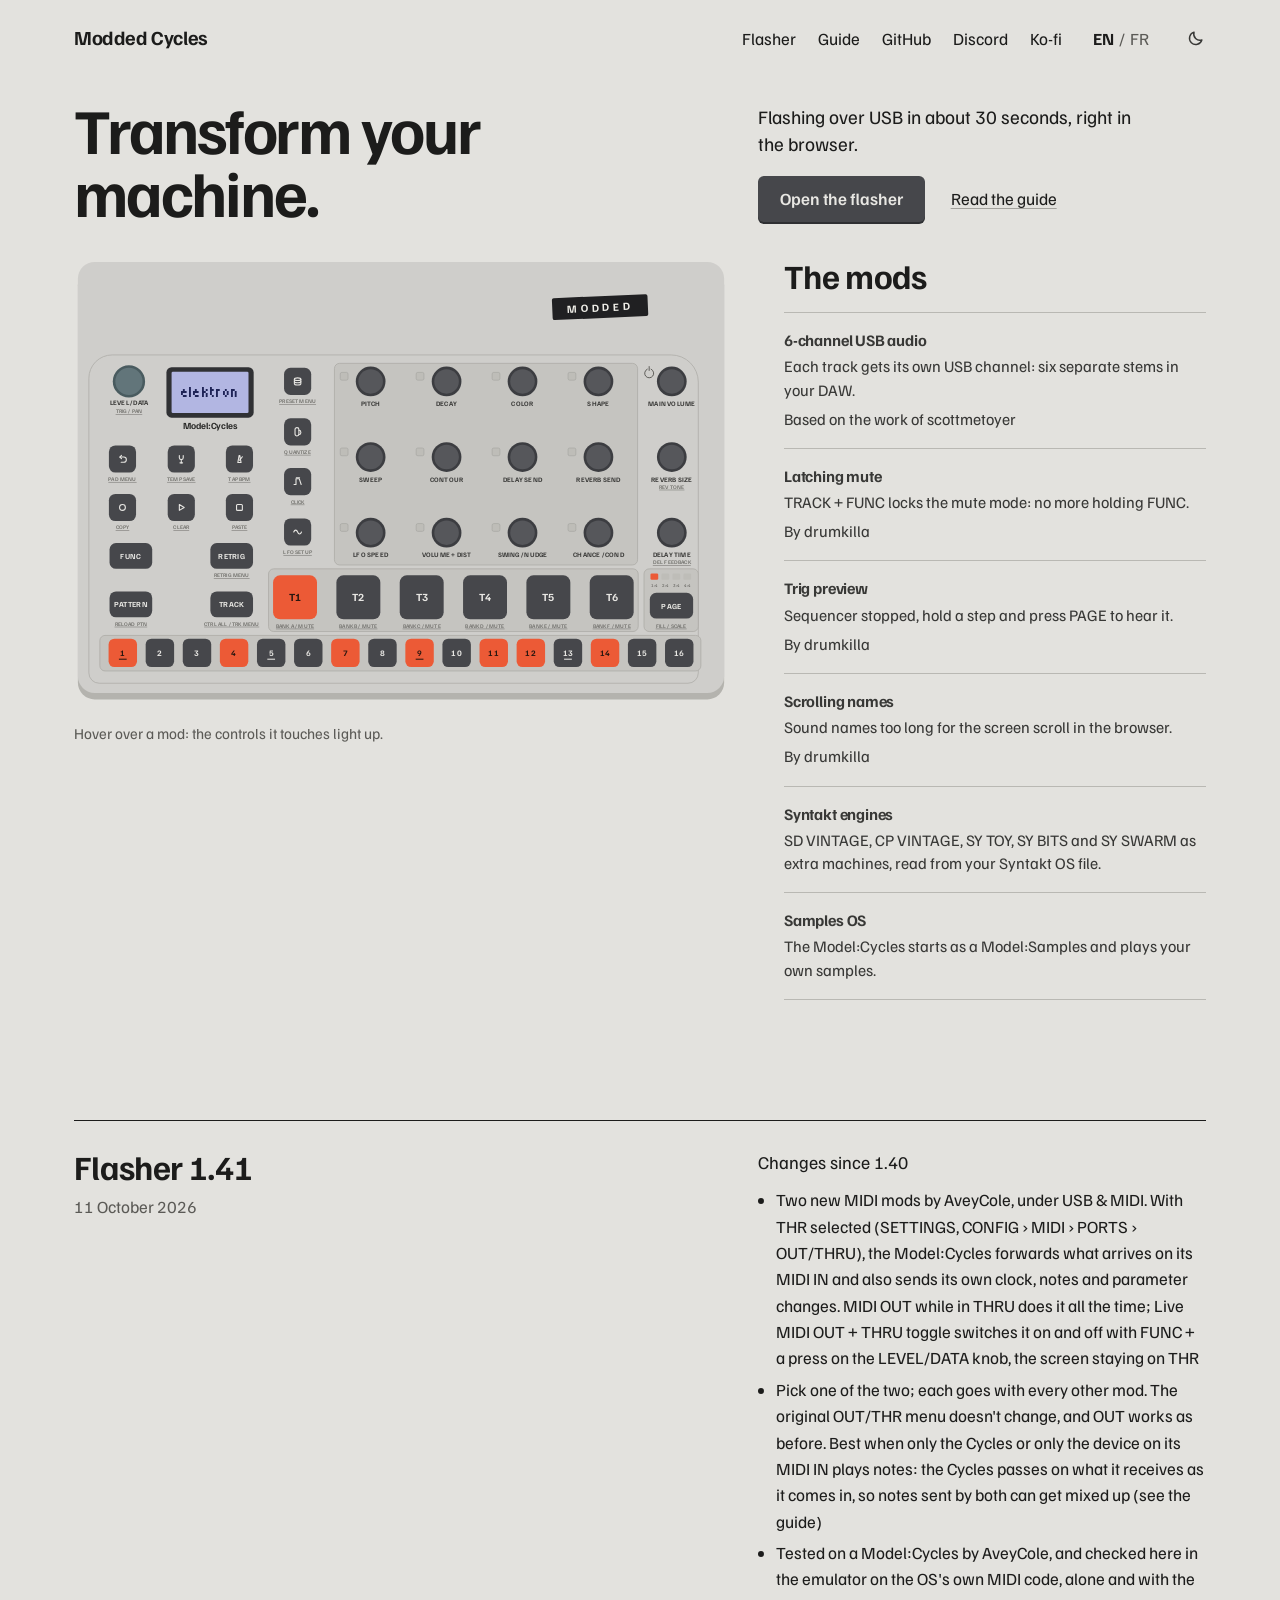
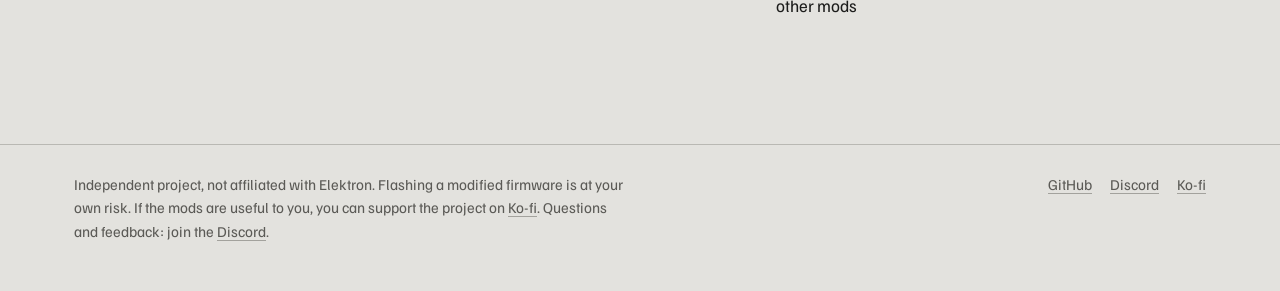
<file: modded-cycles-site/index.html>
<!DOCTYPE html>
<html lang="en">
<head>
<meta charset="utf-8">
<meta name="viewport" content="width=device-width, initial-scale=1">
<title>Modded Cycles</title>
<meta name="description" content="Firmware mods for the Elektron Model:Cycles: 6-channel USB audio, Syntakt engines, latching mute, trig preview. Patched in your browser from your own OS file.">
<meta name="theme-color" content="#e3e2de" media="(prefers-color-scheme: light)">
<meta name="theme-color" content="#1b1b1b" media="(prefers-color-scheme: dark)">
<link rel="icon" href="assets/icon.svg" type="image/svg+xml">
<link rel="preconnect" href="https://fonts.googleapis.com">
<link rel="preconnect" href="https://fonts.gstatic.com" crossorigin>
<link rel="stylesheet" href="https://fonts.googleapis.com/css2?family=Familjen+Grotesk:wght@400..700&family=Tiny5&display=swap">
<link rel="stylesheet" href="assets/site.css?v=2026-10-11-02">
<script>try{var l=localStorage.getItem("mc-lang"),t=localStorage.getItem("mc-theme")}catch(e){}document.documentElement.lang=l||(/^fr\b/i.test(navigator.language||"")?"fr":"en");if(t)document.documentElement.setAttribute("data-theme",t)</script>
<style>
  .intro{display:grid;grid-template-columns:minmax(0,7fr) minmax(0,5fr);gap:20px 56px;align-items:end;padding:44px 0 36px}
  .intro h1{font-size:clamp(40px,5vw,64px)}
  .intro p{font-size:19px;line-height:1.45;max-width:34ch;margin:0 0 18px}
  .act{display:flex;flex-wrap:wrap;align-items:center;gap:14px 26px}

  .bench{display:grid;grid-template-columns:minmax(0,1.55fr) minmax(0,1fr);gap:56px;align-items:start}
  .bench figure{margin:0;position:sticky;top:20px}
  .bench [data-device]{max-width:calc((100vh - 275px) * 1.467)}
  .bench figcaption{margin-top:18px;font-size:15px;color:var(--muted)}
  .bench h2{margin:0 0 18px}
  .mods{list-style:none;margin:0;padding:0;border-top:1px solid var(--line)}
  .mods a{display:block;padding:16px 0 17px;border-bottom:1px solid var(--line);text-decoration:none}
  .mods b{display:block;font-size:19px;letter-spacing:-.01em;margin-bottom:3px}
  .mods span{display:block;color:var(--ink-2);font-size:16px;line-height:1.45}
  .mods em{display:block;margin-top:6px;font-style:normal;font-size:14px;color:var(--muted)}
  .mods a:hover b,.mods a:focus-visible b{text-decoration:underline;text-decoration-color:var(--red);text-decoration-thickness:2px;text-underline-offset:.18em}
  .mods a:focus-visible{outline-offset:0}

  .release{display:grid;grid-template-columns:minmax(0,7fr) minmax(0,5fr);gap:12px 56px;margin-top:120px;padding-top:28px;border-top:1px solid var(--ink)}
  .release time{display:block;color:var(--muted);margin-top:10px}
  .release p{margin:0 0 .6em;font-size:18px}
  .release ul{margin:0;padding-left:1.1em}
  .release li{margin:.3em 0}

  @media (hover:none){.bench figcaption{display:none}}
  @media (max-width:900px){
    .intro{grid-template-columns:1fr;padding:36px 0 32px}
    .bench{grid-template-columns:1fr;gap:32px}
    .bench figure{position:static}
    .bench [data-device]{max-width:none}
    .release{grid-template-columns:1fr;margin-top:80px}
  }
</style>
</head>
<body data-page="home">

<header class="wrap top">
  <a class="brand" href="./">Modded Cycles</a>
  <nav aria-label="Site">
    <a href="flasher/">Flasher</a>
    <a href="guide/">Guide</a>
    <a href="https://github.com/18nelli18/Modded-Cycles" target="_blank" rel="noopener">GitHub</a>
    <a href="https://discord.gg/hWegtJZcmm" target="_blank" rel="noopener">Discord</a>
    <a href="https://ko-fi.com/18nelli" target="_blank" rel="noopener">Ko-fi</a>
  </nav>
  <div class="lang" role="group" aria-label="Language"><button type="button" data-lang="en" aria-pressed="true">EN</button>/<button type="button" data-lang="fr" aria-pressed="false">FR</button></div>
  <button type="button" class="theme-btn" aria-label="Dark mode"><svg class="moon" width="18" height="18" viewBox="0 0 20 20" fill="none" stroke="currentColor" stroke-width="1.6" stroke-linejoin="round" aria-hidden="true"><path d="M16.5 12.2A7 7 0 0 1 7.8 3.5a7 7 0 1 0 8.7 8.7z"/></svg><svg class="sun" width="18" height="18" viewBox="0 0 20 20" fill="none" stroke="currentColor" stroke-width="1.6" stroke-linecap="round" aria-hidden="true"><circle cx="10" cy="10" r="3.6"/><path d="M10 1.8v2M10 16.2v2M1.8 10h2M16.2 10h2M4.2 4.2l1.4 1.4M14.4 14.4l1.4 1.4M4.2 15.8l1.4-1.4M14.4 5.6l1.4-1.4"/></svg></button>
</header>

<main class="wrap">
  <section class="intro">
    <h1><span data-l="en">Transform your machine.</span><span data-l="fr">Transformez votre machine.</span></h1>
    <div>
      <p><span data-l="en">Flashing over USB in about 30 seconds, right in the browser.</span><span data-l="fr">Flash en USB en une trentaine de secondes, dans le navigateur.</span></p>
      <div class="act">
        <a class="btn" href="flasher/"><span data-l="en">Open the flasher</span><span data-l="fr">Ouvrir le flasher</span></a>
        <a href="guide/"><span data-l="en">Read the guide</span><span data-l="fr">Lire le guide</span></a>
      </div>
    </div>
  </section>

  <section class="bench">
    <figure>
      <div data-device="seq"></div>
      <figcaption><span data-l="en">Hover over a mod: the controls it touches light up.</span><span data-l="fr">Survolez un mod : les commandes qu'il touche s'allument.</span></figcaption>
    </figure>
    <div>
      <h2><span data-l="en">The mods</span><span data-l="fr">Les mods</span></h2>
      <ol class="mods">
        <li><a href="guide/#usb6" data-hl="pads" data-lcd="USB AUDIO/>6 CHANNELS">
          <b><span data-l="en">6-channel USB audio</span><span data-l="fr">Audio USB 6 canaux</span></b>
          <span><span data-l="en">Each track gets its own USB channel: six separate stems in your DAW.</span><span data-l="fr">Chaque piste a son propre canal USB : six pistes séparées dans votre logiciel.</span></span>
          <em><span data-l="en">Based on the work of scottmetoyer</span><span data-l="fr">D'après le travail de scottmetoyer</span></em></a></li>
        <li><a href="guide/#mute" data-hl="track,func" data-lcd="MUTE/>LOCKED">
          <b><span data-l="en">Latching mute</span><span data-l="fr">Mute verrouillé</span></b>
          <span><span data-l="en">TRACK + FUNC locks the mute mode: no more holding FUNC.</span><span data-l="fr">TRACK + FUNC verrouille le mode mute : plus besoin de tenir FUNC.</span></span>
          <em><span data-l="en">By drumkilla</span><span data-l="fr">Par drumkilla</span></em></a></li>
        <li><a href="guide/#preview" data-hl="s5,page" data-lcd="TRIG 5/>PREVIEW">
          <b><span data-l="en">Trig preview</span><span data-l="fr">Écoute d'un pas</span></b>
          <span><span data-l="en">Sequencer stopped, hold a step and press PAGE to hear it.</span><span data-l="fr">Séquenceur à l'arrêt, maintenez un pas et appuyez sur PAGE pour l'entendre.</span></span>
          <em><span data-l="en">By drumkilla</span><span data-l="fr">Par drumkilla</span></em></a></li>
        <li><a href="guide/#scroll" data-hl="lcd" data-lcd="~Deep Ocean Pad Wash 02">
          <b><span data-l="en">Scrolling names</span><span data-l="fr">Noms qui défilent</span></b>
          <span><span data-l="en">Sound names too long for the screen scroll in the browser.</span><span data-l="fr">Les noms de sons trop longs pour l'écran défilent dans le navigateur.</span></span>
          <em><span data-l="en">By drumkilla</span><span data-l="fr">Par drumkilla</span></em></a></li>
        <li><a href="guide/#syntakt" data-hl="lcd,machines,synth" data-lcd="menu">
          <b><span data-l="en">Syntakt engines</span><span data-l="fr">Moteurs du Syntakt</span></b>
          <span><span data-l="en">SD VINTAGE, CP VINTAGE, SY TOY, SY BITS and SY SWARM as extra machines, read from your Syntakt OS file.</span><span data-l="fr">SD VINTAGE, CP VINTAGE, SY TOY, SY BITS et SY SWARM en machines supplémentaires, lus dans votre fichier d'OS Syntakt.</span></span></a></li>
        <li><a href="guide/#samples" data-hl="lcd,pads" data-lcd="SAMPLES OS/>MODEL:SAMPLES">
          <b><span data-l="en">Samples OS</span><span data-l="fr">OS Samples</span></b>
          <span><span data-l="en">The Model:Cycles starts as a Model:Samples and plays your own samples.</span><span data-l="fr">Le Model:Cycles démarre en Model:Samples et joue vos propres samples.</span></span></a></li>
      </ol>
    </div>
  </section>

  <section class="release" id="version">
    <div>
      <h2>Flasher <span data-rel="version">1.0</span></h2>
      <time data-rel="date">2026-10-01</time>
    </div>
    <div data-rel="changes"></div>
  </section>
</main>

<footer class="foot">
  <div class="wrap">
    <p>
      <span data-l="en">Independent project, not affiliated with Elektron. Flashing a modified firmware is at your own risk. If the mods are useful to you, you can support the project on <a href="https://ko-fi.com/18nelli" target="_blank" rel="noopener">Ko-fi</a>. Questions and feedback: join the <a href="https://discord.gg/hWegtJZcmm" target="_blank" rel="noopener">Discord</a>.</span>
      <span data-l="fr">Projet indépendant, non affilié à Elektron. Flasher un firmware modifié se fait à vos risques. Si ces mods vous servent, vous pouvez soutenir le projet sur <a href="https://ko-fi.com/18nelli" target="_blank" rel="noopener">Ko-fi</a>. Questions et retours : rejoignez le <a href="https://discord.gg/hWegtJZcmm" target="_blank" rel="noopener">Discord</a>.</span>
    </p>
    <nav aria-label="Footer"><a href="https://github.com/18nelli18/Modded-Cycles" target="_blank" rel="noopener">GitHub</a><a href="https://discord.gg/hWegtJZcmm" target="_blank" rel="noopener">Discord</a><a href="https://ko-fi.com/18nelli" target="_blank" rel="noopener">Ko-fi</a></nav>
  </div>
</footer>

<script src="assets/release.js?v=2026-10-11-02"></script>
<script src="assets/cycles.js?v=2026-10-11-02"></script>
<script src="assets/site.js?v=2026-10-11-02"></script>
</body>
</html>
</file>
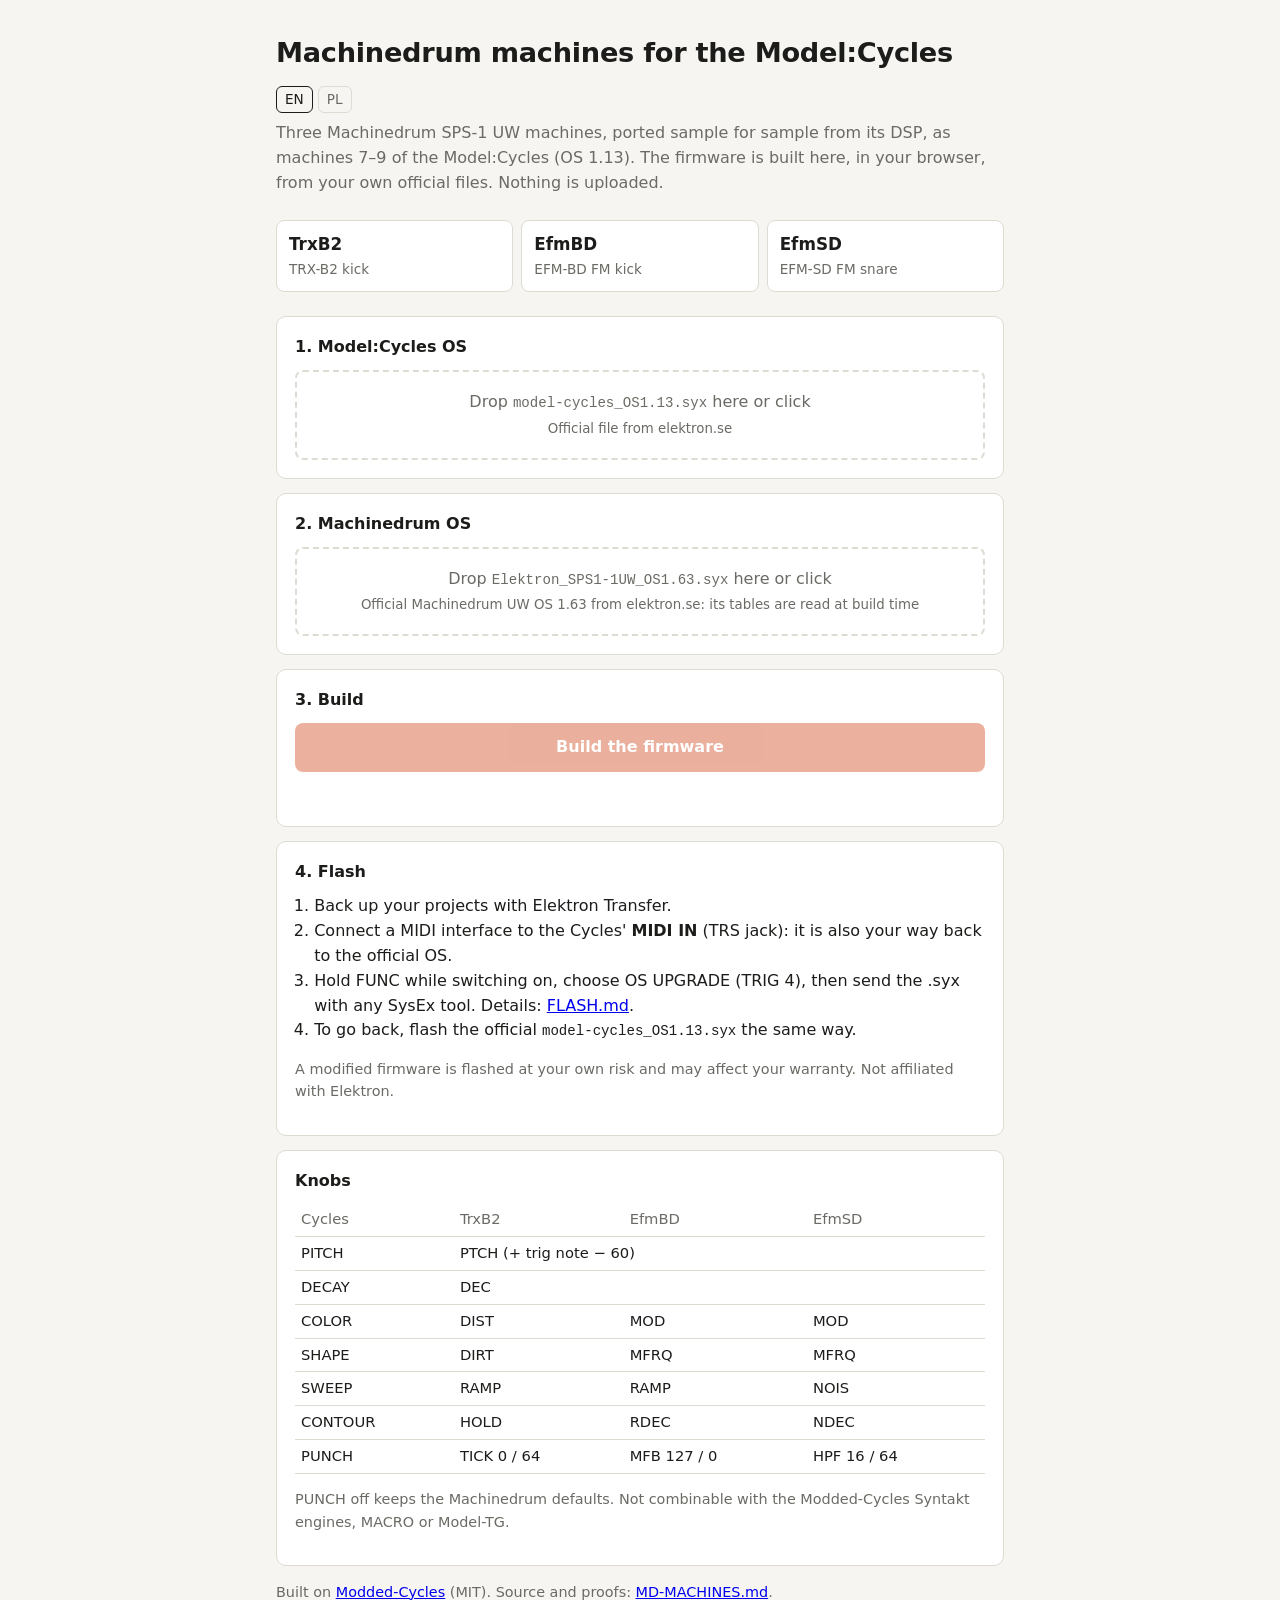
<file: docs/md/index.html>
<!doctype html>
<html lang="en">
<head>
<meta charset="utf-8">
<meta name="viewport" content="width=device-width, initial-scale=1">
<title>Machinedrum Machines Patcher</title>
<meta name="description" content="Add the Machinedrum TRX-B2, EFM-BD and EFM-SD machines to your Model:Cycles, built in your browser from your own official firmware files.">
<style>
:root {
  --bg: #f6f5f2; --panel: #ffffff; --ink: #1c1c1a; --muted: #6b6a64; --line: #dedbd3;
  --accent: #d4502a; --accent-ink: #ffffff; --ok: #2f7d4a; --bad: #b3261e; --drop: #fbf3ee;
}
@media (prefers-color-scheme: dark) {
  :root:not([data-theme="light"]) {
    --bg: #161614; --panel: #201f1c; --ink: #ecebe6; --muted: #9c9a92; --line: #34322d;
    --accent: #ef6a42; --accent-ink: #160b07; --ok: #6cc28a; --bad: #f2867d; --drop: #2a211d;
  }
}
:root[data-theme="dark"] {
  --bg: #161614; --panel: #201f1c; --ink: #ecebe6; --muted: #9c9a92; --line: #34322d;
  --accent: #ef6a42; --accent-ink: #160b07; --ok: #6cc28a; --bad: #f2867d; --drop: #2a211d;
}
* { box-sizing: border-box; }
body { margin: 0; background: var(--bg); color: var(--ink);
  font: 16px/1.55 system-ui, -apple-system, "Segoe UI", Roboto, sans-serif; }
main { max-width: 760px; margin: 0 auto; padding: 32px 16px 64px; }
header { display: flex; justify-content: space-between; align-items: baseline; gap: 12px; flex-wrap: wrap; }
h1 { font-size: 1.7rem; margin: 0; letter-spacing: -0.01em; }
.lang button { background: none; border: 1px solid var(--line); color: var(--muted); border-radius: 6px;
  padding: 2px 8px; cursor: pointer; font: inherit; font-size: .85rem; }
.lang button[aria-pressed="true"] { color: var(--ink); border-color: var(--ink); }
p.lead { color: var(--muted); margin: 8px 0 24px; }
.machines { display: grid; grid-template-columns: repeat(3, 1fr); gap: 8px; margin: 0 0 24px; }
.machines div { background: var(--panel); border: 1px solid var(--line); border-radius: 8px; padding: 10px 12px; }
.machines b { display: block; font-size: 1.05rem; }
.machines span { color: var(--muted); font-size: .85rem; }
.step { background: var(--panel); border: 1px solid var(--line); border-radius: 10px; padding: 18px; margin-bottom: 14px; }
.step h2 { font-size: 1rem; margin: 0 0 10px; }
.drop { display: block; border: 2px dashed var(--line); border-radius: 8px; padding: 18px; text-align: center;
  cursor: pointer; color: var(--muted); transition: background .15s, border-color .15s; }
.drop.over { background: var(--drop); border-color: var(--accent); }
.drop.done { border-style: solid; border-color: var(--ok); color: var(--ink); }
.drop input { display: none; }
.drop small { display: block; margin-top: 4px; }
button.go { width: 100%; padding: 12px; border: 0; border-radius: 8px; background: var(--accent); color: var(--accent-ink);
  font: inherit; font-weight: 600; cursor: pointer; }
button.go:disabled { opacity: .45; cursor: not-allowed; }
#status { margin-top: 12px; min-height: 1.5em; }
#status.ok { color: var(--ok); }
#status.bad { color: var(--bad); }
a.dl { display: none; margin-top: 10px; text-align: center; padding: 12px; border-radius: 8px; border: 1px solid var(--ok);
  color: var(--ok); font-weight: 600; text-decoration: none; }
code { font-size: .88em; overflow-wrap: anywhere; }
table { width: 100%; border-collapse: collapse; font-size: .92rem; }
th, td { text-align: left; padding: 5px 6px; border-bottom: 1px solid var(--line); vertical-align: top; }
th { color: var(--muted); font-weight: 500; }
.note { color: var(--muted); font-size: .9rem; }
ol { padding-left: 1.2em; margin: 0; }
[data-l] { display: none; }
html[lang="en"] [data-l="en"], html[lang="pl"] [data-l="pl"] { display: revert; }
@media (max-width: 560px) { .machines { grid-template-columns: 1fr; } }
</style>
<script>
try { var l = localStorage.getItem("md-lang"); } catch (e) {}
document.documentElement.lang = l || (/^pl\b/i.test(navigator.language || "") ? "pl" : "en");
</script>
</head>
<body>
<main>
<header>
  <h1><span data-l="en">Machinedrum machines for the Model:Cycles</span><span data-l="pl">Maszyny Machinedruma na Model:Cycles</span></h1>
  <div class="lang"><button data-set="en">EN</button> <button data-set="pl">PL</button></div>
</header>
<p class="lead">
  <span data-l="en">Three Machinedrum SPS-1 UW machines, ported sample for sample from its DSP, as machines 7–9 of the Model:Cycles (OS 1.13). The firmware is built here, in your browser, from your own official files. Nothing is uploaded.</span>
  <span data-l="pl">Trzy maszyny z Machinedruma SPS-1 UW, przeniesione z jego DSP co do próbki, jako maszyny 7–9 Model:Cycles (OS 1.13). Firmware powstaje tutaj, w przeglądarce, z Twoich własnych oficjalnych plików. Nic nie jest wysyłane.</span>
</p>
<div class="machines">
  <div><b>TrxB2</b><span>TRX-B2 kick</span></div>
  <div><b>EfmBD</b><span>EFM-BD FM kick</span></div>
  <div><b>EfmSD</b><span>EFM-SD FM snare</span></div>
</div>

<section class="step">
  <h2><span data-l="en">1. Model:Cycles OS</span><span data-l="pl">1. OS Model:Cycles</span></h2>
  <label class="drop" id="drop-cyc">
    <input type="file" accept=".syx" id="file-cyc">
    <span class="what"><span data-l="en">Drop <code>model-cycles_OS1.13.syx</code> here or click</span><span data-l="pl">Upuść tu <code>model-cycles_OS1.13.syx</code> albo kliknij</span></span>
    <small><span data-l="en">Official file from elektron.se</span><span data-l="pl">Oficjalny plik z elektron.se</span></small>
  </label>
</section>

<section class="step">
  <h2><span data-l="en">2. Machinedrum OS</span><span data-l="pl">2. OS Machinedruma</span></h2>
  <label class="drop" id="drop-md">
    <input type="file" accept=".syx" id="file-md">
    <span class="what"><span data-l="en">Drop <code>Elektron_SPS1-1UW_OS1.63.syx</code> here or click</span><span data-l="pl">Upuść tu <code>Elektron_SPS1-1UW_OS1.63.syx</code> albo kliknij</span></span>
    <small><span data-l="en">Official Machinedrum UW OS 1.63 from elektron.se: its tables are read at build time</span><span data-l="pl">Oficjalny OS 1.63 Machinedruma UW z elektron.se: tabele są z niego czytane przy budowaniu</span></small>
  </label>
</section>

<section class="step">
  <h2><span data-l="en">3. Build</span><span data-l="pl">3. Zbuduj</span></h2>
  <button class="go" id="go" disabled><span data-l="en">Build the firmware</span><span data-l="pl">Zbuduj firmware</span></button>
  <div id="status" role="status"></div>
  <a class="dl" id="dl" download="model-cycles_OS1.13_md.syx"><span data-l="en">Download model-cycles_OS1.13_md.syx</span><span data-l="pl">Pobierz model-cycles_OS1.13_md.syx</span></a>
</section>

<section class="step">
  <h2><span data-l="en">4. Flash</span><span data-l="pl">4. Wgraj</span></h2>
  <ol>
    <li><span data-l="en">Back up your projects with Elektron Transfer.</span><span data-l="pl">Zrób kopię projektów w Elektron Transfer.</span></li>
    <li><span data-l="en">Connect a MIDI interface to the Cycles' <b>MIDI IN</b> (TRS jack): it is also your way back to the official OS.</span><span data-l="pl">Podłącz interfejs MIDI do <b>MIDI IN</b> Cycles (jack TRS): tą drogą zawsze wrócisz do oryginalnego OS.</span></li>
    <li><span data-l="en">Hold FUNC while switching on, choose OS UPGRADE (TRIG 4), then send the .syx with any SysEx tool. Details: </span><span data-l="pl">Trzymaj FUNC przy włączaniu, wybierz OS UPGRADE (TRIG 4) i wyślij plik .syx dowolnym programem do SysEx. Szczegóły: </span><a href="https://github.com/18nelli18/Modded-Cycles/blob/main/FLASH.md">FLASH.md</a>.</li>
    <li><span data-l="en">To go back, flash the official <code>model-cycles_OS1.13.syx</code> the same way.</span><span data-l="pl">Powrót: wgraj tak samo oficjalny <code>model-cycles_OS1.13.syx</code>.</span></li>
  </ol>
  <p class="note"><span data-l="en">A modified firmware is flashed at your own risk and may affect your warranty. Not affiliated with Elektron.</span><span data-l="pl">Zmodyfikowany firmware wgrywasz na własne ryzyko; może to wpłynąć na gwarancję. Projekt niezwiązany z Elektron.</span></p>
</section>

<section class="step">
  <h2><span data-l="en">Knobs</span><span data-l="pl">Gałki</span></h2>
  <table>
    <tr><th>Cycles</th><th>TrxB2</th><th>EfmBD</th><th>EfmSD</th></tr>
    <tr><td>PITCH</td><td colspan="3"><span data-l="en">PTCH (+ trig note − 60)</span><span data-l="pl">PTCH (+ nuta trigu − 60)</span></td></tr>
    <tr><td>DECAY</td><td colspan="3">DEC</td></tr>
    <tr><td>COLOR</td><td>DIST</td><td>MOD</td><td>MOD</td></tr>
    <tr><td>SHAPE</td><td>DIRT</td><td>MFRQ</td><td>MFRQ</td></tr>
    <tr><td>SWEEP</td><td>RAMP</td><td>RAMP</td><td>NOIS</td></tr>
    <tr><td>CONTOUR</td><td>HOLD</td><td>RDEC</td><td>NDEC</td></tr>
    <tr><td>PUNCH</td><td>TICK 0 / 64</td><td>MFB 127 / 0</td><td>HPF 16 / 64</td></tr>
  </table>
  <p class="note"><span data-l="en">PUNCH off keeps the Machinedrum defaults. Not combinable with the Modded-Cycles Syntakt engines, MACRO or Model-TG.</span><span data-l="pl">PUNCH wyłączony zostawia wartości domyślne z Machinedruma. Nie łączy się z maszynami Syntakta, MACRO ani Model-TG z Modded-Cycles.</span></p>
</section>
<p class="note"><span data-l="en">Built on </span><span data-l="pl">Zbudowane na </span><a href="https://github.com/18nelli18/Modded-Cycles">Modded-Cycles</a> (MIT). <span data-l="en">Source and proofs: </span><span data-l="pl">Kod i dowody: </span><a href="https://github.com/Talachan12/Elektron-Model-Machinedrum/blob/main/MD-MACHINES.md">MD-MACHINES.md</a>.</p>
</main>

<script src="../flasher/builder.js"></script>
<script src="md-data.js"></script>
<script src="md.js"></script>
<script>
(function () {
  "use strict";
  const T = {
    en: { building: "Building… (a few seconds)", ok: (s) => "Done. Patched MAIN OS SHA-256 " + s.slice(0, 16) + "… matches the reference.", need: "Choose both files first.",
          cyc: "This is not a Model:Cycles OS file (model-cycles_OS1.13.syx).", md: "This is not a Machinedrum OS file (Elektron_SPS1-1UW_OS1.63.syx)." },
    pl: { building: "Buduję… (kilka sekund)", ok: (s) => "Gotowe. SHA-256 MAIN OS " + s.slice(0, 16) + "… zgodny z wzorcem.", need: "Najpierw wybierz oba pliki.",
          cyc: "To nie jest plik OS Model:Cycles (model-cycles_OS1.13.syx).", md: "To nie jest plik OS Machinedruma (Elektron_SPS1-1UW_OS1.63.syx)." },
  };
  const t = (k, ...a) => { const v = T[document.documentElement.lang] [k]; return typeof v === "function" ? v(...a) : v; };
  const files = { cyc: null, md: null };
  const go = document.getElementById("go"), status = document.getElementById("status"), dl = document.getElementById("dl");
  const say = (msg, cls) => { status.textContent = msg; status.className = cls || ""; };

  document.querySelectorAll(".lang button").forEach((b) => {
    b.setAttribute("aria-pressed", String(b.dataset.set === document.documentElement.lang));
    b.addEventListener("click", () => {
      document.documentElement.lang = b.dataset.set;
      try { localStorage.setItem("md-lang", b.dataset.set); } catch (e) {}
      document.querySelectorAll(".lang button").forEach((x) => x.setAttribute("aria-pressed", String(x === b)));
    });
  });

  function take(key, file) {
    const box = document.getElementById("drop-" + key);
    file.arrayBuffer().then((buf) => {
      const b = new Uint8Array(buf);
      // F0 00 20 3C <produit> : 0x11 Model:Cycles, 0x02 Machinedrum
      const product = b.length > 5 && b[0] === 0xf0 && b[1] === 0x00 && b[2] === 0x20 && b[3] === 0x3c ? b[4] : -1;
      if (product !== (key === "cyc" ? 0x11 : 0x02)) {
        files[key] = null;
        box.classList.remove("done");
        go.disabled = true;
        return say(t(key), "bad");
      }
      files[key] = b;
      box.classList.add("done");
      box.querySelector(".what").textContent = file.name + " (" + Math.round(buf.byteLength / 1024) + " KB)";
      go.disabled = !(files.cyc && files.md);
      dl.style.display = "none";
      say("");
    });
  }
  for (const key of ["cyc", "md"]) {
    const box = document.getElementById("drop-" + key), input = document.getElementById("file-" + key);
    input.addEventListener("change", () => input.files[0] && take(key, input.files[0]));
    box.addEventListener("dragover", (e) => { e.preventDefault(); box.classList.add("over"); });
    box.addEventListener("dragleave", () => box.classList.remove("over"));
    box.addEventListener("drop", (e) => {
      e.preventDefault(); box.classList.remove("over");
      if (e.dataTransfer.files[0]) take(key, e.dataTransfer.files[0]);
    });
  }

  go.addEventListener("click", () => {
    if (!(files.cyc && files.md)) return say(t("need"), "bad");
    go.disabled = true;
    say(t("building"));
    setTimeout(() => {
      try {
        const r = window.MDPatch.patch(files.cyc, files.md, window.MD_WEB);
        const url = URL.createObjectURL(new Blob([r.raw], { type: "application/octet-stream" }));
        dl.href = url;
        dl.style.display = "block";
        say(t("ok", r.mainOsSha), "ok");
      } catch (e) {
        say(e.message, "bad");
      }
      go.disabled = false;
    }, 30);
  });
})();
</script>
</body>
</html>
</file>
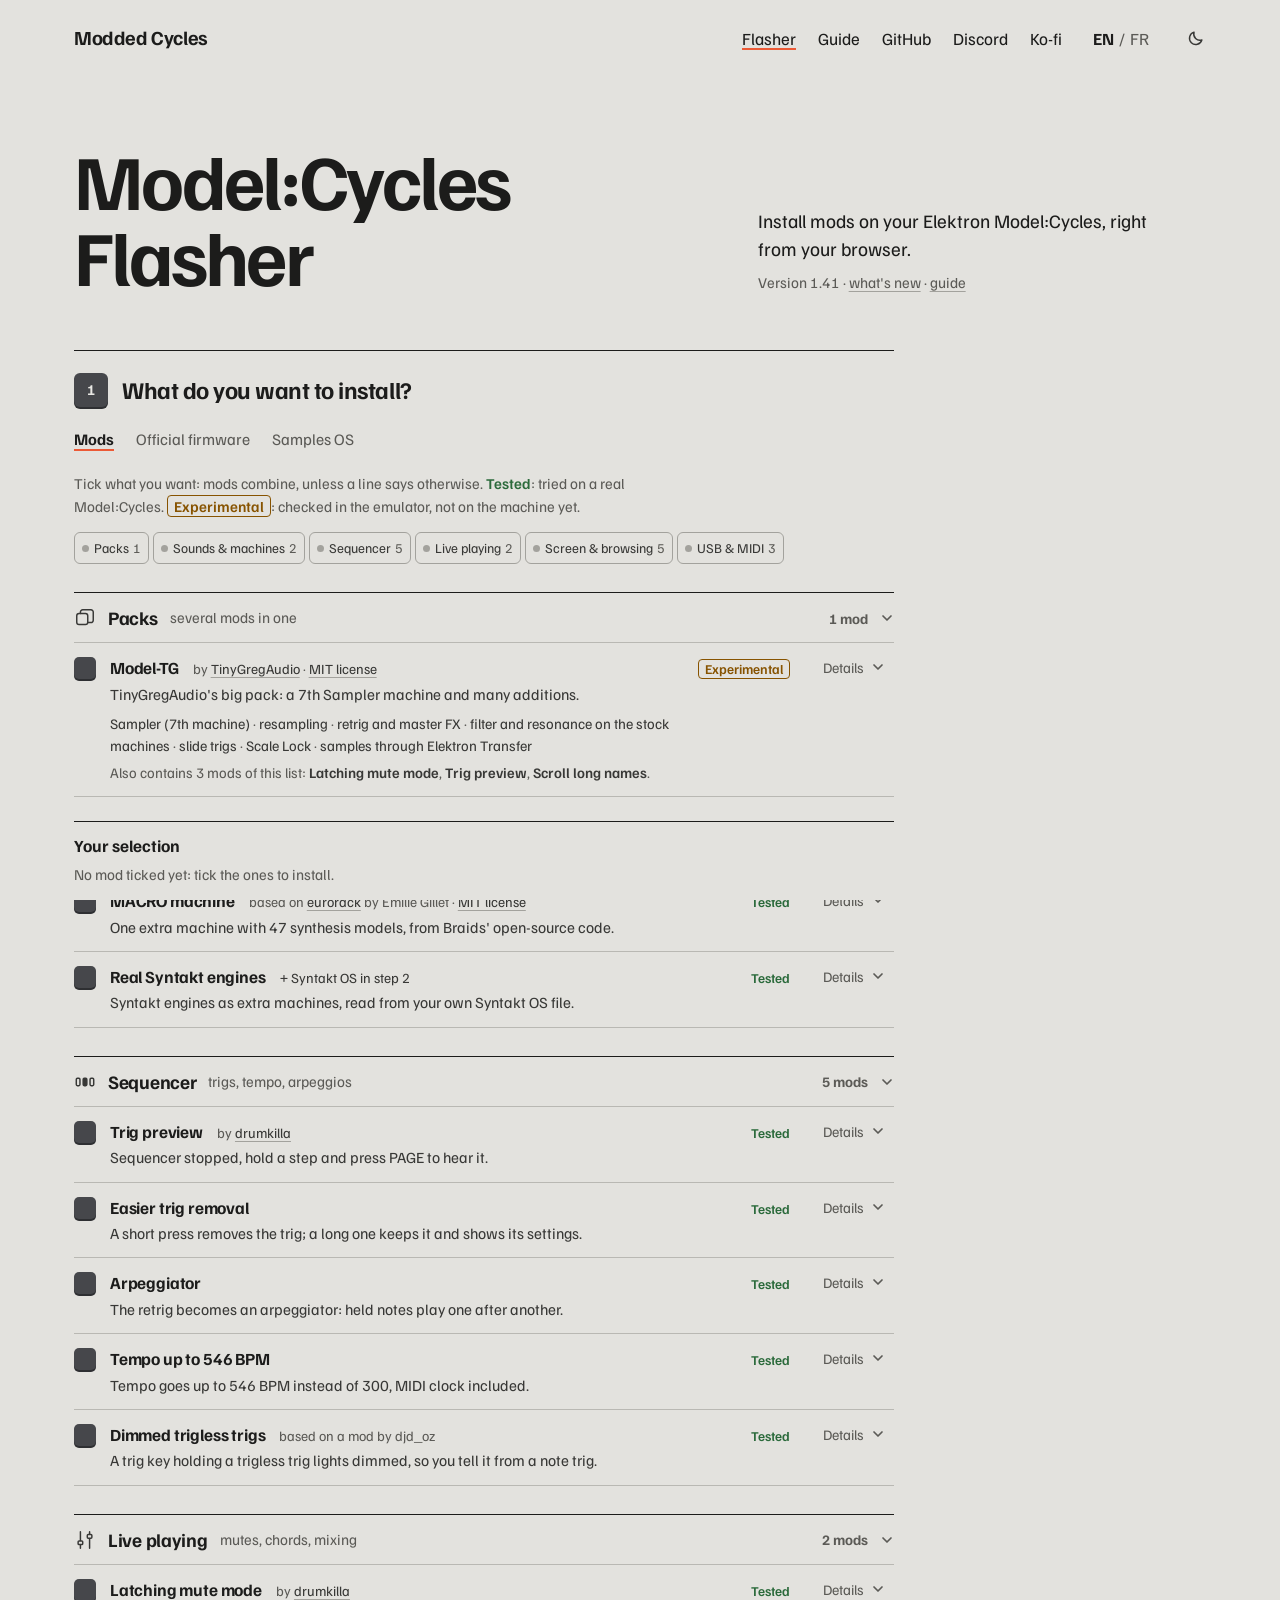
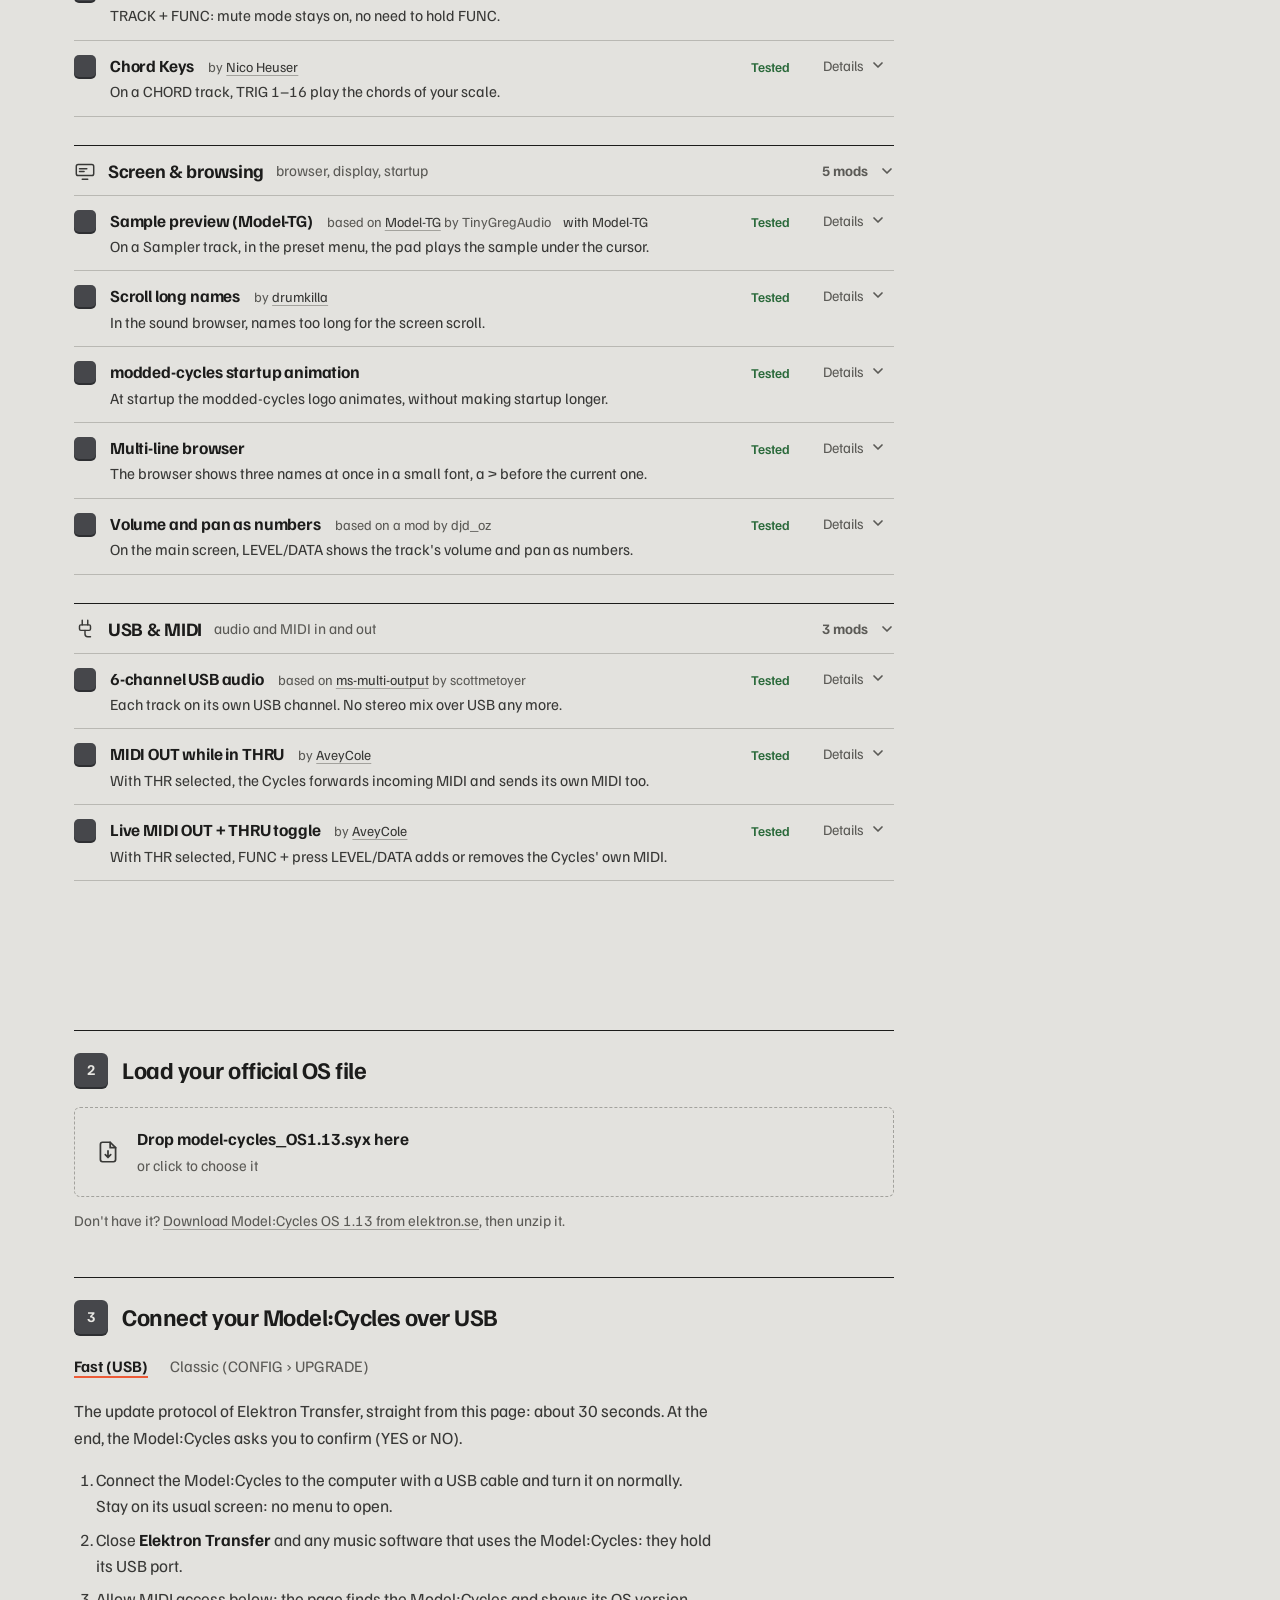
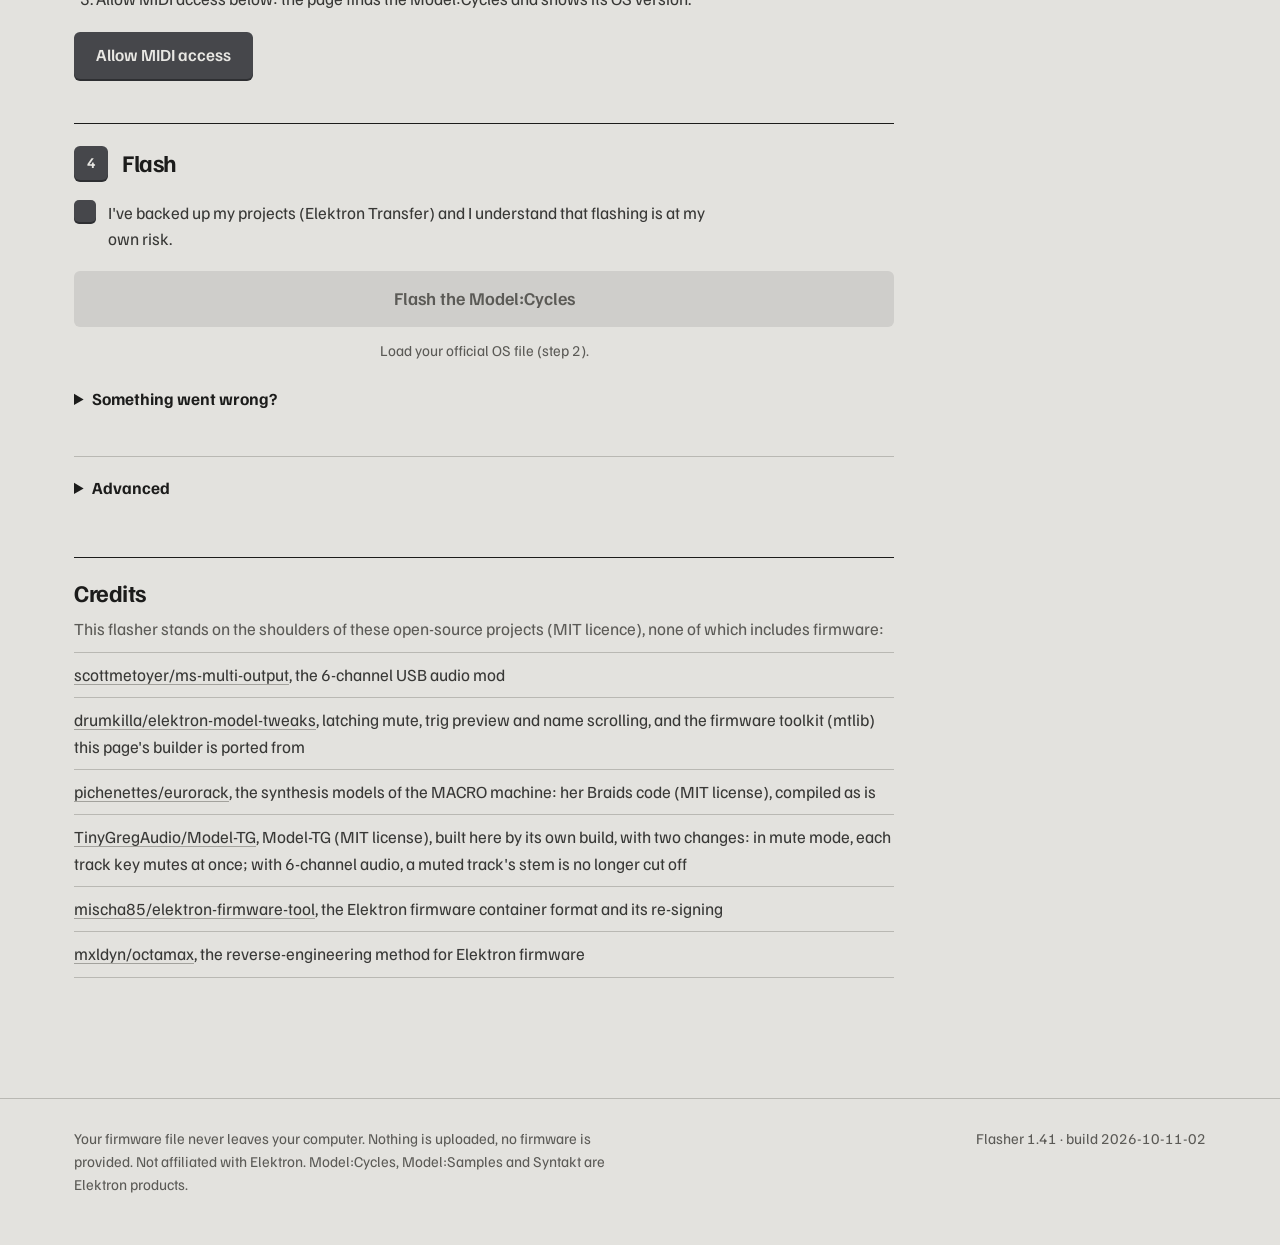
<file: modded-cycles-site/flasher/index.html>
<!DOCTYPE html>
<html lang="en">
<head>
<meta charset="utf-8">
<meta name="viewport" content="width=device-width, initial-scale=1">
<title>Model:Cycles Flasher</title>
<meta name="description" content="Install mods on the Elektron Model:Cycles from your browser, over USB in about 30 seconds (Web MIDI). No firmware is provided or uploaded: you bring your own official OS file.">
<meta name="theme-color" content="#e3e2de" media="(prefers-color-scheme: light)">
<meta name="theme-color" content="#1b1b1b" media="(prefers-color-scheme: dark)">
<link rel="icon" href="../assets/icon.svg" type="image/svg+xml">
<link rel="preconnect" href="https://fonts.googleapis.com">
<link rel="preconnect" href="https://fonts.gstatic.com" crossorigin>
<link rel="stylesheet" href="https://fonts.googleapis.com/css2?family=Familjen+Grotesk:wght@400..700&display=swap">
<link rel="stylesheet" href="../assets/site.css?v=2026-10-11-02">
<link rel="stylesheet" href="style.css?v=2026-10-11-02">
<script>try{var l=localStorage.getItem("mc-lang"),t=localStorage.getItem("mc-theme")}catch(e){}document.documentElement.lang=l||(/^fr\b/i.test(navigator.language||"")?"fr":"en");if(t)document.documentElement.setAttribute("data-theme",t)</script>
</head>
<body data-page="flasher">
<script>
  // Version stamp: an old date means the browser serves a cached copy -> hard reload.
  window.MC_BUILD = "2026-10-11-02";
  window.addEventListener("error", function (e) {
    var b = document.getElementById("errbar");
    if (!b) return;
    b.hidden = false;
    b.textContent = "Error: " + (e.message || e.error) +
      (e.filename ? "  [" + e.filename.split("/").pop() + ":" + e.lineno + "]" : "");
  });
</script>

<header class="wrap top">
  <a class="brand" href="../">Modded Cycles</a>
  <nav aria-label="Site">
    <a href="./" aria-current="page">Flasher</a>
    <a href="../guide/">Guide</a>
    <a href="https://github.com/18nelli18/Modded-Cycles" target="_blank" rel="noopener">GitHub</a>
    <a href="https://discord.gg/hWegtJZcmm" target="_blank" rel="noopener">Discord</a>
    <a href="https://ko-fi.com/18nelli" target="_blank" rel="noopener">Ko-fi</a>
  </nav>
  <div class="lang" role="group" aria-label="Language"><button type="button" data-lang="en" aria-pressed="true">EN</button>/<button type="button" data-lang="fr" aria-pressed="false">FR</button></div>
  <button type="button" class="theme-btn" aria-label="Dark mode"><svg class="moon" width="18" height="18" viewBox="0 0 20 20" fill="none" stroke="currentColor" stroke-width="1.6" stroke-linejoin="round" aria-hidden="true"><path d="M16.5 12.2A7 7 0 0 1 7.8 3.5a7 7 0 1 0 8.7 8.7z"/></svg><svg class="sun" width="18" height="18" viewBox="0 0 20 20" fill="none" stroke="currentColor" stroke-width="1.6" stroke-linecap="round" aria-hidden="true"><circle cx="10" cy="10" r="3.6"/><path d="M10 1.8v2M10 16.2v2M1.8 10h2M16.2 10h2M4.2 4.2l1.4 1.4M14.4 14.4l1.4 1.4M4.2 15.8l1.4-1.4M14.4 5.6l1.4-1.4"/></svg></button>
</header>

<main class="wrap fl">
  <div class="fl-head">
    <h1 data-i18n="title">Model:Cycles Flasher</h1>
    <div>
      <p data-i18n="tagline">Install mods on your Elektron Model:Cycles, right from your browser.</p>
      <p class="ver"><span data-l="en">Version</span><span data-l="fr">Version</span> <span data-rel="version">1.0</span> · <a href="../#version"><span data-l="en">what's new</span><span data-l="fr">nouveautés</span></a> · <a href="../guide/"><span data-l="en">guide</span><span data-l="fr">guide</span></a></p>
    </div>
  </div>

  <div id="errbar" class="alert bad" hidden></div>
  <div id="compat" class="alert bad" role="alert" hidden></div>

  <!-- 1. Choose -->
  <section class="step" id="step-choose" aria-labelledby="h1s">
    <header><span class="num">1</span><h2 id="h1s" data-i18n="s1">What do you want to install?</h2></header>
    <div class="step-body">
      <div class="seg" role="tablist" aria-label="Mode">
        <button type="button" role="tab" id="tab-mods" aria-selected="true" aria-controls="panel-mods" data-i18n="tab_mods">Mods</button>
        <button type="button" role="tab" id="tab-restore" aria-selected="false" aria-controls="panel-restore" data-i18n="tab_restore">Official firmware</button>
        <button type="button" role="tab" id="tab-samples" aria-selected="false" aria-controls="panel-samples" data-i18n="tab_samples">Samples OS</button>
      </div>
      <div id="panel-mods" role="tabpanel" aria-labelledby="tab-mods">
        <p class="mods-lede" data-i18n-html="mods_note"></p>
        <div class="find" id="mod-find" hidden>
          <svg class="mag" width="18" height="18" viewBox="0 0 20 20" fill="none" stroke="currentColor" stroke-width="1.7" stroke-linecap="round" aria-hidden="true"><circle cx="8.5" cy="8.5" r="5.8"/><path d="M13 13l4.5 4.5"/></svg>
          <label class="vh" for="mod-q" data-i18n="search_label">Search the mods</label>
          <input id="mod-q" type="search" autocomplete="off" spellcheck="false">
          <button type="button" class="clr" id="mod-q-clr" hidden>×</button>
        </div>
        <p class="found" id="mod-found" aria-live="polite" hidden></p>
        <ul class="cats" id="cats"></ul>
        <div id="features"></div>
        <div class="sel" id="mod-sel" role="region" aria-labelledby="sel-title"></div>
        <p class="vh" id="mod-live" aria-live="polite"></p>
        <div id="mod-sel-end" aria-hidden="true"></div>
      </div>
      <div id="panel-restore" role="tabpanel" aria-labelledby="tab-restore" hidden>
        <p class="panel-text" data-i18n-html="restore_text"></p>
        <p class="note" data-i18n-html="restore_from_samples"></p>
      </div>
      <div id="panel-samples" role="tabpanel" aria-labelledby="tab-samples" hidden>
        <div class="seg sub" role="radiogroup" aria-label="Machine">
          <button type="button" role="radio" id="smp-dir-cyc" aria-checked="true" data-i18n="smp_dir_cyc">Model:Cycles → Samples OS</button>
          <button type="button" role="radio" id="smp-dir-smp" aria-checked="false" data-i18n="smp_dir_smp">Model:Samples → Cycles OS</button>
          <button type="button" role="radio" id="smp-dir-back" aria-checked="false" data-i18n="smp_dir_back">Model:Samples: back to its OS</button>
        </div>
        <div id="smp-pane-cyc">
          <p class="samples-head"><span data-i18n="samples_title">Turn your Model:Cycles into a Model:Samples</span><span class="tag ok" data-i18n="tested">Tested</span></p>
          <p class="panel-text" data-i18n="samples_text"></p>
          <ul class="warn-list">
            <li data-i18n="samples_w1"></li>
            <li data-i18n-html="samples_w2"></li>
            <li data-i18n="samples_w3"></li>
          </ul>
          <label class="check"><input id="samples-ack" type="checkbox"><span data-i18n="samples_ack">I have a MIDI interface for the way back (to the Model:Cycles MIDI IN).</span></label>
        </div>
        <div id="smp-pane-smp" hidden>
          <p class="samples-head"><span data-i18n="cos_title">Turn your Model:Samples into a Model:Cycles</span><span class="tag exp" data-i18n="experimental">Experimental</span></p>
          <p class="panel-text" data-i18n="cos_text"></p>
          <ul class="warn-list">
            <li data-i18n="cos_w1"></li>
            <li data-i18n="cos_w5"></li>
            <li data-i18n-html="cos_w2"></li>
            <li data-i18n="cos_w3"></li>
            <li data-i18n="xos_reset"></li>
            <li data-i18n-html="cos_w4"></li>
          </ul>
          <label class="check"><input id="cos-ack" type="checkbox"><span data-i18n="cos_ack">I have backed up my samples and projects with Elektron Transfer, and I keep the official Model:Samples OS file for the way back.</span></label>
        </div>
        <div id="smp-pane-back" hidden>
          <p class="samples-head"><span data-i18n="sback_title">Give your Model:Samples its own OS back</span><span class="tag exp" data-i18n="experimental">Experimental</span></p>
          <p class="panel-text" data-i18n="sback_text"></p>
          <ul class="warn-list">
            <li data-i18n="sback_w1"></li>
            <li data-i18n-html="sback_w2"></li>
            <li data-i18n="xos_reset"></li>
          </ul>
        </div>
      </div>
    </div>
  </section>

  <!-- 2. OS file -->
  <section class="step" id="step-file" aria-labelledby="h2s">
    <header><span class="num">2</span><h2 id="h2s" data-i18n="s2">Load your official OS file</h2></header>
    <div class="step-body">
      <label class="drop" id="drop" tabindex="0">
        <span class="drop-ic"><svg width="26" height="26" viewBox="0 0 24 24" fill="none" stroke="currentColor" stroke-width="1.6" stroke-linecap="round" stroke-linejoin="round" aria-hidden="true"><path d="M14 3H7a2 2 0 0 0-2 2v14a2 2 0 0 0 2 2h10a2 2 0 0 0 2-2V8z"/><path d="M14 3v5h5"/><path class="arrow" d="M12 11v6M9.5 14.5 12 17l2.5-2.5"/></svg></span>
        <span class="drop-t"><strong id="drop-title" data-i18n="drop_title">Drop model-cycles_OS1.13.syx here</strong>
          <span id="drop-sub" data-i18n="drop_sub">or click to choose it</span></span>
        <input id="file" type="file" accept=".syx" hidden>
      </label>
      <p class="hint" data-i18n-html="get_os"></p>
      <div id="file-status" class="status" aria-live="polite"></div>
      <div id="drop2-wrap" hidden>
        <label class="drop" id="drop2" tabindex="0">
          <span class="drop-ic"><svg width="26" height="26" viewBox="0 0 24 24" fill="none" stroke="currentColor" stroke-width="1.6" stroke-linecap="round" stroke-linejoin="round" aria-hidden="true"><path d="M14 3H7a2 2 0 0 0-2 2v14a2 2 0 0 0 2 2h10a2 2 0 0 0 2-2V8z"/><path d="M14 3v5h5"/><path class="arrow" d="M12 11v6M9.5 14.5 12 17l2.5-2.5"/></svg></span>
          <span class="drop-t"><strong id="drop2-title" data-i18n="drop2_title">Drop model-samples_OS1.13.syx here</strong>
            <span id="drop2-sub" data-i18n="drop2_sub">the official Model:Samples OS — or click to choose it</span></span>
          <input id="file2" type="file" accept=".syx" hidden>
        </label>
        <p class="hint" data-i18n-html="get_os_samples"></p>
        <div id="file2-status" class="status" aria-live="polite"></div>
      </div>
      <div id="drop3-wrap" hidden>
        <label class="drop" id="drop3" tabindex="0">
          <span class="drop-ic"><svg width="26" height="26" viewBox="0 0 24 24" fill="none" stroke="currentColor" stroke-width="1.6" stroke-linecap="round" stroke-linejoin="round" aria-hidden="true"><path d="M14 3H7a2 2 0 0 0-2 2v14a2 2 0 0 0 2 2h10a2 2 0 0 0 2-2V8z"/><path d="M14 3v5h5"/><path class="arrow" d="M12 11v6M9.5 14.5 12 17l2.5-2.5"/></svg></span>
          <span class="drop-t"><strong id="drop3-title" data-i18n="drop3_title">Drop Syntakt_OS1.42.syx here</strong>
            <span id="drop3-sub" data-i18n="drop3_sub">the official Syntakt OS, for its engines — or click to choose it</span></span>
          <input id="file3" type="file" accept=".syx" hidden>
        </label>
        <p class="hint" data-i18n-html="get_os_syntakt"></p>
        <div id="file3-status" class="status" aria-live="polite"></div>
      </div>
    </div>
  </section>

  <!-- 3. Connect -->
  <section class="step" id="step-connect" aria-labelledby="h3s">
    <header><span class="num">3</span><h2 id="h3s" data-i18n="s3">Connect your Model:Cycles over USB</h2></header>
    <div class="step-body">
      <div class="seg" role="radiogroup" aria-label="Method">
        <button type="button" role="radio" id="m-fast" aria-checked="true" data-i18n="m_fast">Fast (USB)</button>
        <button type="button" role="radio" id="m-slow" aria-checked="false" data-i18n="m_slow">Classic (CONFIG › UPGRADE)</button>
      </div>
      <p class="panel-text method-note" id="method-note"></p>
      <ol class="howto" id="howto-fast">
        <li data-i18n-html="hf1"></li>
        <li data-i18n-html="hf2"></li>
        <li data-i18n-html="hf3"></li>
      </ol>
      <ol class="howto" id="howto-usb" hidden>
        <li data-i18n-html="hu1"></li>
        <li data-i18n-html="hu2"></li>
        <li data-i18n-html="hu3"></li>
      </ol>
      <div class="portrow">
        <button type="button" class="btn primary" id="allow" data-i18n="allow">Allow MIDI access</button>
        <select id="port" aria-label="MIDI output" hidden></select>
        <button type="button" class="btn secondary" id="refresh" data-i18n="refresh" hidden>Refresh</button>
      </div>
      <div id="midi-status" class="status" aria-live="polite"></div>
    </div>
  </section>

  <!-- 4. Flash -->
  <section class="step" id="step-flash" aria-labelledby="h4s">
    <header><span class="num">4</span><h2 id="h4s" data-i18n="s4">Flash</h2></header>
    <div class="step-body">
      <div class="summary" id="summary" hidden></div>
      <label class="check"><input id="ack" type="checkbox"><span data-i18n="ack">I've backed up my projects (Elektron Transfer) and I understand that flashing is at my own risk.</span></label>
      <div class="actions">
        <button type="button" class="btn primary big" id="flash" disabled data-i18n="flash_btn">Flash the Model:Cycles</button>
        <button type="button" class="btn secondary" id="stop" hidden data-i18n="stop">Stop</button>
      </div>
      <p class="missing" id="missing" aria-live="polite"></p>
      <p class="alt" id="alt" hidden><a class="btn secondary" id="download" data-i18n="download">Download the .syx</a>
        <span data-i18n-html="download_hint"></span></p>
      <div class="progress" id="progress" hidden>
        <div class="bar" role="progressbar" aria-valuemin="0" aria-valuemax="100" aria-valuenow="0" id="barwrap"><div id="bar"></div><i></i><i></i><i></i><i></i><i></i><i></i><i></i><i></i><i></i><i></i><i></i><i></i><i></i><i></i><i></i><i></i></div>
        <div class="meta"><span id="pct">0 %</span><span id="eta"></span></div>
        <div class="callout" id="watch"></div>
      </div>
      <div class="result" id="result" aria-live="polite"></div>
      <details class="trouble">
        <summary data-i18n="trouble">Something went wrong?</summary>
        <dl>
          <dt data-i18n="t1q">Nothing happens on the Model:Cycles screen</dt><dd data-i18n-html="t1a"></dd>
          <dt data-i18n="t2q">The transfer stops, or the Model:Cycles shows an error</dt><dd data-i18n-html="t2a"></dd>
          <dt data-i18n="t3q">No MIDI port in the list</dt><dd data-i18n-html="t3a"></dd>
          <dt data-i18n="t5q">The fast method doesn't find the Model:Cycles, or stops</dt><dd data-i18n-html="t5a"></dd>
          <dt data-i18n="t4q">The update over USB is refused, or the Model:Cycles doesn't start any more</dt><dd data-i18n-html="t4a"></dd>
        </dl>
      </details>
    </div>
  </section>

  <details class="adv" id="advanced">
    <summary data-i18n="advanced">Advanced</summary>
    <div class="field">
      <label for="pace" data-i18n="pace">Send speed margin</label>
      <input id="pace" type="number" min="0" step="0.1" value="1.4">
      <span class="hint" data-i18n="pace_hint">Classic method only. 1.4 by default: raise it to 2.0 if the transfer stalls.</span>
    </div>
    <div id="log" aria-live="off"></div>
  </details>

  <section class="credits" id="credits" aria-labelledby="hcr">
    <h2 id="hcr" data-i18n="credits">Credits</h2>
    <p data-i18n="credits_intro">This flasher stands on the shoulders of these open-source projects (MIT licence), none of which includes firmware:</p>
    <ul id="credits-list"></ul>
  </section>
</main>

<footer class="foot">
  <div class="wrap">
    <p><span data-i18n="privacy">Your firmware file never leaves your computer. Nothing is uploaded, no firmware is provided.</span>
      <span data-i18n-html="links"></span></p>
    <p>Flasher <span data-rel="version">1.0</span> <span id="build-stamp"></span></p>
  </div>
</footer>

<!-- ?v= : same version stamp as MC_BUILD, so a browser never mixes a new page with cached old scripts -->
<script src="../assets/release.js?v=2026-10-11-02"></script>
<script src="../assets/site.js?v=2026-10-11-02"></script>
<script src="builder.js?v=2026-10-11-02"></script>
<script src="tweaks.js?v=2026-10-11-02"></script>
<script src="flasher.js?v=2026-10-11-02"></script>
<script src="app.js?v=2026-10-11-02"></script>
</body>
</html>
</file>
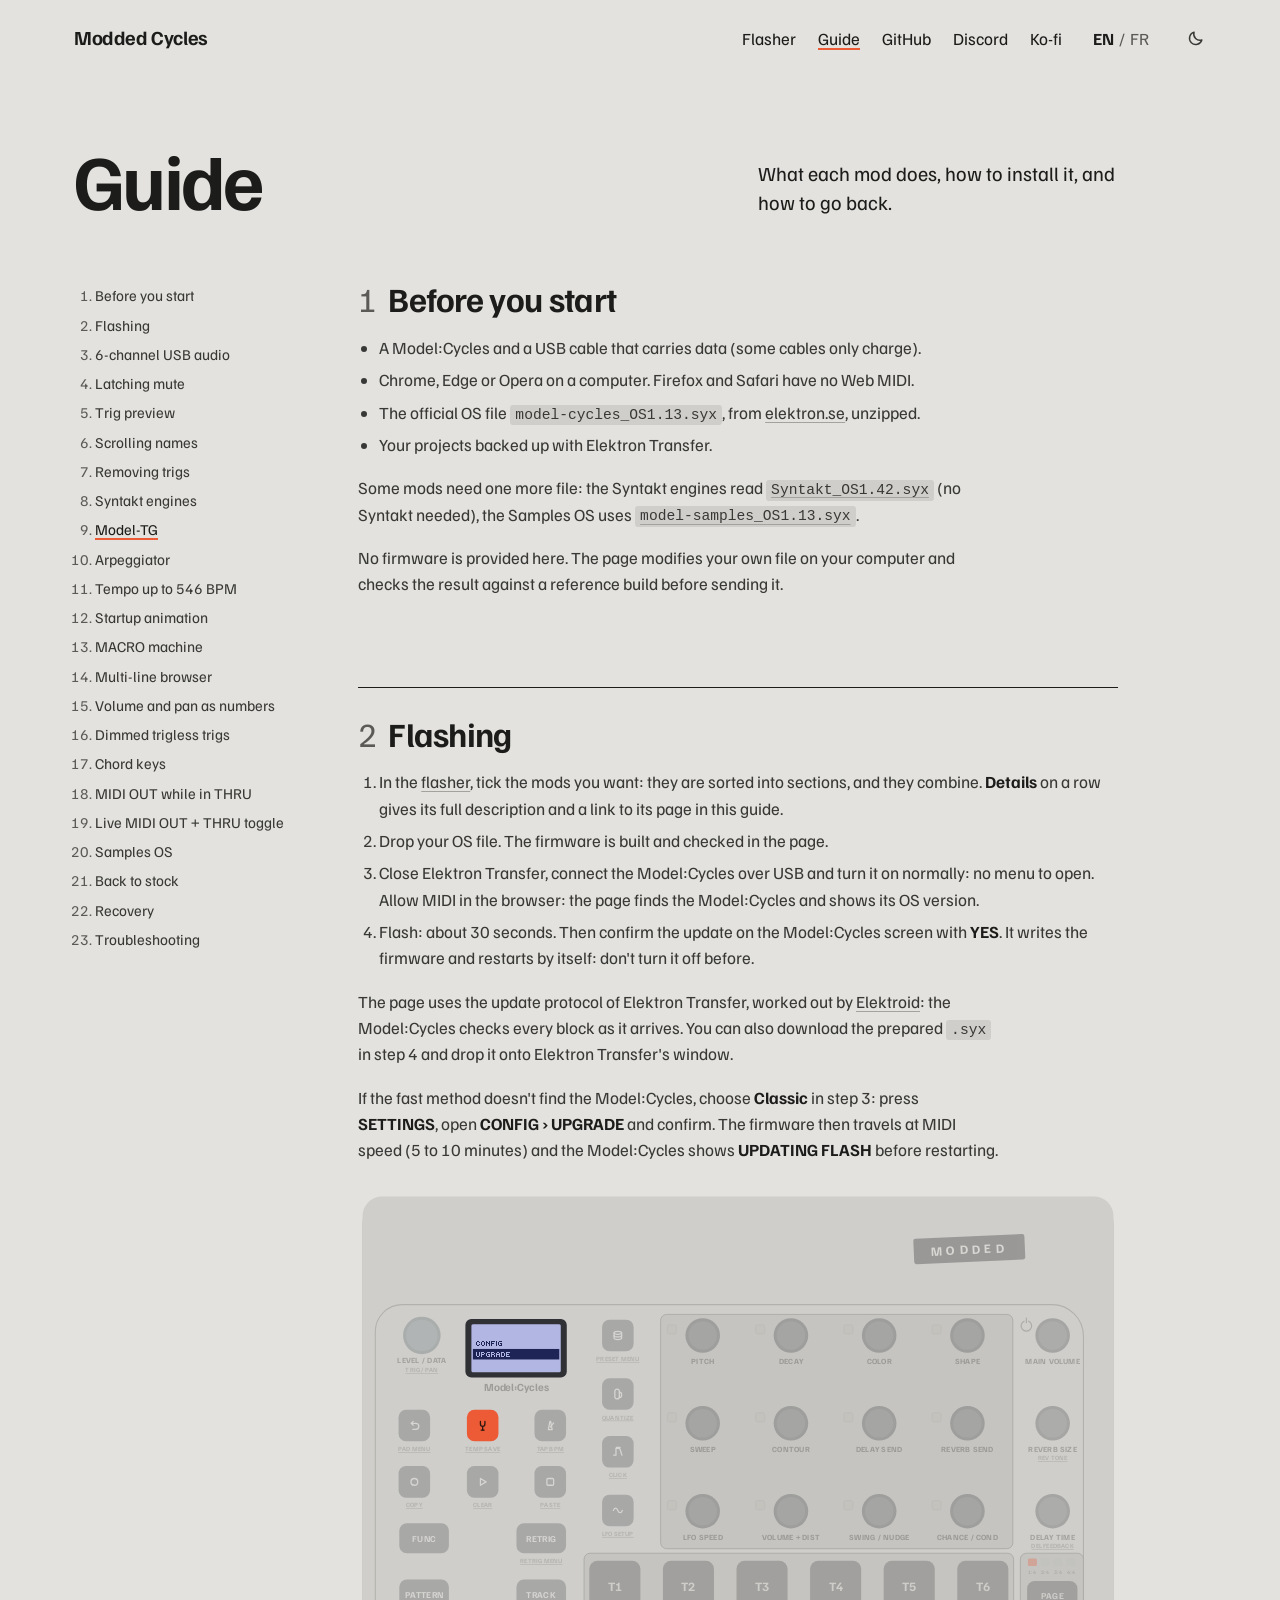
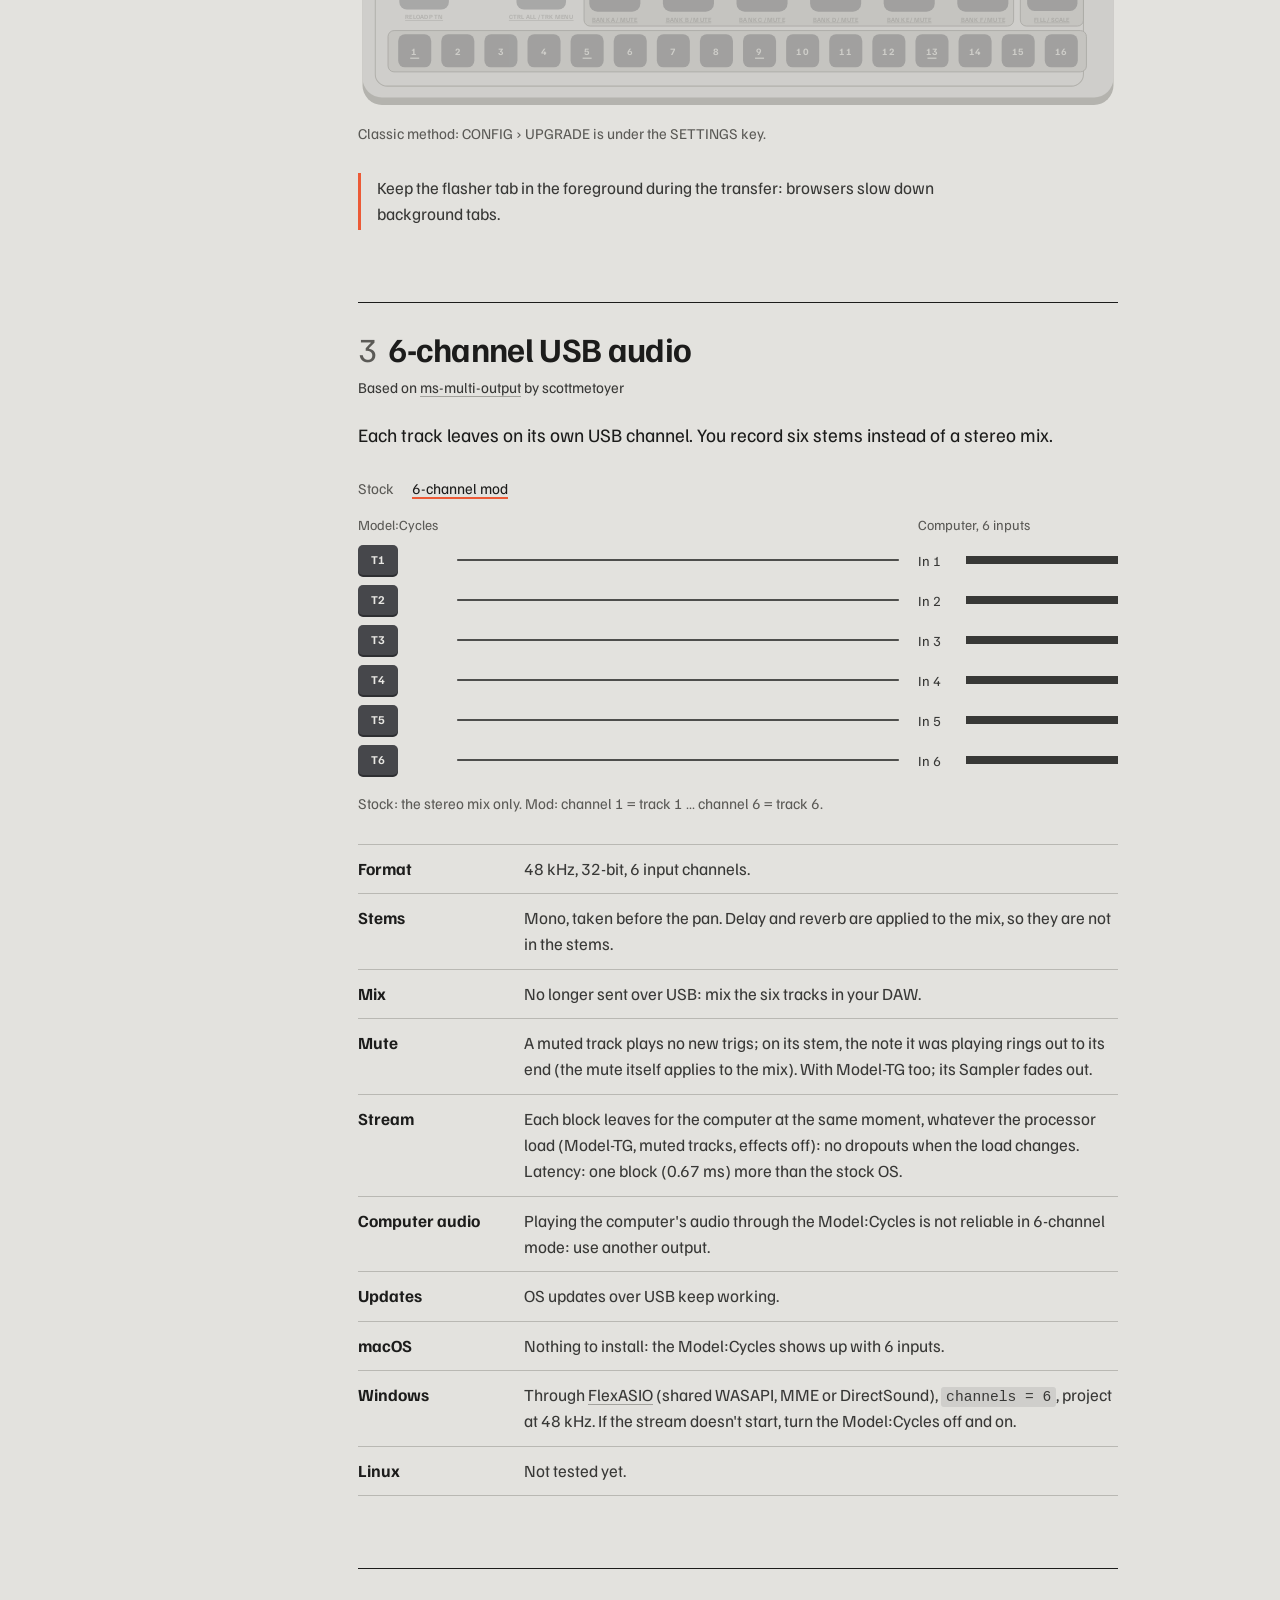
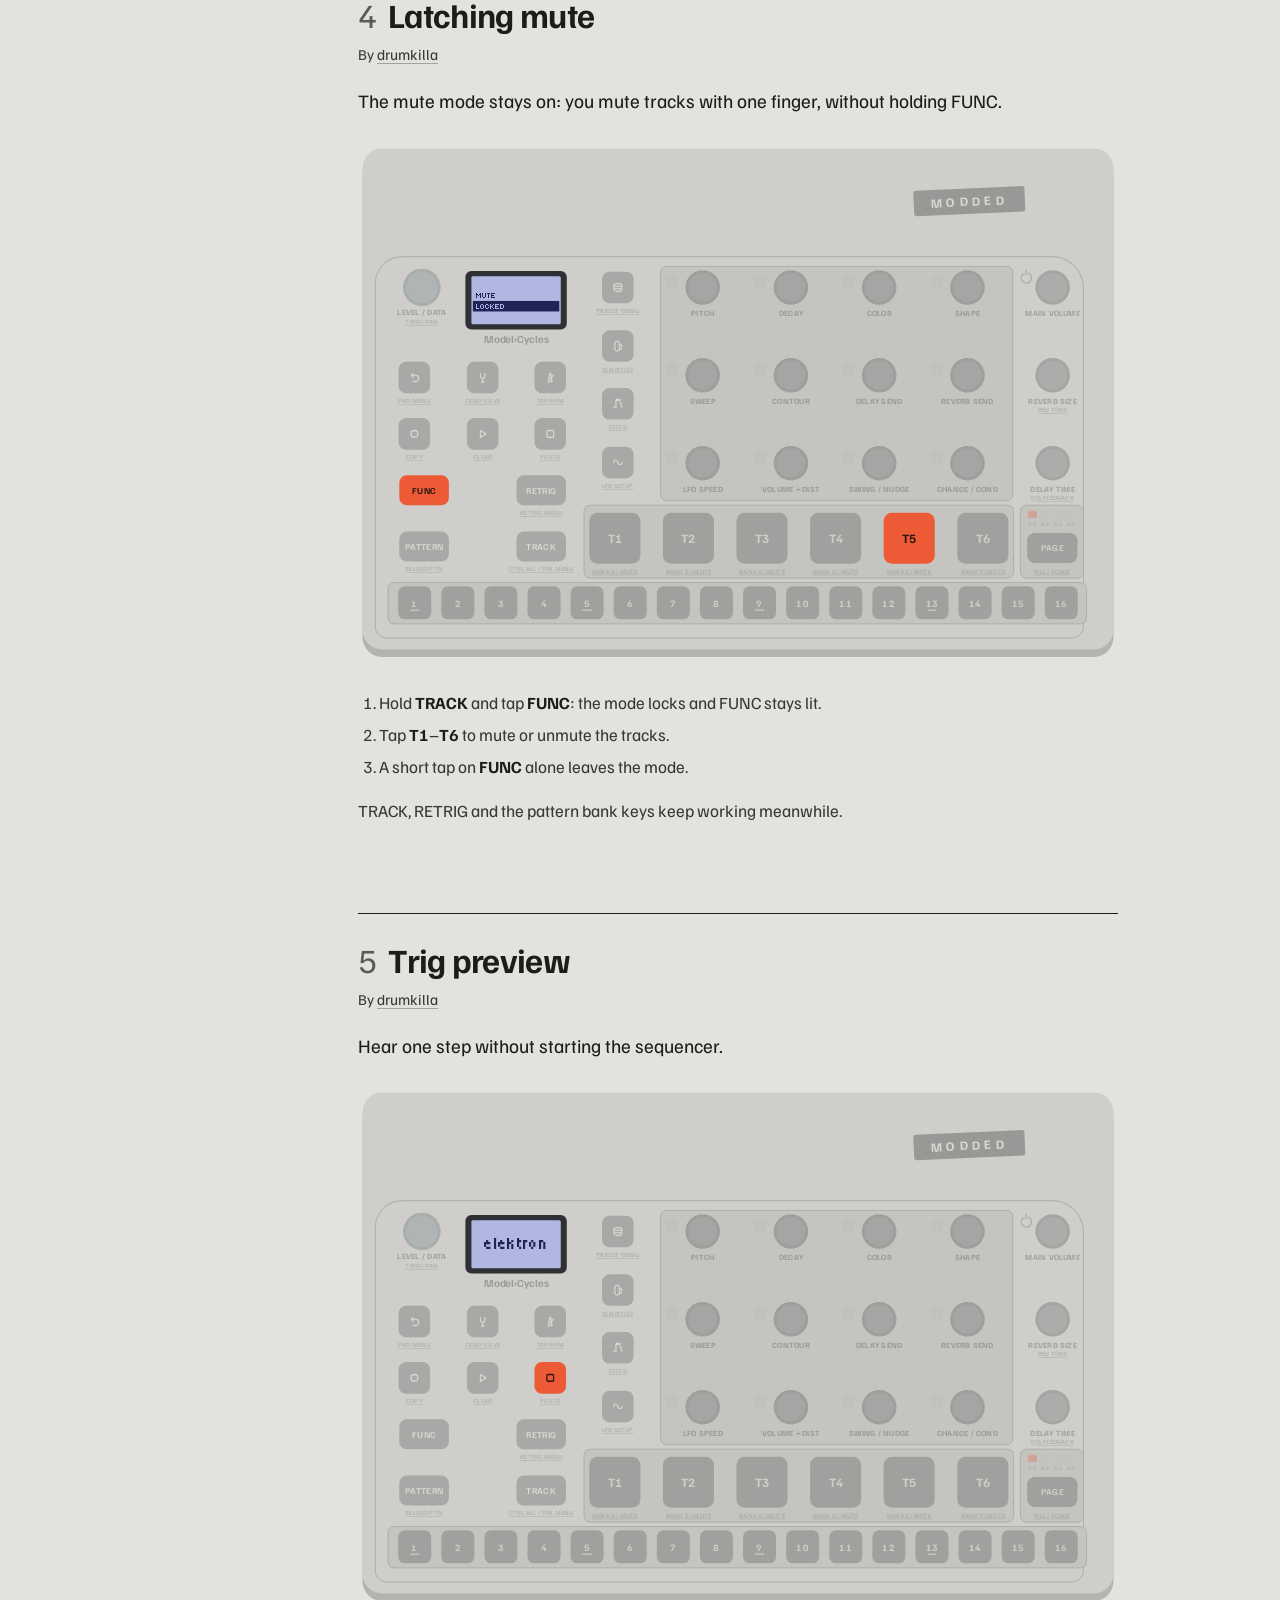
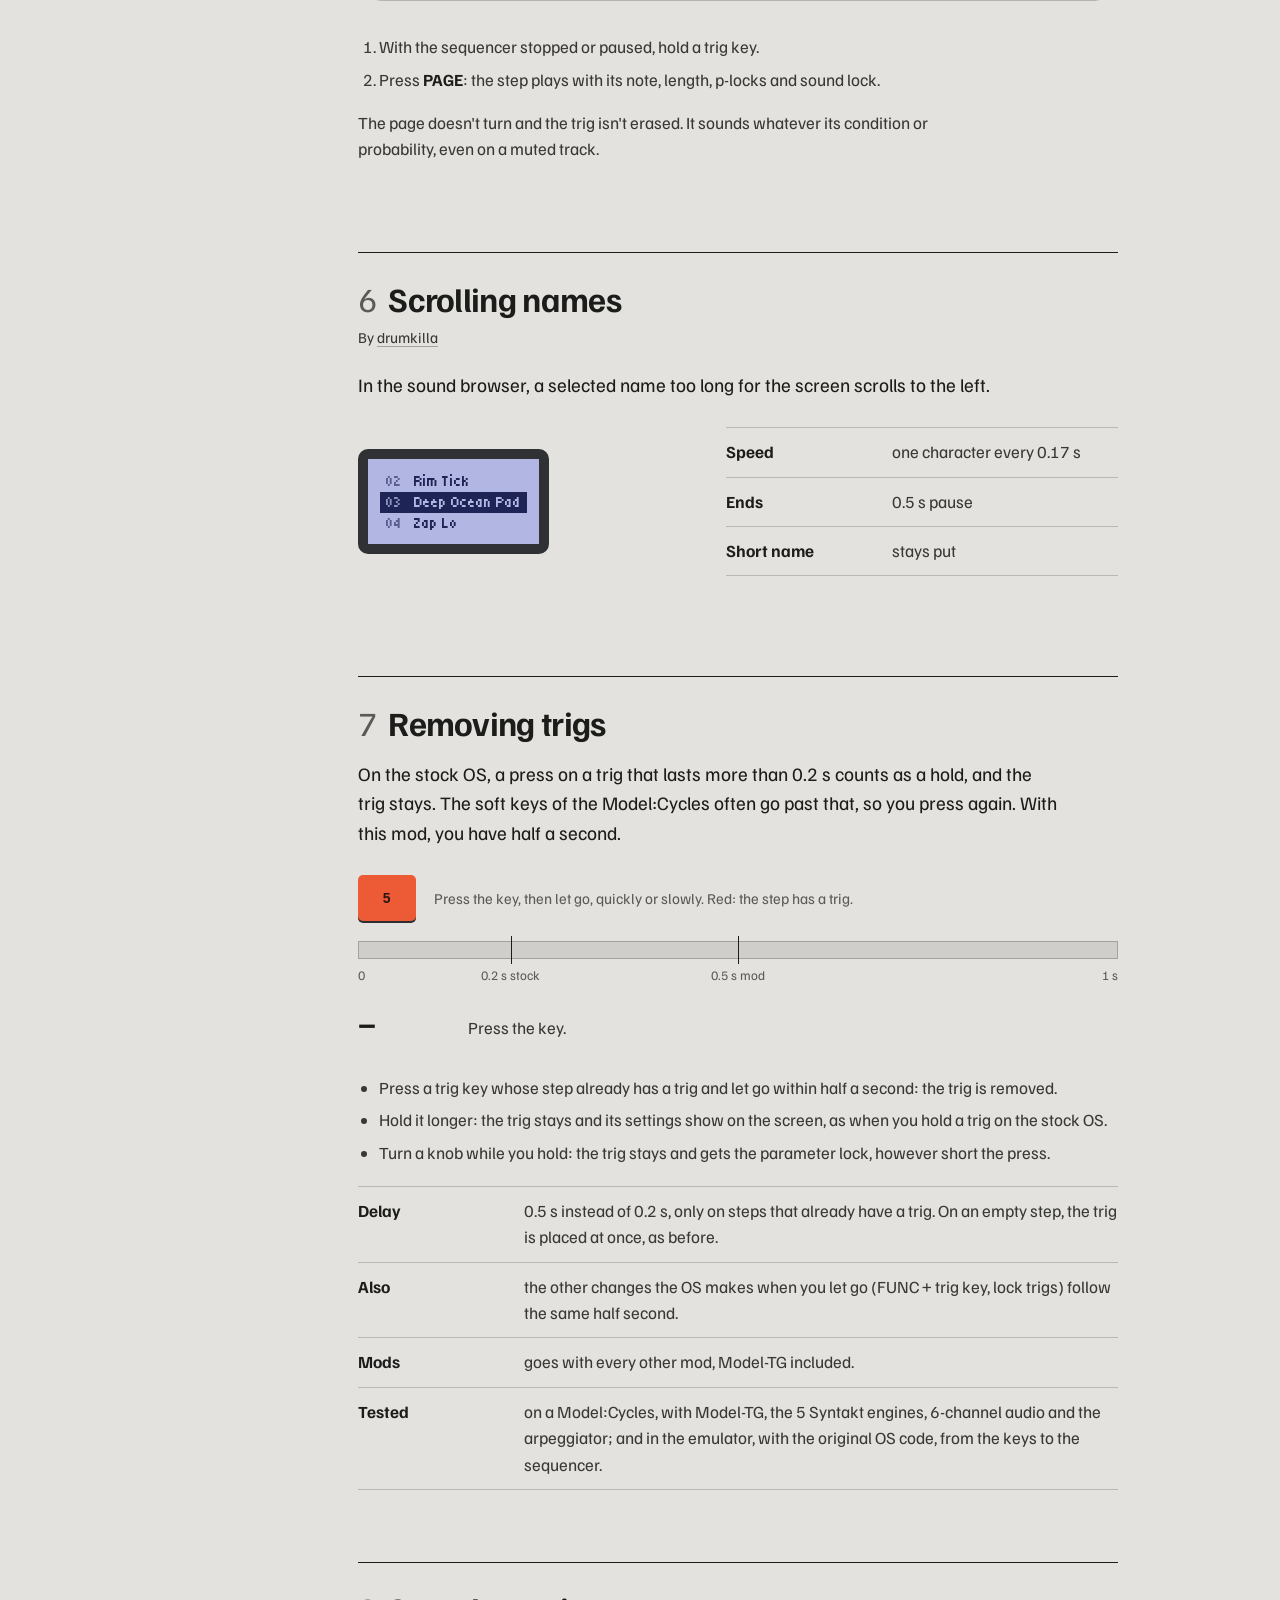
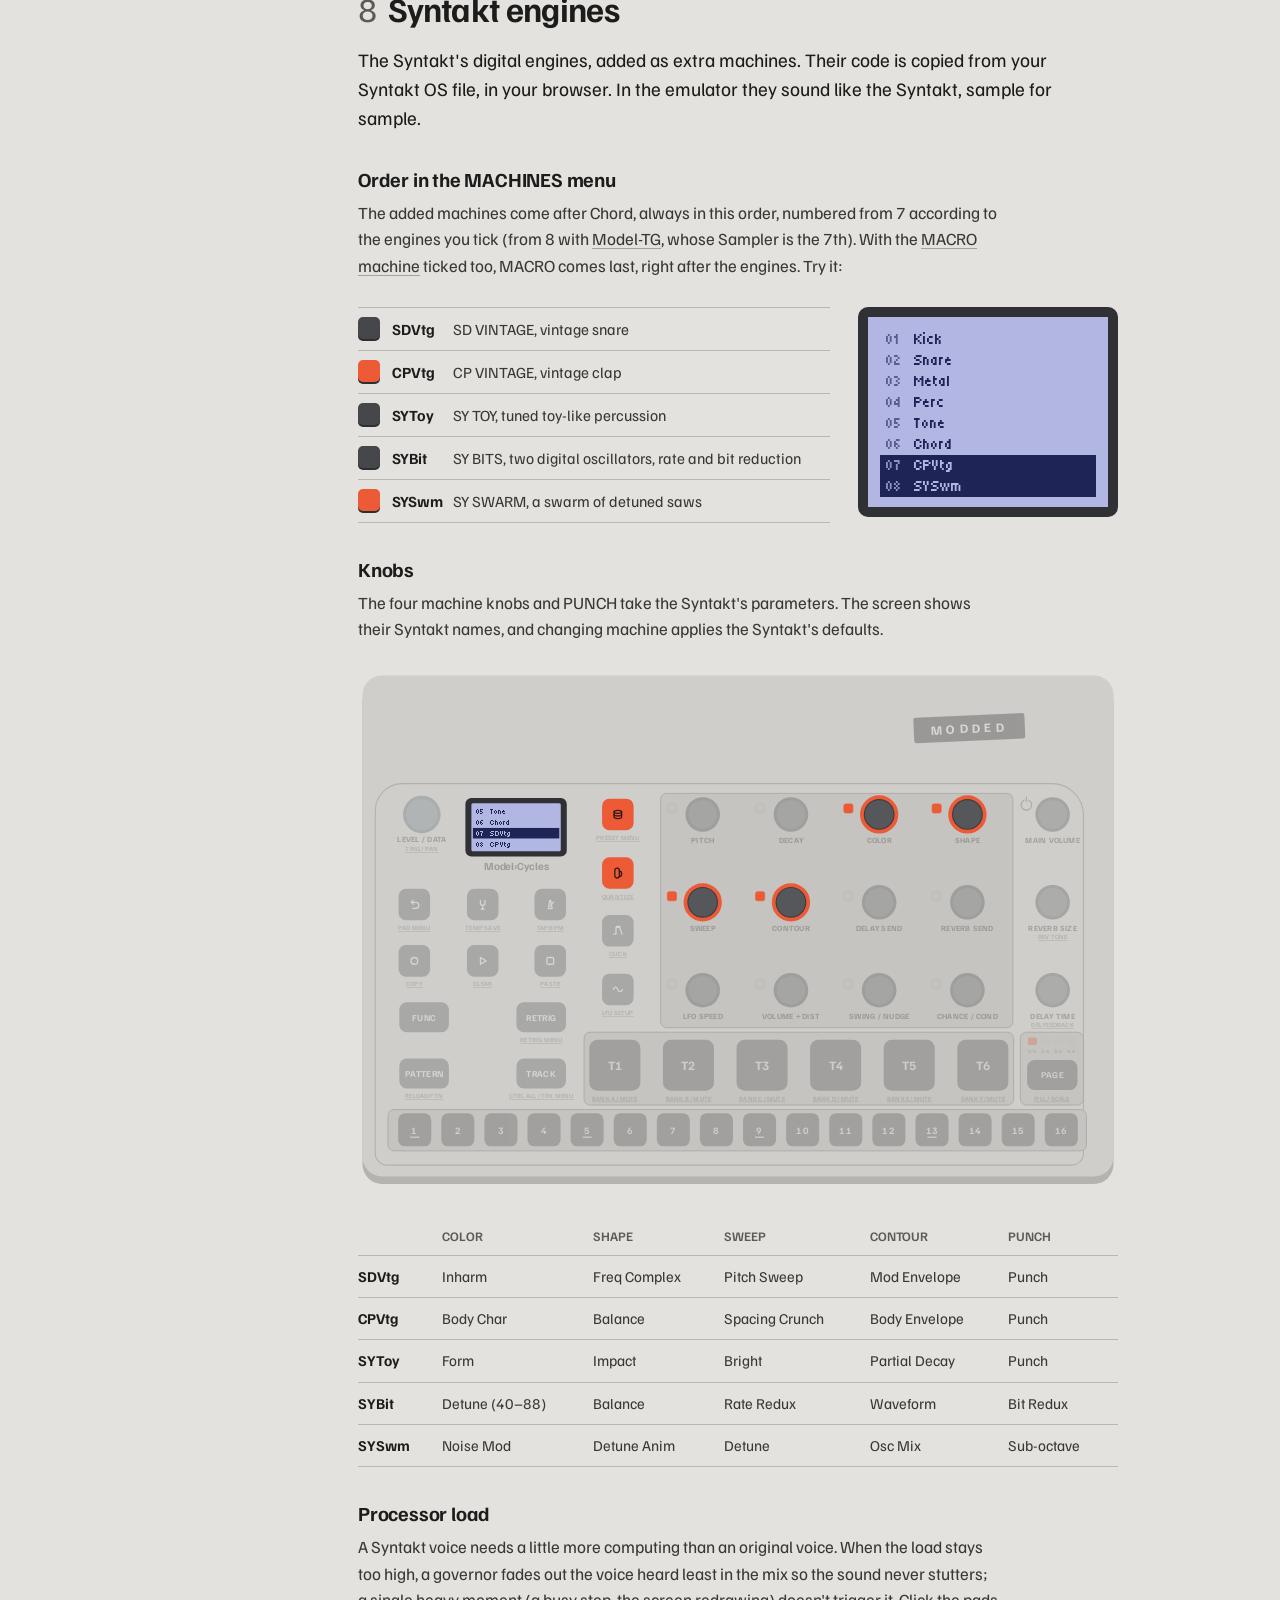
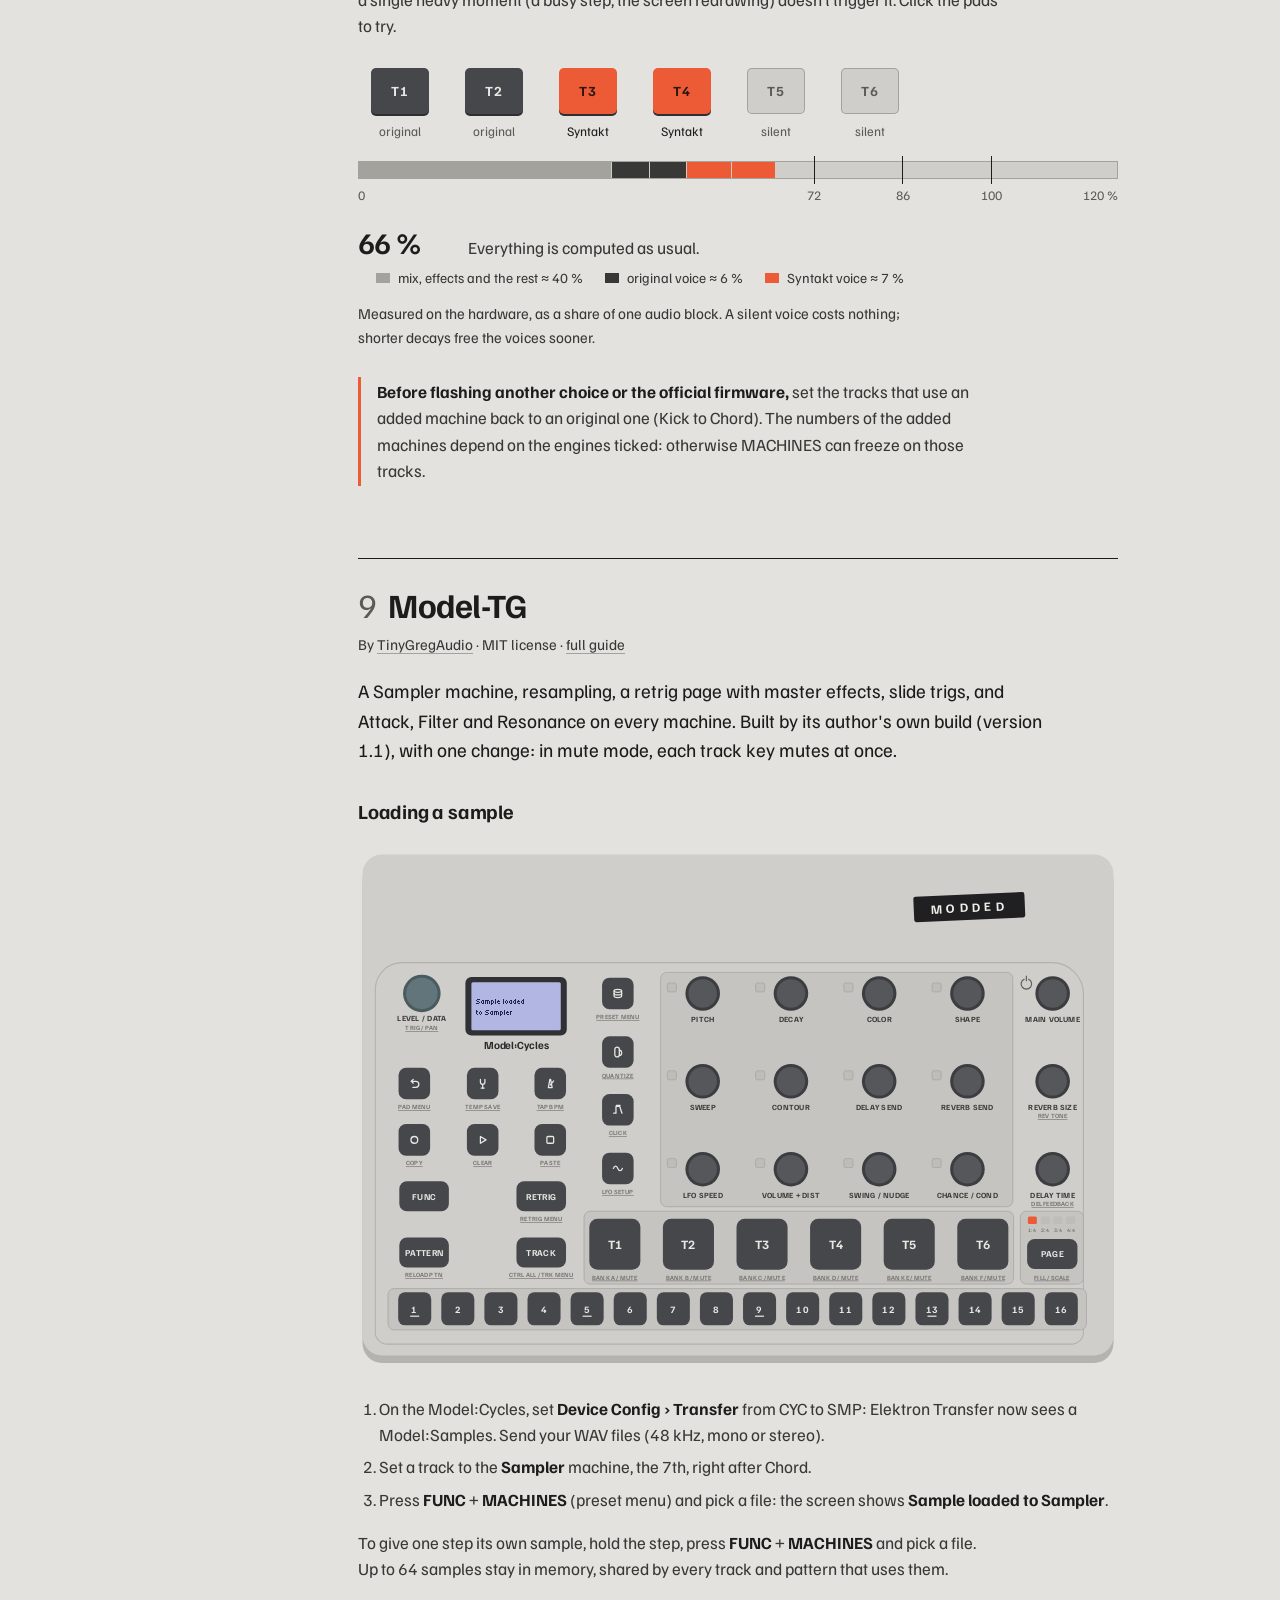
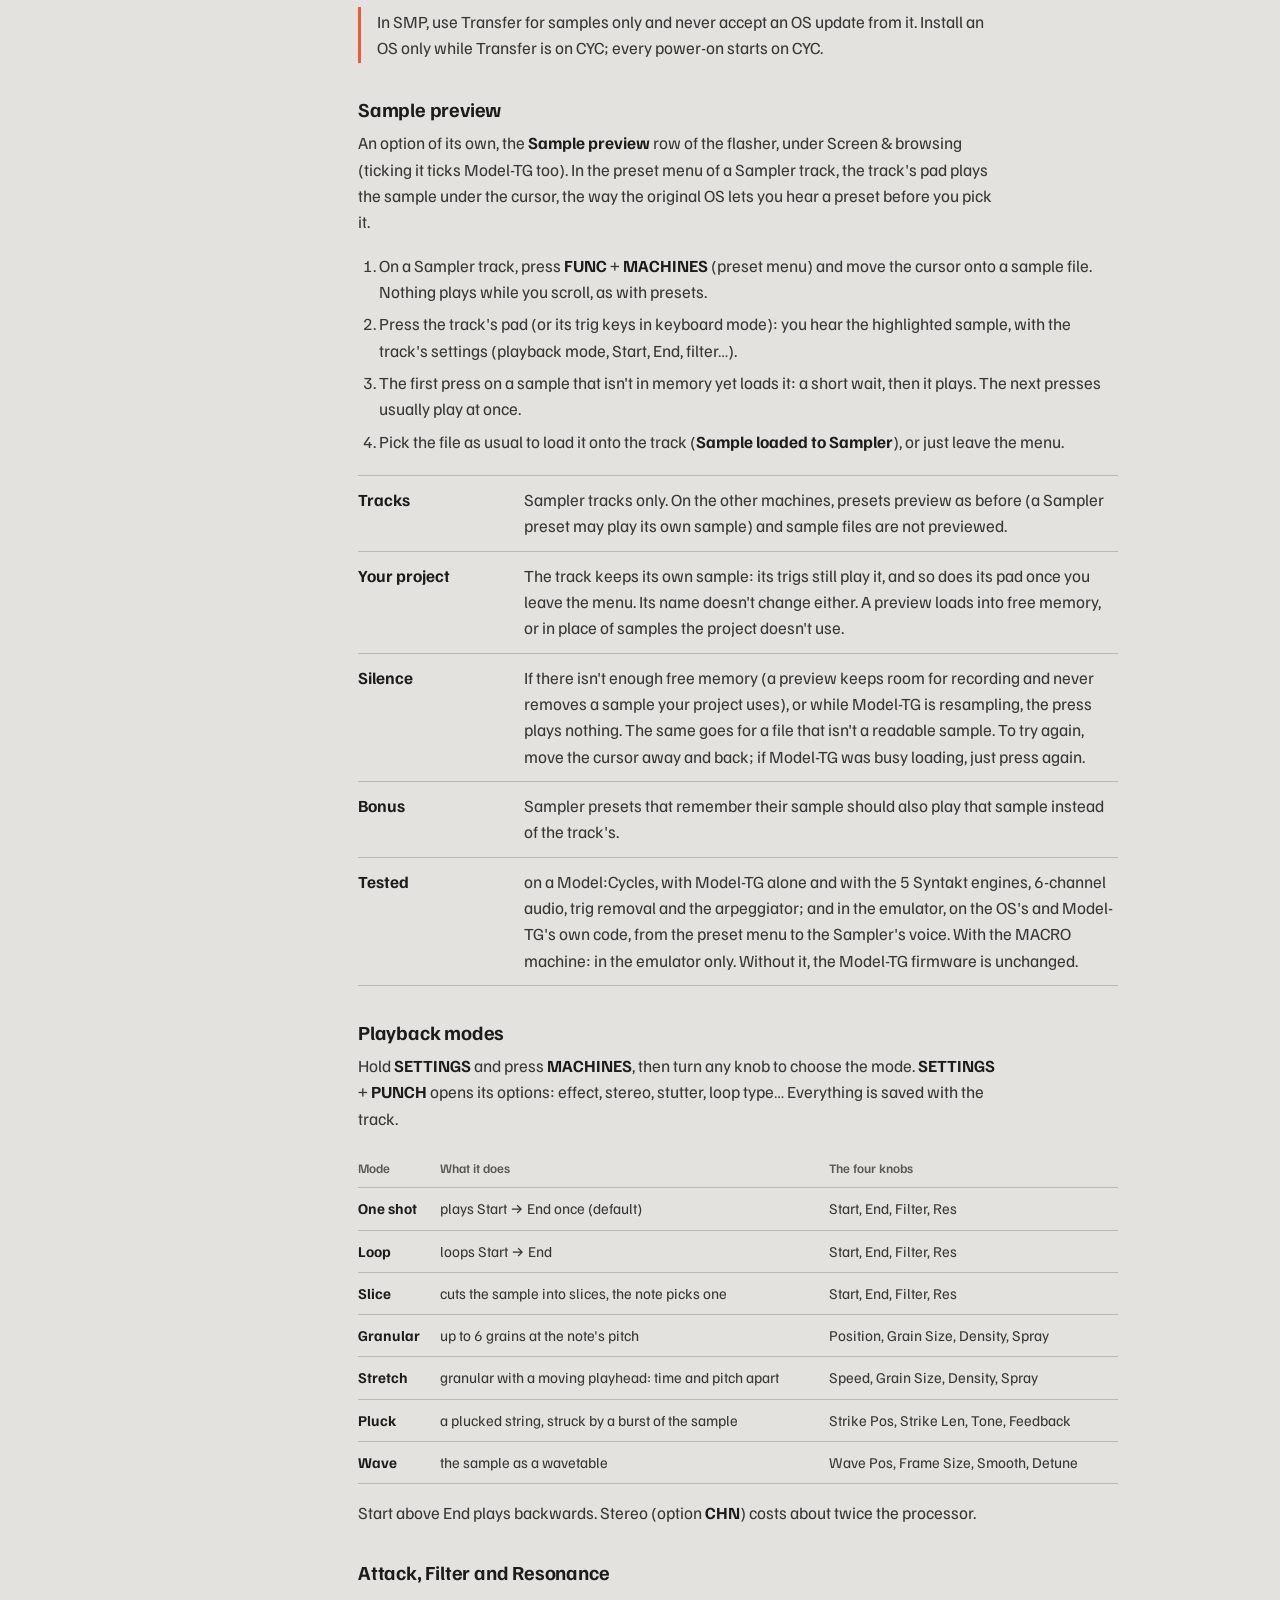
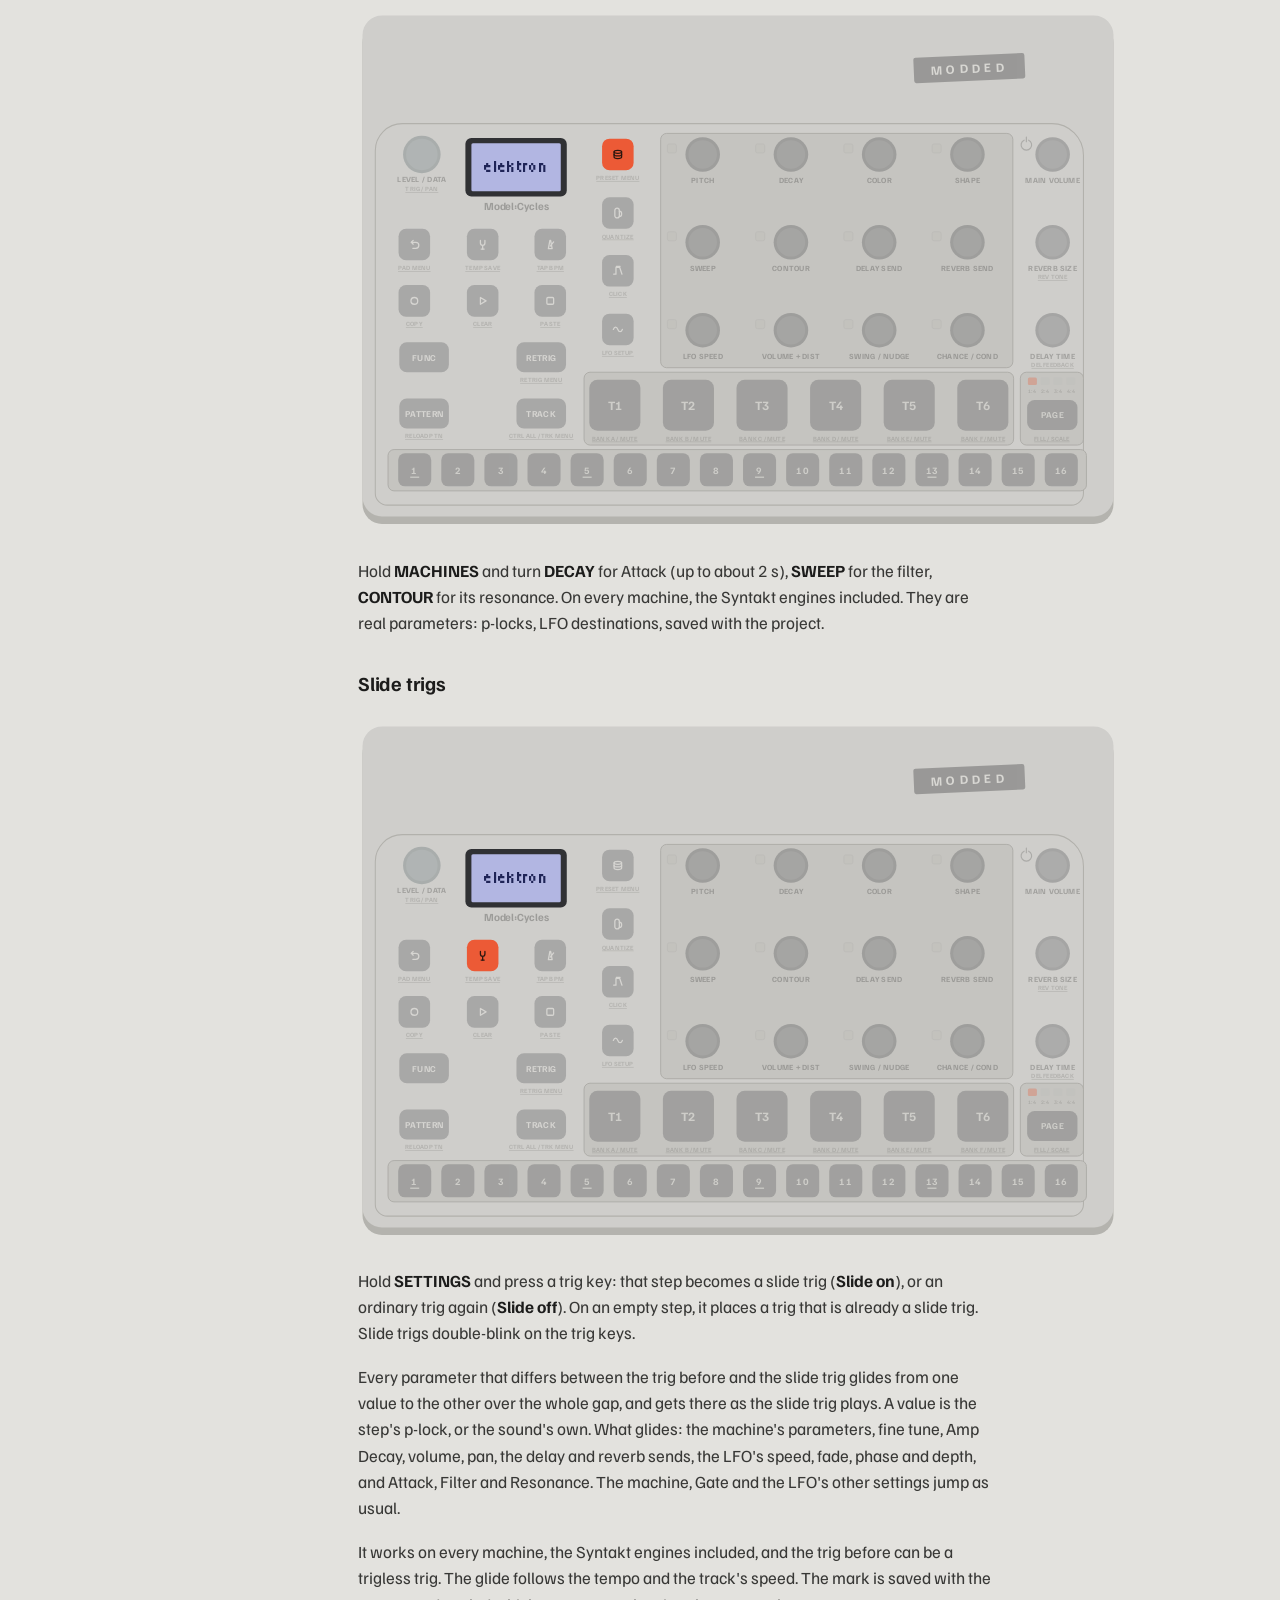
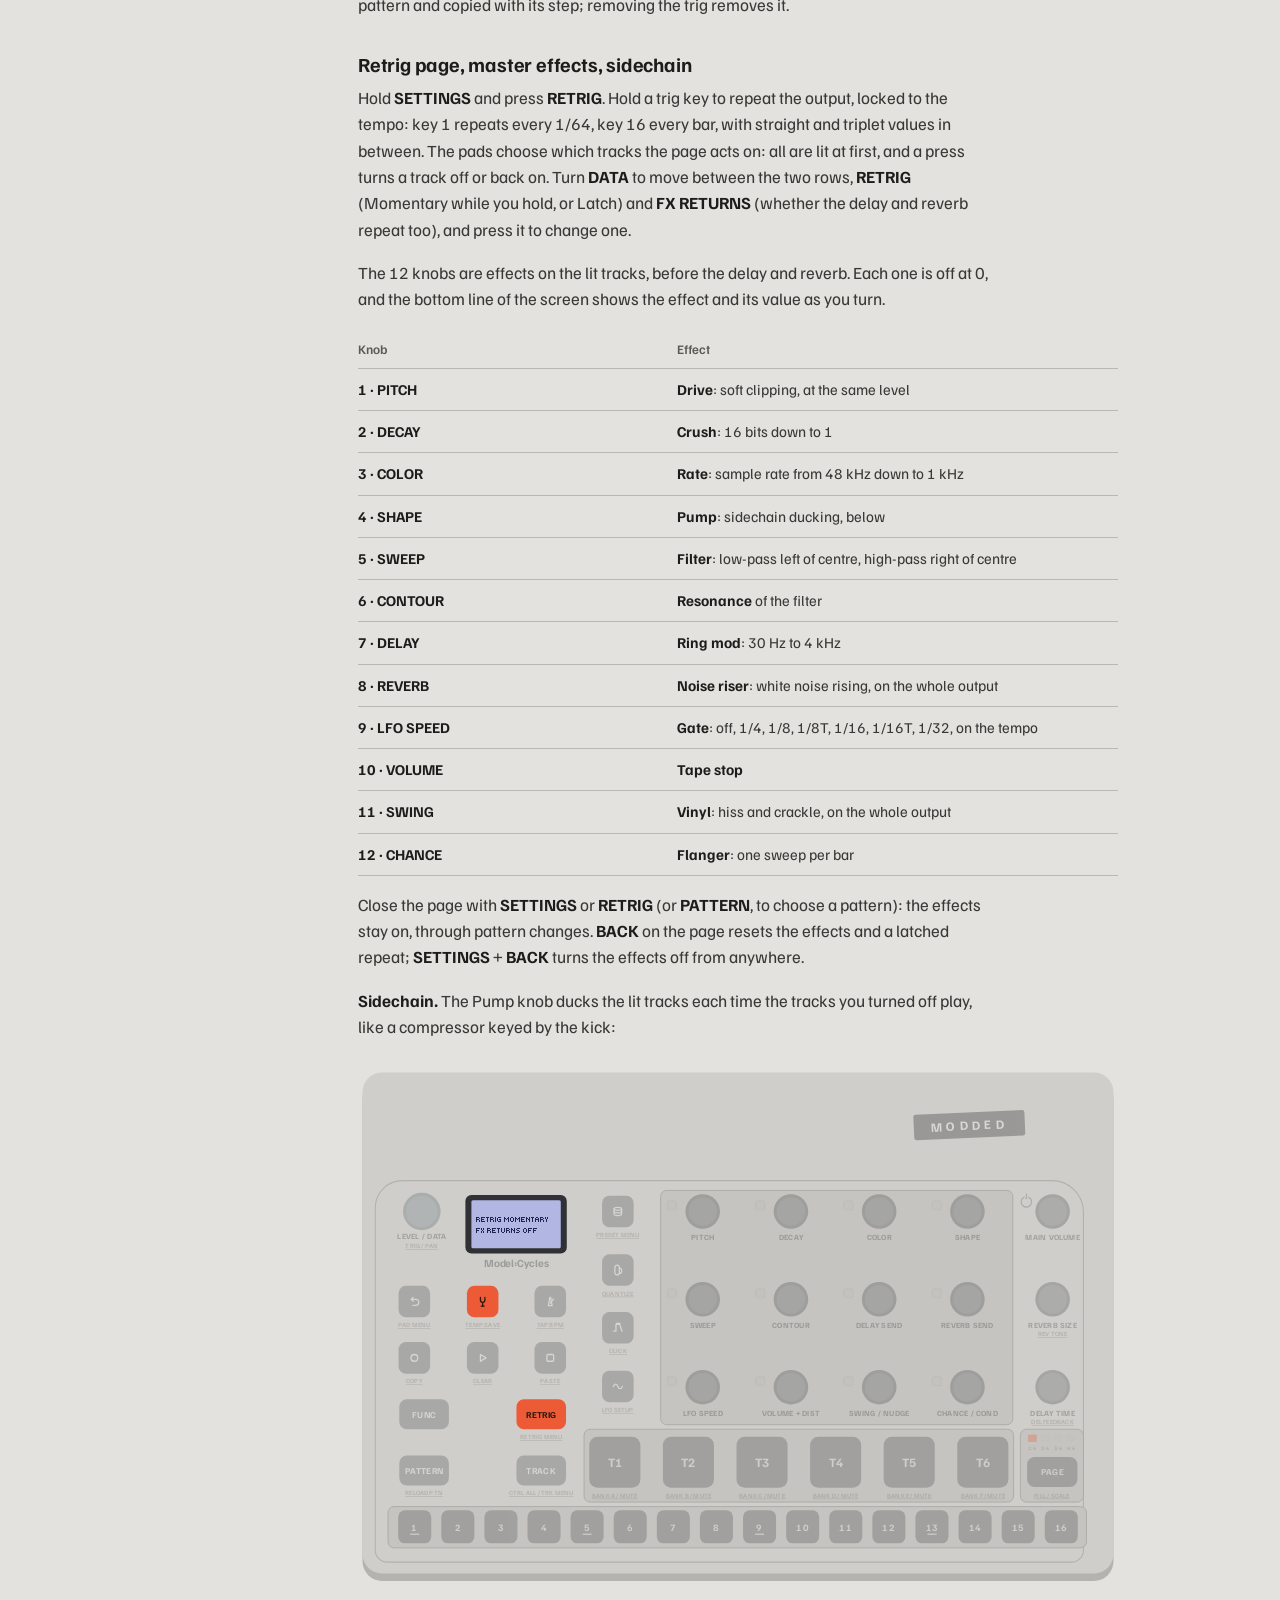
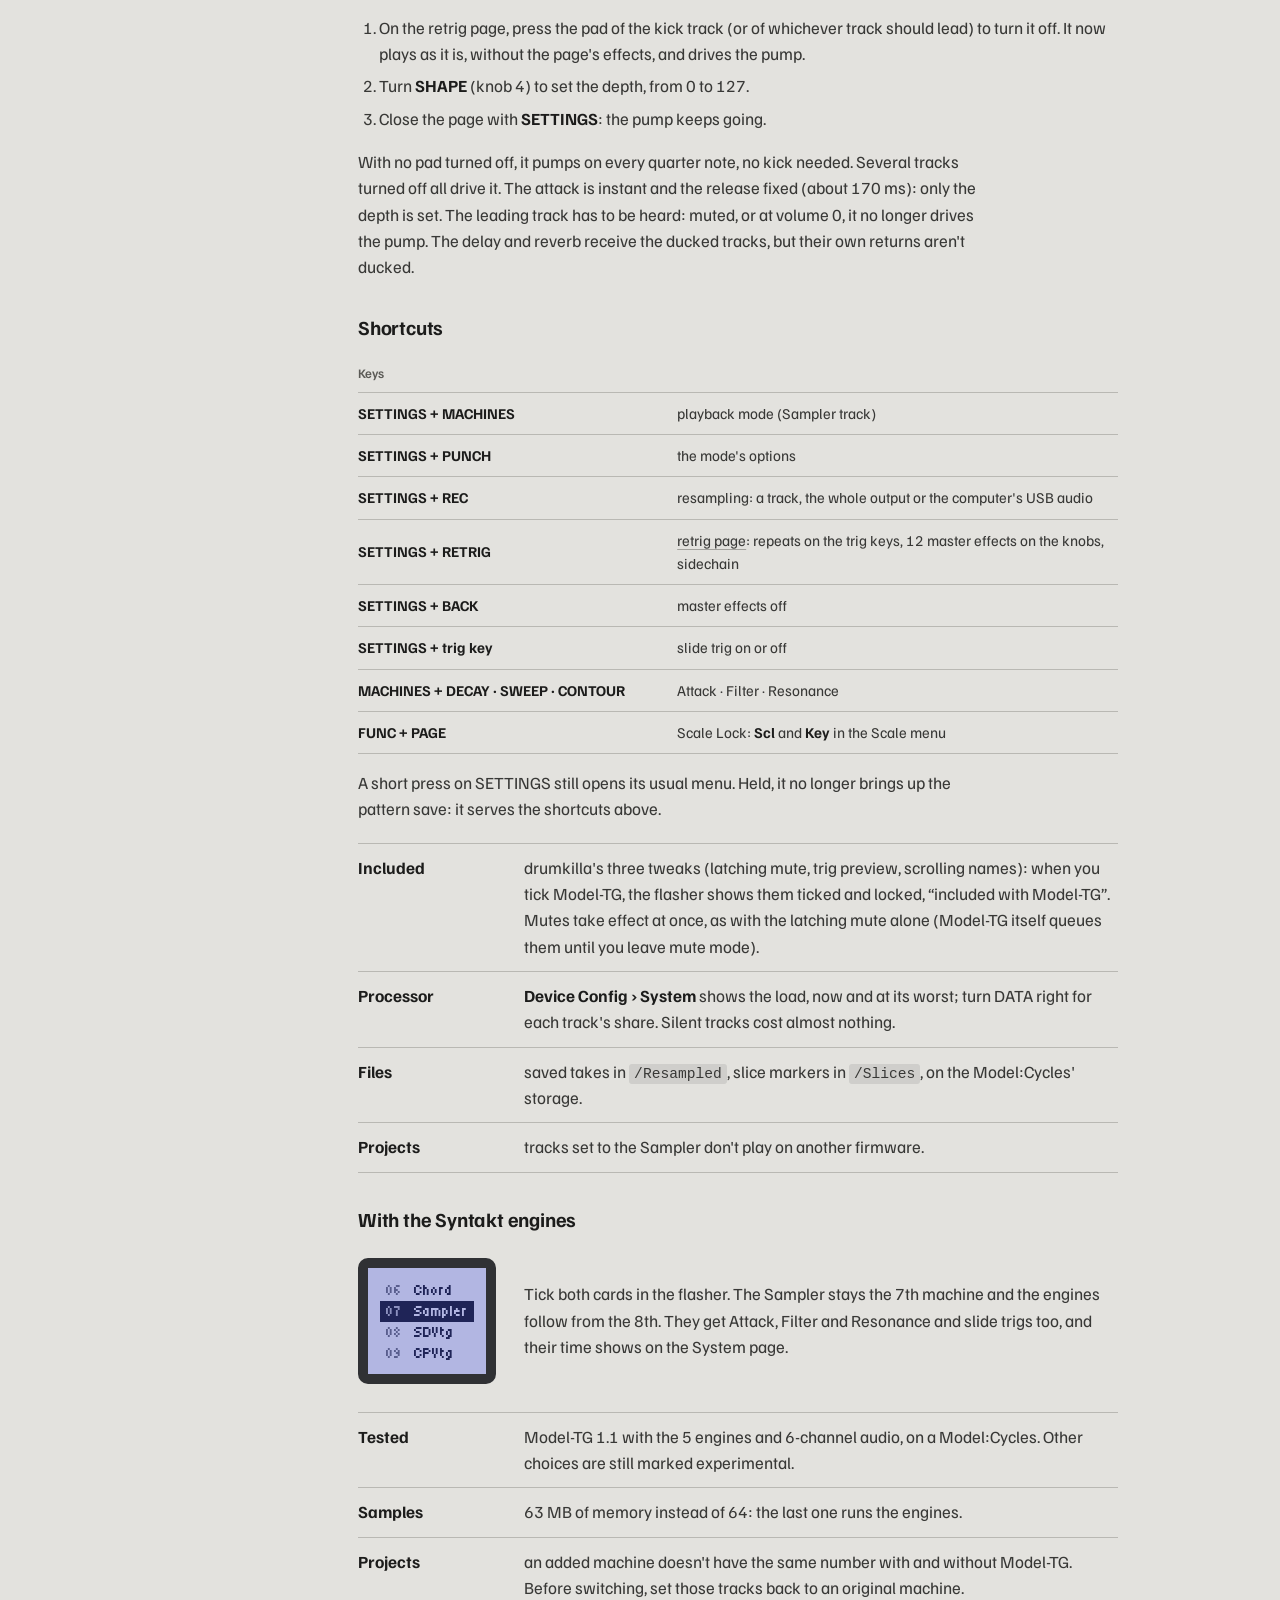
<file: modded-cycles-site/guide/index.html>
<!DOCTYPE html>
<html lang="en">
<head>
<meta charset="utf-8">
<meta name="viewport" content="width=device-width, initial-scale=1">
<title>Guide · Modded Cycles</title>
<meta name="description" content="What each Modded Cycles mod does and how to install it: 6-channel USB audio, latching mute, trig preview, scrolling names, easier trig removal, Syntakt engines, Model-TG, arpeggiator, MIDI THRU that also sends, Samples OS, recovery.">
<meta name="theme-color" content="#e3e2de" media="(prefers-color-scheme: light)">
<meta name="theme-color" content="#1b1b1b" media="(prefers-color-scheme: dark)">
<link rel="icon" href="../assets/icon.svg" type="image/svg+xml">
<link rel="preconnect" href="https://fonts.googleapis.com">
<link rel="preconnect" href="https://fonts.gstatic.com" crossorigin>
<link rel="stylesheet" href="https://fonts.googleapis.com/css2?family=Familjen+Grotesk:wght@400..700&family=Tiny5&display=swap">
<link rel="stylesheet" href="../assets/site.css?v=2026-10-11-02">
<link rel="stylesheet" href="../assets/guide.css?v=2026-10-11-02">
<script>try{var l=localStorage.getItem("mc-lang"),t=localStorage.getItem("mc-theme")}catch(e){}document.documentElement.lang=l||(/^fr\b/i.test(navigator.language||"")?"fr":"en");if(t)document.documentElement.setAttribute("data-theme",t)</script>
</head>
<body data-page="guide">

<header class="wrap top">
  <a class="brand" href="../">Modded Cycles</a>
  <nav aria-label="Site">
    <a href="../flasher/">Flasher</a>
    <a href="./" aria-current="page">Guide</a>
    <a href="https://github.com/18nelli18/Modded-Cycles" target="_blank" rel="noopener">GitHub</a>
    <a href="https://discord.gg/hWegtJZcmm" target="_blank" rel="noopener">Discord</a>
    <a href="https://ko-fi.com/18nelli" target="_blank" rel="noopener">Ko-fi</a>
  </nav>
  <div class="lang" role="group" aria-label="Language"><button type="button" data-lang="en" aria-pressed="true">EN</button>/<button type="button" data-lang="fr" aria-pressed="false">FR</button></div>
  <button type="button" class="theme-btn" aria-label="Dark mode"><svg class="moon" width="18" height="18" viewBox="0 0 20 20" fill="none" stroke="currentColor" stroke-width="1.6" stroke-linejoin="round" aria-hidden="true"><path d="M16.5 12.2A7 7 0 0 1 7.8 3.5a7 7 0 1 0 8.7 8.7z"/></svg><svg class="sun" width="18" height="18" viewBox="0 0 20 20" fill="none" stroke="currentColor" stroke-width="1.6" stroke-linecap="round" aria-hidden="true"><circle cx="10" cy="10" r="3.6"/><path d="M10 1.8v2M10 16.2v2M1.8 10h2M16.2 10h2M4.2 4.2l1.4 1.4M14.4 14.4l1.4 1.4M4.2 15.8l1.4-1.4M14.4 5.6l1.4-1.4"/></svg></button>
</header>

<main class="wrap">
  <div class="g-head">
    <h1>Guide</h1>
    <p><span data-l="en">What each mod does, how to install it, and how to go back.</span><span data-l="fr">Ce que fait chaque mod, comment l'installer et comment revenir en arrière.</span></p>
  </div>

  <div class="g-grid">
    <nav class="toc" aria-label="Contents">
      <ol>
        <li><a href="#start"><span data-l="en">Before you start</span><span data-l="fr">Avant de commencer</span></a></li>
        <li><a href="#flash"><span data-l="en">Flashing</span><span data-l="fr">Flasher</span></a></li>
        <li><a href="#usb6"><span data-l="en">6-channel USB audio</span><span data-l="fr">Audio USB 6 canaux</span></a></li>
        <li><a href="#mute"><span data-l="en">Latching mute</span><span data-l="fr">Mute verrouillé</span></a></li>
        <li><a href="#preview"><span data-l="en">Trig preview</span><span data-l="fr">Écoute d'un pas</span></a></li>
        <li><a href="#scroll"><span data-l="en">Scrolling names</span><span data-l="fr">Noms qui défilent</span></a></li>
        <li><a href="#trig-hold"><span data-l="en">Removing trigs</span><span data-l="fr">Effacer un trig</span></a></li>
        <li><a href="#syntakt"><span data-l="en">Syntakt engines</span><span data-l="fr">Moteurs du Syntakt</span></a></li>
        <li><a href="#model-tg">Model-TG</a></li>
        <li><a href="#arp"><span data-l="en">Arpeggiator</span><span data-l="fr">Arpégiateur</span></a></li>
        <li><a href="#tempo"><span data-l="en">Tempo up to 546 BPM</span><span data-l="fr">Tempo jusqu'à 546 BPM</span></a></li>
        <li><a href="#boot-anim"><span data-l="en">Startup animation</span><span data-l="fr">Animation de démarrage</span></a></li>
        <li><a href="#macro"><span data-l="en">MACRO machine</span><span data-l="fr">Machine MACRO</span></a></li>
        <li><a href="#multiline"><span data-l="en">Multi-line browser</span><span data-l="fr">Navigateur sur plusieurs lignes</span></a></li>
        <li><a href="#level-pan"><span data-l="en">Volume and pan as numbers</span><span data-l="fr">Volume et pan en chiffres</span></a></li>
        <li><a href="#trigless"><span data-l="en">Dimmed trigless trigs</span><span data-l="fr">Trigless trigs atténués</span></a></li>
        <li><a href="#chord-keys"><span data-l="en">Chord keys</span><span data-l="fr">Clavier d'accords</span></a></li>
        <li><a href="#midi-both"><span data-l="en">MIDI OUT while in THRU</span><span data-l="fr">MIDI OUT pendant THRU</span></a></li>
        <li><a href="#midi-live-both"><span data-l="en">Live MIDI OUT + THRU toggle</span><span data-l="fr">Basculer MIDI OUT + THRU en direct</span></a></li>
        <li><a href="#samples"><span data-l="en">Samples OS</span><span data-l="fr">OS Samples</span></a></li>
        <li><a href="#stock"><span data-l="en">Back to stock</span><span data-l="fr">Revenir à l'origine</span></a></li>
        <li><a href="#recovery"><span data-l="en">Recovery</span><span data-l="fr">Secours</span></a></li>
        <li><a href="#trouble"><span data-l="en">Troubleshooting</span><span data-l="fr">Dépannage</span></a></li>
      </ol>
    </nav>

    <article class="doc">

      <section id="start">
        <h2><span class="n">1</span><span data-l="en">Before you start</span><span data-l="fr">Avant de commencer</span></h2>
        <ul>
          <li><span data-l="en">A Model:Cycles and a USB cable that carries data (some cables only charge).</span><span data-l="fr">Un Model:Cycles et un câble USB qui transporte les données (certains câbles ne font que charger).</span></li>
          <li><span data-l="en">Chrome, Edge or Opera on a computer. Firefox and Safari have no Web MIDI.</span><span data-l="fr">Chrome, Edge ou Opera sur un ordinateur. Firefox et Safari n'ont pas le Web MIDI.</span></li>
          <li><span data-l="en">The official OS file <code>model-cycles_OS1.13.syx</code>, from <a href="https://www.elektron.se/support-downloads/modelcycles" target="_blank" rel="noopener">elektron.se</a>, unzipped.</span><span data-l="fr">Le fichier d'OS officiel <code>model-cycles_OS1.13.syx</code>, sur <a href="https://www.elektron.se/support-downloads/modelcycles" target="_blank" rel="noopener">elektron.se</a>, dézippé.</span></li>
          <li><span data-l="en">Your projects backed up with Elektron Transfer.</span><span data-l="fr">Vos projets sauvegardés avec Elektron Transfer.</span></li>
        </ul>
        <p><span data-l="en">Some mods need one more file: the Syntakt engines read <a href="https://www.elektron.se/support-downloads/syntakt" target="_blank" rel="noopener"><code>Syntakt_OS1.42.syx</code></a> (no Syntakt needed), the Samples OS uses <a href="https://www.elektron.se/support-downloads/modelsamples" target="_blank" rel="noopener"><code>model-samples_OS1.13.syx</code></a>.</span>
          <span data-l="fr">Certains mods demandent un fichier de plus : les moteurs du Syntakt lisent <a href="https://www.elektron.se/support-downloads/syntakt" target="_blank" rel="noopener"><code>Syntakt_OS1.42.syx</code></a> (pas besoin d'avoir un Syntakt), l'OS Samples utilise <a href="https://www.elektron.se/support-downloads/modelsamples" target="_blank" rel="noopener"><code>model-samples_OS1.13.syx</code></a>.</span></p>
        <p><span data-l="en">No firmware is provided here. The page modifies your own file on your computer and checks the result against a reference build before sending it.</span>
          <span data-l="fr">Aucun firmware n'est fourni ici. La page modifie votre propre fichier sur votre ordinateur, et vérifie le résultat contre un build de référence avant de l'envoyer.</span></p>
      </section>

      <section id="flash">
        <h2><span class="n">2</span><span data-l="en">Flashing</span><span data-l="fr">Flasher</span></h2>
        <ol>
          <li><span data-l="en">In the <a href="../flasher/">flasher</a>, tick the mods you want: they are sorted into sections, and they combine. <b>Details</b> on a row gives its full description and a link to its page in this guide.</span><span data-l="fr">Dans le <a href="../flasher/">flasher</a>, cochez les mods voulus : ils sont rangés par rubriques, et ils se combinent. <b>Détails</b> sur une ligne donne sa description complète et un lien vers sa page dans ce guide.</span></li>
          <li><span data-l="en">Drop your OS file. The firmware is built and checked in the page.</span><span data-l="fr">Déposez votre fichier d'OS. Le firmware est construit et vérifié dans la page.</span></li>
          <li><span data-l="en">Close Elektron Transfer, connect the Model:Cycles over USB and turn it on normally: no menu to open. Allow MIDI in the browser: the page finds the Model:Cycles and shows its OS version.</span><span data-l="fr">Fermez Elektron Transfer, branchez le Model:Cycles en USB et allumez-le normalement : aucun menu à ouvrir. Autorisez le MIDI dans le navigateur : la page trouve le Model:Cycles et affiche sa version d'OS.</span></li>
          <li><span data-l="en">Flash: about 30 seconds. Then confirm the update on the Model:Cycles screen with <b>YES</b>. It writes the firmware and restarts by itself: don't turn it off before.</span><span data-l="fr">Flashez : une trentaine de secondes. Confirmez ensuite la mise à jour sur l'écran du Model:Cycles avec <b>YES</b>. Il écrit le firmware et redémarre tout seul : ne l'éteignez pas avant.</span></li>
        </ol>
        <p><span data-l="en">The page uses the update protocol of Elektron Transfer, worked out by <a href="https://github.com/dagargo/elektroid" target="_blank" rel="noopener">Elektroid</a>: the Model:Cycles checks every block as it arrives. You can also download the prepared <code>.syx</code> in step 4 and drop it onto Elektron Transfer's window.</span>
          <span data-l="fr">La page utilise le protocole de mise à jour d'Elektron Transfer, décrypté par <a href="https://github.com/dagargo/elektroid" target="_blank" rel="noopener">Elektroid</a> : le Model:Cycles vérifie chaque bloc à son arrivée. Vous pouvez aussi télécharger le <code>.syx</code> préparé à l'étape 4 et le déposer sur la fenêtre d'Elektron Transfer.</span></p>
        <p><span data-l="en">If the fast method doesn't find the Model:Cycles, choose <b>Classic</b> in step 3: press <b>SETTINGS</b>, open <b>CONFIG › UPGRADE</b> and confirm. The firmware then travels at MIDI speed (5 to 10 minutes) and the Model:Cycles shows <b>UPDATING FLASH</b> before restarting.</span>
          <span data-l="fr">Si la méthode rapide ne trouve pas le Model:Cycles, choisissez <b>Classique</b> à l'étape 3 : appuyez sur <b>SETTINGS</b>, ouvrez <b>CONFIG › UPGRADE</b> et confirmez. Le firmware passe alors à la vitesse du MIDI (5 à 10 minutes) et le Model:Cycles affiche <b>UPDATING FLASH</b> avant de redémarrer.</span></p>
        <figure class="fig">
          <div data-device data-lit="settings" data-lcd="CONFIG/>UPGRADE"></div>
          <figcaption><span data-l="en">Classic method: CONFIG › UPGRADE is under the SETTINGS key.</span><span data-l="fr">Méthode classique : CONFIG › UPGRADE se trouve sous la touche SETTINGS.</span></figcaption>
        </figure>
        <p class="note"><span data-l="en">Keep the flasher tab in the foreground during the transfer: browsers slow down background tabs.</span><span data-l="fr">Gardez l'onglet du flasher au premier plan pendant le transfert : les navigateurs ralentissent les onglets en arrière-plan.</span></p>
      </section>

      <section id="usb6">
        <h2><span class="n">3</span><span data-l="en">6-channel USB audio</span><span data-l="fr">Audio USB 6 canaux</span></h2>
        <p class="by"><span data-l="en">Based on</span><span data-l="fr">D'après</span> <a href="https://github.com/scottmetoyer/ms-multi-output" target="_blank" rel="noopener">ms-multi-output</a> <span data-l="en">by</span><span data-l="fr">de</span> scottmetoyer</p>
        <p class="lede"><span data-l="en">Each track leaves on its own USB channel. You record six stems instead of a stereo mix.</span><span data-l="fr">Chaque piste sort sur son propre canal USB. Vous enregistrez six pistes séparées au lieu d'un mix stéréo.</span></p>
        <figure class="fig" data-usb="mod">
          <div class="switch" role="group" aria-label="Firmware">
            <button type="button" data-usb-mode="stock" aria-pressed="false"><span data-l="en">Stock</span><span data-l="fr">Origine</span></button>
            <button type="button" data-usb-mode="mod" aria-pressed="true"><span data-l="en">6-channel mod</span><span data-l="fr">Mod 6 canaux</span></button>
          </div>
          <div class="usb">
            <div>
              <div class="hd">Model:Cycles</div>
              <div class="col"><span class="k">T1</span><span class="k">T2</span><span class="k">T3</span><span class="k">T4</span><span class="k">T5</span><span class="k">T6</span></div>
            </div>
            <svg viewBox="0 0 200 240" preserveAspectRatio="none" aria-hidden="true">
              <g class="w-mod"><path d="M8 20H192"/><path d="M8 60H192"/><path d="M8 100H192"/><path d="M8 140H192"/><path d="M8 180H192"/><path d="M8 220H192"/></g>
              <g class="w-stock">
                <path d="M8 20C60 20 60 120 100 120"/><path d="M8 60C60 60 60 120 100 120"/><path d="M8 100C60 100 60 120 100 120"/>
                <path d="M8 140C60 140 60 120 100 120"/><path d="M8 180C60 180 60 120 100 120"/><path d="M8 220C60 220 60 120 100 120"/>
                <path d="M100 120C150 120 150 100 192 100"/><path d="M100 120C150 120 150 140 192 140"/>
              </g>
            </svg>
            <div>
              <div class="hd"><span class="mm"><span data-l="en">Computer, 6 inputs</span><span data-l="fr">Ordinateur, 6 entrées</span></span><span class="s"><span data-l="en">Computer, 2 inputs</span><span data-l="fr">Ordinateur, 2 entrées</span></span></div>
              <div class="col">
                <div class="ch off"><span class="lbl"><span class="mm">In 1</span><span class="s">–</span></span><span class="m"><i></i></span></div>
                <div class="ch off"><span class="lbl"><span class="mm">In 2</span><span class="s">–</span></span><span class="m"><i></i></span></div>
                <div class="ch"><span class="lbl"><span class="mm">In 3</span><span class="s">L</span></span><span class="m"><i></i></span></div>
                <div class="ch"><span class="lbl"><span class="mm">In 4</span><span class="s">R</span></span><span class="m"><i></i></span></div>
                <div class="ch off"><span class="lbl"><span class="mm">In 5</span><span class="s">–</span></span><span class="m"><i></i></span></div>
                <div class="ch off"><span class="lbl"><span class="mm">In 6</span><span class="s">–</span></span><span class="m"><i></i></span></div>
              </div>
            </div>
          </div>
          <figcaption><span data-l="en">Stock: the stereo mix only. Mod: channel 1 = track 1 … channel 6 = track 6.</span><span data-l="fr">Origine : le mix stéréo seul. Mod : canal 1 = piste 1 … canal 6 = piste 6.</span></figcaption>
        </figure>
        <dl class="facts">
          <div><dt>Format</dt><dd><span data-l="en">48 kHz, 32-bit, 6 input channels.</span><span data-l="fr">48 kHz, 32 bits, 6 canaux d'entrée.</span></dd></div>
          <div><dt><span data-l="en">Stems</span><span data-l="fr">Pistes</span></dt><dd><span data-l="en">Mono, taken before the pan. Delay and reverb are applied to the mix, so they are not in the stems.</span><span data-l="fr">En mono, prises avant le panoramique. Le delay et la reverb s'appliquent au mix : ils ne sont pas dans les pistes.</span></dd></div>
          <div><dt>Mix</dt><dd><span data-l="en">No longer sent over USB: mix the six tracks in your DAW.</span><span data-l="fr">N'est plus envoyé en USB : les six pistes se mixent dans votre logiciel.</span></dd></div>
          <div><dt>Mute</dt><dd><span data-l="en">A muted track plays no new trigs; on its stem, the note it was playing rings out to its end (the mute itself applies to the mix). With Model-TG too; its Sampler fades out.</span><span data-l="fr">Une piste mutée ne joue plus de trigs ; sur sa piste USB, la note en cours sonne jusqu'à sa fin (le mute lui-même s'applique au mix). Avec Model-TG aussi ; son Sampler s'éteint en fondu.</span></dd></div>
          <div><dt><span data-l="en">Stream</span><span data-l="fr">Flux</span></dt><dd><span data-l="en">Each block leaves for the computer at the same moment, whatever the processor load (Model-TG, muted tracks, effects off): no dropouts when the load changes. Latency: one block (0.67 ms) more than the stock OS.</span><span data-l="fr">Chaque bloc part vers l'ordinateur au même instant, quelle que soit la charge du processeur (Model-TG, pistes mutées, effets éteints) : pas de trous quand la charge change. Latence : un bloc (0,67 ms) de plus que l'OS d'origine.</span></dd></div>
          <div><dt><span data-l="en">Computer audio</span><span data-l="fr">Audio de l'ordinateur</span></dt><dd><span data-l="en">Playing the computer's audio through the Model:Cycles is not reliable in 6-channel mode: use another output.</span><span data-l="fr">Faire jouer l'audio de l'ordinateur par le Model:Cycles n'est pas fiable en mode 6 canaux : utilisez une autre sortie.</span></dd></div>
          <div><dt><span data-l="en">Updates</span><span data-l="fr">Mises à jour</span></dt><dd><span data-l="en">OS updates over USB keep working.</span><span data-l="fr">La mise à jour de l'OS par USB continue de fonctionner.</span></dd></div>
          <div><dt>macOS</dt><dd><span data-l="en">Nothing to install: the Model:Cycles shows up with 6 inputs.</span><span data-l="fr">Rien à installer : le Model:Cycles apparaît avec 6 entrées.</span></dd></div>
          <div><dt>Windows</dt><dd><span data-l="en">Through <a href="https://github.com/dechamps/FlexASIO" target="_blank" rel="noopener">FlexASIO</a> (shared WASAPI, MME or DirectSound), <code>channels = 6</code>, project at 48 kHz. If the stream doesn't start, turn the Model:Cycles off and on.</span><span data-l="fr">Avec <a href="https://github.com/dechamps/FlexASIO" target="_blank" rel="noopener">FlexASIO</a> (WASAPI partagé, MME ou DirectSound), <code>channels = 6</code>, projet à 48 kHz. Si le flux ne démarre pas, éteignez puis rallumez le Model:Cycles.</span></dd></div>
          <div><dt>Linux</dt><dd><span data-l="en">Not tested yet.</span><span data-l="fr">Pas encore testé.</span></dd></div>
        </dl>
      </section>

      <section id="mute">
        <h2><span class="n">4</span><span data-l="en">Latching mute</span><span data-l="fr">Mute verrouillé</span></h2>
        <p class="by"><span data-l="en">By</span><span data-l="fr">Par</span> <a href="https://github.com/drumkilla/elektron-model-tweaks" target="_blank" rel="noopener">drumkilla</a></p>
        <p class="lede"><span data-l="en">The mute mode stays on: you mute tracks with one finger, without holding FUNC.</span><span data-l="fr">Le mode mute reste actif : vous mutez les pistes d'un doigt, sans tenir FUNC.</span></p>
        <figure class="fig">
          <div data-device data-scenes="track @logo | track,func @MUTE/>LOCKED | func | func,t2 | func | func,t5 | func" data-ms="900"></div>
        </figure>
        <ol>
          <li><span data-l="en">Hold <b>TRACK</b> and tap <b>FUNC</b>: the mode locks and FUNC stays lit.</span><span data-l="fr">Maintenez <b>TRACK</b> et tapez <b>FUNC</b> : le mode se verrouille et FUNC reste allumé.</span></li>
          <li><span data-l="en">Tap <b>T1</b>–<b>T6</b> to mute or unmute the tracks.</span><span data-l="fr">Tapez <b>T1</b> à <b>T6</b> pour muter ou rétablir les pistes.</span></li>
          <li><span data-l="en">A short tap on <b>FUNC</b> alone leaves the mode.</span><span data-l="fr">Un appui court sur <b>FUNC</b> seul quitte le mode.</span></li>
        </ol>
        <p><span data-l="en">TRACK, RETRIG and the pattern bank keys keep working meanwhile.</span><span data-l="fr">TRACK, RETRIG et le choix de banque de patterns restent utilisables pendant ce temps.</span></p>
      </section>

      <section id="preview">
        <h2><span class="n">5</span><span data-l="en">Trig preview</span><span data-l="fr">Écoute d'un pas</span></h2>
        <p class="by"><span data-l="en">By</span><span data-l="fr">Par</span> <a href="https://github.com/drumkilla/elektron-model-tweaks" target="_blank" rel="noopener">drumkilla</a></p>
        <p class="lede"><span data-l="en">Hear one step without starting the sequencer.</span><span data-l="fr">Entendez un pas sans lancer le séquenceur.</span></p>
        <figure class="fig">
          <div data-device data-scenes="stop @logo | s5 | s5,page @TRIG 5/>PREVIEW | s5" data-ms="1000"></div>
        </figure>
        <ol>
          <li><span data-l="en">With the sequencer stopped or paused, hold a trig key.</span><span data-l="fr">Séquenceur à l'arrêt ou en pause, maintenez une touche de pas.</span></li>
          <li><span data-l="en">Press <b>PAGE</b>: the step plays with its note, length, p-locks and sound lock.</span><span data-l="fr">Appuyez sur <b>PAGE</b> : le pas joue avec sa note, sa longueur, ses p-locks et son sound lock.</span></li>
        </ol>
        <p><span data-l="en">The page doesn't turn and the trig isn't erased. It sounds whatever its condition or probability, even on a muted track.</span><span data-l="fr">La page ne tourne pas et le pas n'est pas effacé. Il joue quelles que soient sa condition et sa probabilité, même sur une piste mutée.</span></p>
      </section>

      <section id="scroll">
        <h2><span class="n">6</span><span data-l="en">Scrolling names</span><span data-l="fr">Noms qui défilent</span></h2>
        <p class="by"><span data-l="en">By</span><span data-l="fr">Par</span> <a href="https://github.com/drumkilla/elektron-model-tweaks" target="_blank" rel="noopener">drumkilla</a></p>
        <p class="lede"><span data-l="en">In the sound browser, a selected name too long for the screen scrolls to the left.</span><span data-l="fr">Dans le navigateur de sons, un nom sélectionné trop long pour l'écran défile vers la gauche.</span></p>
        <div class="scroll fig">
          <div class="lcd-box" aria-hidden="true">
            <ol>
              <li><span>02</span>Rim Tick</li>
              <li class="sel"><span>03</span><em style="font-style:normal" data-marquee="Deep Ocean Pad Wash 02" data-chars="14">Deep Ocean Pad</em></li>
              <li><span>04</span>Zap Lo</li>
            </ol>
          </div>
          <dl class="facts" style="margin:0">
            <div><dt><span data-l="en">Speed</span><span data-l="fr">Vitesse</span></dt><dd><span data-l="en">one character every 0.17 s</span><span data-l="fr">un caractère toutes les 0,17 s</span></dd></div>
            <div><dt><span data-l="en">Ends</span><span data-l="fr">Extrémités</span></dt><dd><span data-l="en">0.5 s pause</span><span data-l="fr">pause de 0,5 s</span></dd></div>
            <div><dt><span data-l="en">Short name</span><span data-l="fr">Nom court</span></dt><dd><span data-l="en">stays put</span><span data-l="fr">ne bouge pas</span></dd></div>
          </dl>
        </div>
      </section>

      <section id="trig-hold">
        <h2><span class="n">7</span><span data-l="en">Removing trigs</span><span data-l="fr">Effacer un trig</span></h2>
        <p class="lede"><span data-l="en">On the stock OS, a press on a trig that lasts more than 0.2 s counts as a hold, and the trig stays. The soft keys of the Model:Cycles often go past that, so you press again. With this mod, you have half a second.</span><span data-l="fr">Avec l'OS d'origine, un appui sur un trig qui dure plus de 0,2 s compte comme un maintien, et le trig reste. Les touches souples du Model:Cycles dépassent souvent ce délai, et il faut appuyer de nouveau. Avec ce mod, vous avez une demi-seconde.</span></p>
        <div class="hold fig" data-hold>
          <div class="hold-top">
            <button type="button" class="hold-key" data-hold-key aria-pressed="true"><span class="k" aria-hidden="true">5</span><span class="sr" data-l="en">Trig key 5</span><span class="sr" data-l="fr">Touche de pas 5</span></button>
            <p><span data-l="en">Press the key, then let go, quickly or slowly. Red: the step has a trig.</span><span data-l="fr">Appuyez sur la touche, puis relâchez, vite ou lentement. Rouge : le pas a un trig.</span></p>
          </div>
          <div class="bar"><div class="fill"><i data-hold-fill></i></div><i class="t" style="left:20%"></i><i class="t" style="left:50%"></i></div>
          <div class="scale" data-l="en"><span style="left:0">0</span><span style="left:20%">0.2 s stock</span><span style="left:50%">0.5 s mod</span><span style="left:100%">1 s</span></div>
          <div class="scale" data-l="fr"><span style="left:0">0</span><span style="left:20%">0,2 s origine</span><span style="left:50%">0,5 s mod</span><span style="left:100%">1 s</span></div>
          <div class="readout" aria-live="polite">
            <span class="p" data-hold-ms>–</span>
            <p data-hold-state="idle"><span data-l="en">Press the key.</span><span data-l="fr">Appuyez sur la touche.</span></p>
            <p data-hold-state="held" hidden><span data-l="en">Let go now and the mod removes the trig.</span><span data-l="fr">Relâchez maintenant et le mod efface le trig.</span></p>
            <p data-hold-state="shown" hidden><span data-l="en">Its settings show on the screen: the trig stays.</span><span data-l="fr">Ses réglages s'affichent à l'écran : le trig reste.</span></p>
            <p data-hold-state="both" hidden><span data-l="en">Removed, as on the stock OS.</span><span data-l="fr">Effacé, comme avec l'OS d'origine.</span></p>
            <p data-hold-state="mod" hidden><span data-l="en">Removed. The stock OS would have kept it: held over 0.2 s.</span><span data-l="fr">Effacé. L'OS d'origine l'aurait gardé : tenu plus de 0,2 s.</span></p>
            <p data-hold-state="kept" hidden><span data-l="en">Kept: held over half a second.</span><span data-l="fr">Gardé : tenu plus d'une demi-seconde.</span></p>
            <p data-hold-state="placed" hidden><span data-l="en">Empty step: a trig is placed at once, as on the stock OS.</span><span data-l="fr">Pas vide : un trig est posé tout de suite, comme avec l'OS d'origine.</span></p>
          </div>
        </div>
        <ul>
          <li><span data-l="en">Press a trig key whose step already has a trig and let go within half a second: the trig is removed.</span><span data-l="fr">Appuyez sur une touche de pas qui porte déjà un trig et relâchez en moins d'une demi-seconde : le trig est effacé.</span></li>
          <li><span data-l="en">Hold it longer: the trig stays and its settings show on the screen, as when you hold a trig on the stock OS.</span><span data-l="fr">Tenez plus longtemps : le trig reste et ses réglages s'affichent à l'écran, comme quand vous tenez un trig avec l'OS d'origine.</span></li>
          <li><span data-l="en">Turn a knob while you hold: the trig stays and gets the parameter lock, however short the press.</span><span data-l="fr">Tournez un potard pendant l'appui : le trig reste et reçoit le p-lock, même si l'appui est court.</span></li>
        </ul>
        <dl class="facts">
          <div><dt><span data-l="en">Delay</span><span data-l="fr">Délai</span></dt><dd><span data-l="en">0.5 s instead of 0.2 s, only on steps that already have a trig. On an empty step, the trig is placed at once, as before.</span><span data-l="fr">0,5 s au lieu de 0,2 s, seulement sur les pas qui ont déjà un trig. Sur un pas vide, le trig est posé tout de suite, comme avant.</span></dd></div>
          <div><dt><span data-l="en">Also</span><span data-l="fr">Aussi</span></dt><dd><span data-l="en">the other changes the OS makes when you let go (FUNC + trig key, lock trigs) follow the same half second.</span><span data-l="fr">les autres changements que l'OS fait au relâchement (FUNC + touche de pas, trigs de lock) suivent la même demi-seconde.</span></dd></div>
          <div><dt><span data-l="en">Mods</span><span data-l="fr">Mods</span></dt><dd><span data-l="en">goes with every other mod, Model-TG included.</span><span data-l="fr">se combine avec tous les autres mods, Model-TG compris.</span></dd></div>
          <div><dt><span data-l="en">Tested</span><span data-l="fr">Testé</span></dt><dd><span data-l="en">on a Model:Cycles, with Model-TG, the 5 Syntakt engines, 6-channel audio and the arpeggiator; and in the emulator, with the original OS code, from the keys to the sequencer.</span><span data-l="fr">sur un Model:Cycles, avec Model-TG, les 5 moteurs du Syntakt, l'audio 6 canaux et l'arpégiateur ; et dans l'émulateur, avec le code de l'OS d'origine, des touches jusqu'au séquenceur.</span></dd></div>
        </dl>
      </section>

      <section id="syntakt">
        <h2><span class="n">8</span><span data-l="en">Syntakt engines</span><span data-l="fr">Moteurs du Syntakt</span></h2>
        <p class="lede"><span data-l="en">The Syntakt's digital engines, added as extra machines. Their code is copied from your Syntakt OS file, in your browser. In the emulator they sound like the Syntakt, sample for sample.</span><span data-l="fr">Les moteurs numériques du Syntakt, ajoutés en machines supplémentaires. Leur code est copié depuis votre fichier d'OS Syntakt, dans votre navigateur. En émulation, ils sonnent comme sur le Syntakt, échantillon par échantillon.</span></p>

        <h3><span data-l="en">Order in the MACHINES menu</span><span data-l="fr">Ordre dans le menu MACHINES</span></h3>
        <p><span data-l="en">The added machines come after Chord, always in this order, numbered from 7 according to the engines you tick (from 8 with <a href="#model-tg">Model-TG</a>, whose Sampler is the 7th). With the <a href="#macro">MACRO machine</a> ticked too, MACRO comes last, right after the engines. Try it:</span><span data-l="fr">Les machines ajoutées viennent après Chord, toujours dans cet ordre, numérotées à partir de 7 selon les moteurs cochés (à partir de 8 avec <a href="#model-tg">Model-TG</a>, dont le Sampler est la 7<sup>e</sup>). Avec la <a href="#macro">machine MACRO</a> cochée aussi, MACRO vient en dernier, juste après les moteurs. Essayez :</span></p>
        <div class="eng fig" data-engines>
          <div>
            <label><input class="tick" type="checkbox" value="SDVtg"><span><b>SDVtg</b> SD VINTAGE, <span data-l="en">vintage snare</span><span data-l="fr">caisse claire vintage</span></span></label>
            <label><input class="tick" type="checkbox" value="CPVtg" checked><span><b>CPVtg</b> CP VINTAGE, <span data-l="en">vintage clap</span><span data-l="fr">clap vintage</span></span></label>
            <label><input class="tick" type="checkbox" value="SYToy"><span><b>SYToy</b> SY TOY, <span data-l="en">tuned toy-like percussion</span><span data-l="fr">percussion accordée façon jouet</span></span></label>
            <label><input class="tick" type="checkbox" value="SYBit"><span><b>SYBit</b> SY BITS, <span data-l="en">two digital oscillators, rate and bit reduction</span><span data-l="fr">deux oscillateurs numériques, réduction d'échantillonnage et de bits</span></span></label>
            <label><input class="tick" type="checkbox" value="SYSwm" checked><span><b>SYSwm</b> SY SWARM, <span data-l="en">a swarm of detuned saws</span><span data-l="fr">un essaim de dents de scie désaccordées</span></span></label>
          </div>
          <div class="lcd-box" aria-live="polite"><ol data-engines-out></ol></div>
        </div>

        <h3><span data-l="en">Knobs</span><span data-l="fr">Potards</span></h3>
        <p><span data-l="en">The four machine knobs and PUNCH take the Syntakt's parameters. The screen shows their Syntakt names, and changing machine applies the Syntakt's defaults.</span><span data-l="fr">Les quatre potards de machine et PUNCH prennent les paramètres du Syntakt. L'écran affiche leurs noms du Syntakt, et changer de machine applique les réglages par défaut du Syntakt.</span></p>
        <figure class="fig"><div data-device data-lit="synth,punch,machines" data-lcd="menu"></div></figure>
        <div class="tbl">
          <table>
            <thead><tr><th></th><th>COLOR</th><th>SHAPE</th><th>SWEEP</th><th>CONTOUR</th><th>PUNCH</th></tr></thead>
            <tbody>
              <tr><th>SDVtg</th><td>Inharm</td><td>Freq Complex</td><td>Pitch Sweep</td><td>Mod Envelope</td><td>Punch</td></tr>
              <tr><th>CPVtg</th><td>Body Char</td><td>Balance</td><td>Spacing Crunch</td><td>Body Envelope</td><td>Punch</td></tr>
              <tr><th>SYToy</th><td>Form</td><td>Impact</td><td>Bright</td><td>Partial Decay</td><td>Punch</td></tr>
              <tr><th>SYBit</th><td>Detune (40–88)</td><td>Balance</td><td>Rate Redux</td><td>Waveform</td><td>Bit Redux</td></tr>
              <tr><th>SYSwm</th><td>Noise Mod</td><td>Detune Anim</td><td>Detune</td><td>Osc Mix</td><td><span data-l="en">Sub-octave</span><span data-l="fr">Octave inférieure</span></td></tr>
            </tbody>
          </table>
        </div>

        <h3><span data-l="en">Processor load</span><span data-l="fr">Charge du processeur</span></h3>
        <p><span data-l="en">A Syntakt voice needs a little more computing than an original voice. When the load stays too high, a governor fades out the voice heard least in the mix so the sound never stutters; a single heavy moment (a busy step, the screen redrawing) doesn't trigger it. Click the pads to try.</span><span data-l="fr">Une voix du Syntakt demande un peu plus de calcul qu'une voix d'origine. Quand la charge reste trop haute, un régulateur éteint en fondu la voix qu'on entend le moins dans le mix pour que le son n'accroche jamais ; un moment lourd isolé (un pas chargé, l'écran qui se redessine) ne le déclenche pas. Cliquez sur les pads pour essayer.</span></p>
        <div class="load fig" data-load>
          <div class="slots">
            <button type="button" class="slot" data-slot="orig"><span class="k">T1</span><em class="e-off"><span data-l="en">silent</span><span data-l="fr">muette</span></em><em class="e-orig"><span data-l="en">original</span><span data-l="fr">d'origine</span></em><em class="e-syn">Syntakt</em></button>
            <button type="button" class="slot" data-slot="orig"><span class="k">T2</span><em class="e-off"><span data-l="en">silent</span><span data-l="fr">muette</span></em><em class="e-orig"><span data-l="en">original</span><span data-l="fr">d'origine</span></em><em class="e-syn">Syntakt</em></button>
            <button type="button" class="slot" data-slot="syn"><span class="k">T3</span><em class="e-off"><span data-l="en">silent</span><span data-l="fr">muette</span></em><em class="e-orig"><span data-l="en">original</span><span data-l="fr">d'origine</span></em><em class="e-syn">Syntakt</em></button>
            <button type="button" class="slot" data-slot="syn"><span class="k">T4</span><em class="e-off"><span data-l="en">silent</span><span data-l="fr">muette</span></em><em class="e-orig"><span data-l="en">original</span><span data-l="fr">d'origine</span></em><em class="e-syn">Syntakt</em></button>
            <button type="button" class="slot" data-slot="off"><span class="k">T5</span><em class="e-off"><span data-l="en">silent</span><span data-l="fr">muette</span></em><em class="e-orig"><span data-l="en">original</span><span data-l="fr">d'origine</span></em><em class="e-syn">Syntakt</em></button>
            <button type="button" class="slot" data-slot="off"><span class="k">T6</span><em class="e-off"><span data-l="en">silent</span><span data-l="fr">muette</span></em><em class="e-orig"><span data-l="en">original</span><span data-l="fr">d'origine</span></em><em class="e-syn">Syntakt</em></button>
          </div>
          <div class="bar"><div class="fill" data-load-fill></div><i class="t" style="left:60%"></i><i class="t" style="left:71.667%"></i><i class="t" style="left:83.333%"></i></div>
          <div class="scale"><span style="left:0">0</span><span style="left:60%">72</span><span style="left:71.667%">86</span><span style="left:83.333%">100</span><span style="left:100%">120 %</span></div>
          <div class="readout">
            <span class="p" data-load-pct>66 %</span>
            <p data-load-state="ok"><span data-l="en">Everything is computed as usual.</span><span data-l="fr">Tout est calculé normalement.</span></p>
            <p data-load-state="early" hidden><span data-l="en">Voices that are dying out are stopped earlier, to keep some headroom.</span><span data-l="fr">Les voix qui s'éteignent sont arrêtées plus tôt, pour garder de la marge.</span></p>
            <p data-load-state="cut" hidden><span data-l="en">If the load stays this high, the governor fades out the voice heard least in the mix (a muted track first, then the quietest one).</span><span data-l="fr">Si la charge reste aussi haute, le régulateur éteint en fondu la voix qu'on entend le moins dans le mix (une piste mutée d'abord, puis la plus discrète).</span></p>
            <p data-load-state="over" hidden><span data-l="en">More than the processor can compute: notes will be cut.</span><span data-l="fr">Plus que ce que le processeur peut calculer : des notes seront coupées.</span></p>
          </div>
          <ul class="legend">
            <li><i class="s-fx"></i><span data-l="en">mix, effects and the rest ≈ 40 %</span><span data-l="fr">mix, effets et le reste ≈ 40 %</span></li>
            <li><i class="s-orig"></i><span data-l="en">original voice ≈ 6 %</span><span data-l="fr">voix d'origine ≈ 6 %</span></li>
            <li><i class="s-syn"></i><span data-l="en">Syntakt voice ≈ 7 %</span><span data-l="fr">voix du Syntakt ≈ 7 %</span></li>
          </ul>
          <p class="muted" style="font-size:15px;margin-top:12px"><span data-l="en">Measured on the hardware, as a share of one audio block. A silent voice costs nothing; shorter decays free the voices sooner.</span><span data-l="fr">Mesuré sur la machine, en part d'un bloc audio. Une voix muette ne coûte rien ; des decays plus courts libèrent les voix plus tôt.</span></p>
        </div>

        <p class="note"><span data-l="en"><b>Before flashing another choice or the official firmware,</b> set the tracks that use an added machine back to an original one (Kick to Chord). The numbers of the added machines depend on the engines ticked: otherwise MACHINES can freeze on those tracks.</span><span data-l="fr"><b>Avant de flasher un autre choix ou le firmware officiel,</b> remettez sur une machine d'origine (de Kick à Chord) les pistes qui utilisent une machine ajoutée. Les numéros des machines ajoutées dépendent des moteurs cochés : sinon MACHINES peut geler sur ces pistes.</span></p>
      </section>

      <section id="model-tg">
        <h2><span class="n">9</span>Model-TG</h2>
        <p class="by"><span data-l="en">By</span><span data-l="fr">Par</span> <a href="https://github.com/TinyGregAudio/Model-TG" target="_blank" rel="noopener">TinyGregAudio</a> · <span data-l="en">MIT license</span><span data-l="fr">licence MIT</span> · <a href="https://github.com/TinyGregAudio/Model-TG/blob/70b39dd6787770ebefc7a2d78dea1678ec012679/docs/USER_GUIDE.md" target="_blank" rel="noopener"><span data-l="en">full guide</span><span data-l="fr">guide complet (en anglais)</span></a></p>
        <p class="lede"><span data-l="en">A Sampler machine, resampling, a retrig page with master effects, slide trigs, and Attack, Filter and Resonance on every machine. Built by its author's own build (version 1.1), with one change: in mute mode, each track key mutes at once.</span><span data-l="fr">Une machine Sampler, le rééchantillonnage, une page de retrig avec des effets master, des slide trigs, et Attack, Filtre et Résonance sur toutes les machines. Il est construit par le build de son auteur (version 1.1), avec une retouche : en mode mute, chaque touche de piste mute tout de suite.</span></p>

        <h3><span data-l="en">Loading a sample</span><span data-l="fr">Charger un échantillon</span></h3>
        <figure class="fig">
          <div data-device data-scenes="func,machines @>kick_01.wav/loop_96.wav/pad_C3.wav | @Sample loaded/to Sampler" data-ms="1400"></div>
        </figure>
        <ol>
          <li><span data-l="en">On the Model:Cycles, set <b>Device Config › Transfer</b> from CYC to SMP: Elektron Transfer now sees a Model:Samples. Send your WAV files (48 kHz, mono or stereo).</span><span data-l="fr">Sur le Model:Cycles, passez <b>Device Config › Transfer</b> de CYC à SMP : Elektron Transfer voit alors un Model:Samples. Envoyez vos fichiers WAV (48 kHz, mono ou stéréo).</span></li>
          <li><span data-l="en">Set a track to the <b>Sampler</b> machine, the 7th, right after Chord.</span><span data-l="fr">Mettez une piste sur la machine <b>Sampler</b>, la 7<sup>e</sup>, juste après Chord.</span></li>
          <li><span data-l="en">Press <b>FUNC</b> + <b>MACHINES</b> (preset menu) and pick a file: the screen shows <b>Sample loaded to Sampler</b>.</span><span data-l="fr">Appuyez sur <b>FUNC</b> + <b>MACHINES</b> (menu des presets) et choisissez un fichier : l'écran affiche <b>Sample loaded to Sampler</b>.</span></li>
        </ol>
        <p><span data-l="en">To give one step its own sample, hold the step, press <b>FUNC</b> + <b>MACHINES</b> and pick a file. Up to 64 samples stay in memory, shared by every track and pattern that uses them.</span><span data-l="fr">Pour donner à un pas son propre échantillon, maintenez le pas, appuyez sur <b>FUNC</b> + <b>MACHINES</b> et choisissez un fichier. Jusqu'à 64 échantillons restent en mémoire, partagés par toutes les pistes et tous les patterns qui les utilisent.</span></p>
        <p class="note"><span data-l="en">In SMP, use Transfer for samples only and never accept an OS update from it. Install an OS only while Transfer is on CYC; every power-on starts on CYC.</span><span data-l="fr">En SMP, ne servez-vous de Transfer que pour les échantillons et n'acceptez jamais de mise à jour d'OS de sa part. N'installez un OS que lorsque Transfer est sur CYC ; chaque démarrage repart sur CYC.</span></p>

        <h3 id="sample-preview"><span data-l="en">Sample preview</span><span data-l="fr">Écoute des samples</span></h3>
        <p><span data-l="en">An option of its own, the <b>Sample preview</b> row of the flasher, under Screen &amp; browsing (ticking it ticks Model-TG too). In the preset menu of a Sampler track, the track's pad plays the sample under the cursor, the way the original OS lets you hear a preset before you pick it.</span><span data-l="fr">Une option à part, la ligne <b>Écoute des samples</b> du flasher, sous Écran et navigation (la cocher coche aussi Model-TG). Dans le menu des presets d'une piste Sampler, le pad de la piste joue l'échantillon sous le curseur, comme l'OS d'origine fait écouter un preset avant de le choisir.</span></p>
        <ol>
          <li><span data-l="en">On a Sampler track, press <b>FUNC</b> + <b>MACHINES</b> (preset menu) and move the cursor onto a sample file. Nothing plays while you scroll, as with presets.</span><span data-l="fr">Sur une piste Sampler, appuyez sur <b>FUNC</b> + <b>MACHINES</b> (menu des presets) et placez le curseur sur un fichier d'échantillon. Rien ne joue pendant le défilement, comme pour les presets.</span></li>
          <li><span data-l="en">Press the track's pad (or its trig keys in keyboard mode): you hear the highlighted sample, with the track's settings (playback mode, Start, End, filter…).</span><span data-l="fr">Appuyez sur le pad de la piste (ou sur ses touches de pas en mode clavier) : vous entendez l'échantillon sous le curseur, avec les réglages de la piste (mode de lecture, Start, End, filtre…).</span></li>
          <li><span data-l="en">The first press on a sample that isn't in memory yet loads it: a short wait, then it plays. The next presses usually play at once.</span><span data-l="fr">Le premier appui sur un échantillon qui n'est pas encore en mémoire le charge : une courte attente, puis il joue. Les appuis suivants jouent en général tout de suite.</span></li>
          <li><span data-l="en">Pick the file as usual to load it onto the track (<b>Sample loaded to Sampler</b>), or just leave the menu.</span><span data-l="fr">Choisissez le fichier comme d'habitude pour le charger sur la piste (<b>Sample loaded to Sampler</b>), ou quittez simplement le menu.</span></li>
        </ol>
        <dl class="facts">
          <div><dt><span data-l="en">Tracks</span><span data-l="fr">Pistes</span></dt><dd><span data-l="en">Sampler tracks only. On the other machines, presets preview as before (a Sampler preset may play its own sample) and sample files are not previewed.</span><span data-l="fr">Pistes Sampler seulement. Sur les autres machines, les presets s'écoutent comme avant (un preset du Sampler peut faire entendre son propre échantillon) et les fichiers d'échantillon ne s'écoutent pas.</span></dd></div>
          <div><dt><span data-l="en">Your project</span><span data-l="fr">Votre projet</span></dt><dd><span data-l="en">The track keeps its own sample: its trigs still play it, and so does its pad once you leave the menu. Its name doesn't change either. A preview loads into free memory, or in place of samples the project doesn't use.</span><span data-l="fr">La piste garde son propre échantillon : ses trigs le jouent toujours, et son pad aussi dès que vous quittez le menu. Son nom ne change pas non plus. Une écoute charge dans la mémoire libre, ou à la place d'échantillons que le projet n'utilise pas.</span></dd></div>
          <div><dt><span data-l="en">Silence</span><span data-l="fr">Silence</span></dt><dd><span data-l="en">If there isn't enough free memory (a preview keeps room for recording and never removes a sample your project uses), or while Model-TG is resampling, the press plays nothing. The same goes for a file that isn't a readable sample. To try again, move the cursor away and back; if Model-TG was busy loading, just press again.</span><span data-l="fr">S'il n'y a pas assez de mémoire libre (une écoute garde de la place pour l'enregistrement et ne retire jamais un échantillon utilisé par votre projet), ou pendant que Model-TG rééchantillonne, l'appui ne joue rien. De même pour un fichier qui n'est pas un échantillon lisible. Pour réessayer, déplacez le curseur puis revenez sur le fichier ; si Model-TG était en train de charger, appuyez simplement de nouveau.</span></dd></div>
          <div><dt><span data-l="en">Bonus</span><span data-l="fr">En plus</span></dt><dd><span data-l="en">Sampler presets that remember their sample should also play that sample instead of the track's.</span><span data-l="fr">Les presets du Sampler qui gardent leur échantillon devraient aussi faire entendre cet échantillon plutôt que celui de la piste.</span></dd></div>
          <div><dt><span data-l="en">Tested</span><span data-l="fr">Testé</span></dt><dd><span data-l="en">on a Model:Cycles, with Model-TG alone and with the 5 Syntakt engines, 6-channel audio, trig removal and the arpeggiator; and in the emulator, on the OS's and Model-TG's own code, from the preset menu to the Sampler's voice. With the MACRO machine: in the emulator only. Without it, the Model-TG firmware is unchanged.</span><span data-l="fr">sur un Model:Cycles, avec Model-TG seul et avec les 5 moteurs du Syntakt, l'audio 6 canaux, l'effacement des trigs et l'arpégiateur ; et en émulation, sur le code même de l'OS et de Model-TG, du menu des presets à la voix du Sampler. Avec la machine MACRO : en émulation seulement. Sans lui, le firmware Model-TG ne change pas.</span></dd></div>
        </dl>

        <h3><span data-l="en">Playback modes</span><span data-l="fr">Modes de lecture</span></h3>
        <p><span data-l="en">Hold <b>SETTINGS</b> and press <b>MACHINES</b>, then turn any knob to choose the mode. <b>SETTINGS</b> + <b>PUNCH</b> opens its options: effect, stereo, stutter, loop type… Everything is saved with the track.</span><span data-l="fr">Maintenez <b>SETTINGS</b> et appuyez sur <b>MACHINES</b>, puis tournez un potard pour choisir le mode. <b>SETTINGS</b> + <b>PUNCH</b> ouvre ses options : effet, stéréo, stutter, type de boucle… Tout est sauvegardé avec la piste.</span></p>
        <div class="tbl">
          <table>
            <thead><tr><th>Mode</th><th><span data-l="en">What it does</span><span data-l="fr">Ce qu'il fait</span></th><th><span data-l="en">The four knobs</span><span data-l="fr">Les quatre potards</span></th></tr></thead>
            <tbody>
              <tr><th>One shot</th><td><span data-l="en">plays Start → End once (default)</span><span data-l="fr">joue une fois de Start à End (par défaut)</span></td><td>Start, End, Filter, Res</td></tr>
              <tr><th>Loop</th><td><span data-l="en">loops Start → End</span><span data-l="fr">boucle de Start à End</span></td><td>Start, End, Filter, Res</td></tr>
              <tr><th>Slice</th><td><span data-l="en">cuts the sample into slices, the note picks one</span><span data-l="fr">découpe en tranches, la note en choisit une</span></td><td>Start, End, Filter, Res</td></tr>
              <tr><th>Granular</th><td><span data-l="en">up to 6 grains at the note's pitch</span><span data-l="fr">jusqu'à 6 grains, à la hauteur de la note</span></td><td>Position, Grain Size, Density, Spray</td></tr>
              <tr><th>Stretch</th><td><span data-l="en">granular with a moving playhead: time and pitch apart</span><span data-l="fr">granulaire qui avance : durée et hauteur séparées</span></td><td>Speed, Grain Size, Density, Spray</td></tr>
              <tr><th>Pluck</th><td><span data-l="en">a plucked string, struck by a burst of the sample</span><span data-l="fr">une corde pincée, frappée par un bout de l'échantillon</span></td><td>Strike Pos, Strike Len, Tone, Feedback</td></tr>
              <tr><th>Wave</th><td><span data-l="en">the sample as a wavetable</span><span data-l="fr">l'échantillon comme table d'ondes</span></td><td>Wave Pos, Frame Size, Smooth, Detune</td></tr>
            </tbody>
          </table>
        </div>
        <p><span data-l="en">Start above End plays backwards. Stereo (option <b>CHN</b>) costs about twice the processor.</span><span data-l="fr">Start au-dessus de End joue à l'envers. La stéréo (option <b>CHN</b>) demande environ deux fois plus de processeur.</span></p>

        <h3><span data-l="en">Attack, Filter and Resonance</span><span data-l="fr">Attack, Filtre et Résonance</span></h3>
        <figure class="fig">
          <div data-device data-scenes="machines @logo | machines,decay @ATTACK | machines,sweep @FILTER | machines,contour @RESONANCE" data-ms="1100"></div>
        </figure>
        <p><span data-l="en">Hold <b>MACHINES</b> and turn <b>DECAY</b> for Attack (up to about 2 s), <b>SWEEP</b> for the filter, <b>CONTOUR</b> for its resonance. On every machine, the Syntakt engines included. They are real parameters: p-locks, LFO destinations, saved with the project.</span><span data-l="fr">Maintenez <b>MACHINES</b> et tournez <b>DECAY</b> pour l'Attack (jusqu'à 2 s environ), <b>SWEEP</b> pour le filtre, <b>CONTOUR</b> pour sa résonance. Sur toutes les machines, moteurs du Syntakt compris. Ce sont de vrais paramètres : p-locks, destinations du LFO, sauvegardés avec le projet.</span></p>

        <h3><span data-l="en">Slide trigs</span><span data-l="fr">Slide trigs</span></h3>
        <figure class="fig">
          <div data-device data-scenes="settings @logo | settings,s5 @Slide on | s1,s5 @logo" data-ms="1300"></div>
        </figure>
        <p><span data-l="en">Hold <b>SETTINGS</b> and press a trig key: that step becomes a slide trig (<b>Slide on</b>), or an ordinary trig again (<b>Slide off</b>). On an empty step, it places a trig that is already a slide trig. Slide trigs double-blink on the trig keys.</span><span data-l="fr">Maintenez <b>SETTINGS</b> et appuyez sur une touche de pas : ce pas devient un slide trig (<b>Slide on</b>), ou redevient un trig normal (<b>Slide off</b>). Sur un pas vide, la combinaison pose directement un slide trig. Les slide trigs clignotent deux fois sur les touches de pas.</span></p>
        <p><span data-l="en">Every parameter that differs between the trig before and the slide trig glides from one value to the other over the whole gap, and gets there as the slide trig plays. A value is the step's p-lock, or the sound's own. What glides: the machine's parameters, fine tune, Amp Decay, volume, pan, the delay and reverb sends, the LFO's speed, fade, phase and depth, and Attack, Filter and Resonance. The machine, Gate and the LFO's other settings jump as usual.</span><span data-l="fr">Chaque paramètre qui diffère entre le trig précédent et le slide trig glisse d'une valeur à l'autre pendant tout l'intervalle, et l'atteint quand le slide trig joue. La valeur est celle du p-lock du pas, ou celle du son. Ce qui glisse : les paramètres de la machine, le fine tune, l'Amp Decay, le volume, le pan, les envois vers le delay et la reverb, la vitesse, le fade, la phase et la profondeur du LFO, et Attack, Filtre et Résonance. La machine, le Gate et les autres réglages du LFO sautent comme avant.</span></p>
        <p><span data-l="en">It works on every machine, the Syntakt engines included, and the trig before can be a trigless trig. The glide follows the tempo and the track's speed. The mark is saved with the pattern and copied with its step; removing the trig removes it.</span><span data-l="fr">Ça marche sur toutes les machines, moteurs du Syntakt compris, et le trig précédent peut être un trigless trig. Le glissement suit le tempo et la vitesse de la piste. La marque est sauvegardée avec le pattern et copiée avec son pas ; effacer le trig l'efface aussi.</span></p>

        <h3 id="retrig-fx"><span data-l="en">Retrig page, master effects, sidechain</span><span data-l="fr">Page de retrig, effets master, sidechain</span></h3>
        <p><span data-l="en">Hold <b>SETTINGS</b> and press <b>RETRIG</b>. Hold a trig key to repeat the output, locked to the tempo: key 1 repeats every 1/64, key 16 every bar, with straight and triplet values in between. The pads choose which tracks the page acts on: all are lit at first, and a press turns a track off or back on. Turn <b>DATA</b> to move between the two rows, <b>RETRIG</b> (Momentary while you hold, or Latch) and <b>FX RETURNS</b> (whether the delay and reverb repeat too), and press it to change one.</span><span data-l="fr">Maintenez <b>SETTINGS</b> et appuyez sur <b>RETRIG</b>. Tenez une touche de pas pour répéter la sortie, calée sur le tempo : la touche 1 répète toutes les 1/64, la 16 toutes les mesures, avec les valeurs droites et en triolets entre les deux. Les pads choisissent les pistes concernées : tous sont allumés au départ, et un appui éteint une piste ou la rallume. Tournez <b>DATA</b> pour passer d'une ligne à l'autre, <b>RETRIG</b> (Momentary tant que vous tenez, ou Latch) et <b>FX RETURNS</b> (le delay et la reverb répétés aussi, ou non), et appuyez dessus pour la changer.</span></p>
        <p><span data-l="en">The 12 knobs are effects on the lit tracks, before the delay and reverb. Each one is off at 0, and the bottom line of the screen shows the effect and its value as you turn.</span><span data-l="fr">Les 12 potards sont des effets sur les pistes allumées, avant le delay et la reverb. Chacun est coupé à 0, et la ligne du bas de l'écran affiche l'effet et sa valeur quand vous tournez.</span></p>
        <div class="tbl fluid">
          <table>
            <thead><tr><th><span data-l="en">Knob</span><span data-l="fr">Potard</span></th><th><span data-l="en">Effect</span><span data-l="fr">Effet</span></th></tr></thead>
            <tbody>
              <tr><th>1 · PITCH</th><td><span data-l="en"><b>Drive</b>: soft clipping, at the same level</span><span data-l="fr"><b>Drive</b> : saturation douce, au même niveau</span></td></tr>
              <tr><th>2 · DECAY</th><td><span data-l="en"><b>Crush</b>: 16 bits down to 1</span><span data-l="fr"><b>Crush</b> : de 16 bits à 1</span></td></tr>
              <tr><th>3 · COLOR</th><td><span data-l="en"><b>Rate</b>: sample rate from 48 kHz down to 1 kHz</span><span data-l="fr"><b>Rate</b> : fréquence d'échantillonnage de 48 kHz à 1 kHz</span></td></tr>
              <tr><th>4 · SHAPE</th><td><span data-l="en"><b>Pump</b>: sidechain ducking, below</span><span data-l="fr"><b>Pump</b> : sidechain, ci-dessous</span></td></tr>
              <tr><th>5 · SWEEP</th><td><span data-l="en"><b>Filter</b>: low-pass left of centre, high-pass right of centre</span><span data-l="fr"><b>Filtre</b> : passe-bas à gauche du centre, passe-haut à droite</span></td></tr>
              <tr><th>6 · CONTOUR</th><td><span data-l="en"><b>Resonance</b> of the filter</span><span data-l="fr"><b>Résonance</b> du filtre</span></td></tr>
              <tr><th>7 · DELAY</th><td><span data-l="en"><b>Ring mod</b>: 30 Hz to 4 kHz</span><span data-l="fr"><b>Ring mod</b> : de 30 Hz à 4 kHz</span></td></tr>
              <tr><th>8 · REVERB</th><td><span data-l="en"><b>Noise riser</b>: white noise rising, on the whole output</span><span data-l="fr"><b>Noise riser</b> : un bruit blanc qui monte, sur toute la sortie</span></td></tr>
              <tr><th>9 · LFO SPEED</th><td><span data-l="en"><b>Gate</b>: off, 1/4, 1/8, 1/8T, 1/16, 1/16T, 1/32, on the tempo</span><span data-l="fr"><b>Gate</b> : coupé, 1/4, 1/8, 1/8T, 1/16, 1/16T, 1/32, sur le tempo</span></td></tr>
              <tr><th>10 · VOLUME</th><td><span data-l="en"><b>Tape stop</b></span><span data-l="fr"><b>Tape stop</b> : la bande qui ralentit</span></td></tr>
              <tr><th>11 · SWING</th><td><span data-l="en"><b>Vinyl</b>: hiss and crackle, on the whole output</span><span data-l="fr"><b>Vinyl</b> : souffle et craquements, sur toute la sortie</span></td></tr>
              <tr><th>12 · CHANCE</th><td><span data-l="en"><b>Flanger</b>: one sweep per bar</span><span data-l="fr"><b>Flanger</b> : un balayage par mesure</span></td></tr>
            </tbody>
          </table>
        </div>
        <p><span data-l="en">Close the page with <b>SETTINGS</b> or <b>RETRIG</b> (or <b>PATTERN</b>, to choose a pattern): the effects stay on, through pattern changes. <b>BACK</b> on the page resets the effects and a latched repeat; <b>SETTINGS</b> + <b>BACK</b> turns the effects off from anywhere.</span><span data-l="fr">Fermez la page avec <b>SETTINGS</b> ou <b>RETRIG</b> (ou <b>PATTERN</b>, pour choisir un pattern) : les effets restent actifs, même quand le pattern change. <b>BACK</b> sur la page remet à zéro les effets et une répétition en Latch ; <b>SETTINGS</b> + <b>BACK</b> coupe les effets depuis n'importe quel écran.</span></p>
        <p><span data-l="en"><b>Sidechain.</b> The Pump knob ducks the lit tracks each time the tracks you turned off play, like a compressor keyed by the kick:</span><span data-l="fr"><b>Sidechain.</b> Le potard Pump baisse les pistes allumées chaque fois que jouent les pistes que vous avez éteintes, comme un compresseur déclenché par le kick :</span></p>
        <figure class="fig">
          <div data-device data-scenes="settings,retrig @RETRIG MOMENTARY/FX RETURNS OFF | t1 | shape @RETRIG MOMENTARY/FX RETURNS OFF/PUMP 64" data-ms="1300"></div>
        </figure>
        <ol>
          <li><span data-l="en">On the retrig page, press the pad of the kick track (or of whichever track should lead) to turn it off. It now plays as it is, without the page's effects, and drives the pump.</span><span data-l="fr">Sur la page de retrig, appuyez sur le pad de la piste du kick (ou de celle qui doit mener) pour l'éteindre. Elle joue alors telle quelle, sans les effets de la page, et c'est elle qui fait pomper les autres.</span></li>
          <li><span data-l="en">Turn <b>SHAPE</b> (knob 4) to set the depth, from 0 to 127.</span><span data-l="fr">Tournez <b>SHAPE</b> (potard 4) pour régler la profondeur, de 0 à 127.</span></li>
          <li><span data-l="en">Close the page with <b>SETTINGS</b>: the pump keeps going.</span><span data-l="fr">Fermez la page avec <b>SETTINGS</b> : l'effet continue.</span></li>
        </ol>
        <p><span data-l="en">With no pad turned off, it pumps on every quarter note, no kick needed. Several tracks turned off all drive it. The attack is instant and the release fixed (about 170 ms): only the depth is set. The leading track has to be heard: muted, or at volume 0, it no longer drives the pump. The delay and reverb receive the ducked tracks, but their own returns aren't ducked.</span><span data-l="fr">Sans pad éteint, ça pompe sur chaque noire, sans kick. Plusieurs pistes éteintes le déclenchent toutes. L'attaque est instantanée et le relâchement fixe (environ 170 ms) : seule la profondeur se règle. La piste qui mène doit s'entendre : mutée, ou à volume 0, elle ne fait plus pomper. Le delay et la reverb reçoivent les pistes baissées, mais leurs propres retours ne baissent pas.</span></p>

        <h3><span data-l="en">Shortcuts</span><span data-l="fr">Raccourcis</span></h3>
        <div class="tbl fluid">
          <table>
            <thead><tr><th><span data-l="en">Keys</span><span data-l="fr">Touches</span></th><th></th></tr></thead>
            <tbody>
              <tr><th>SETTINGS + MACHINES</th><td><span data-l="en">playback mode (Sampler track)</span><span data-l="fr">mode de lecture (piste Sampler)</span></td></tr>
              <tr><th>SETTINGS + PUNCH</th><td><span data-l="en">the mode's options</span><span data-l="fr">options du mode</span></td></tr>
              <tr><th>SETTINGS + REC</th><td><span data-l="en">resampling: a track, the whole output or the computer's USB audio</span><span data-l="fr">rééchantillonnage : une piste, toute la sortie ou l'audio USB de l'ordinateur</span></td></tr>
              <tr><th>SETTINGS + RETRIG</th><td><a href="#retrig-fx"><span data-l="en">retrig page</span><span data-l="fr">page de retrig</span></a><span data-l="en">: repeats on the trig keys, 12 master effects on the knobs, sidechain</span><span data-l="fr"> : répétitions sur les touches de pas, 12 effets master sur les potards, sidechain</span></td></tr>
              <tr><th>SETTINGS + BACK</th><td><span data-l="en">master effects off</span><span data-l="fr">coupe les effets master</span></td></tr>
              <tr><th><span data-l="en">SETTINGS + trig key</span><span data-l="fr">SETTINGS + touche de pas</span></th><td><span data-l="en">slide trig on or off</span><span data-l="fr">slide trig ou trig normal</span></td></tr>
              <tr><th>MACHINES + DECAY · SWEEP · CONTOUR</th><td>Attack · <span data-l="en">Filter · Resonance</span><span data-l="fr">Filtre · Résonance</span></td></tr>
              <tr><th>FUNC + PAGE</th><td><span data-l="en">Scale Lock: <b>Scl</b> and <b>Key</b> in the Scale menu</span><span data-l="fr">Scale Lock : <b>Scl</b> et <b>Key</b> dans le menu Scale</span></td></tr>
            </tbody>
          </table>
        </div>
        <p><span data-l="en">A short press on SETTINGS still opens its usual menu. Held, it no longer brings up the pattern save: it serves the shortcuts above.</span><span data-l="fr">Un appui court sur SETTINGS ouvre toujours son menu habituel. Maintenu, il ne propose plus la sauvegarde du pattern : il sert aux raccourcis ci-dessus.</span></p>

        <dl class="facts">
          <div><dt><span data-l="en">Included</span><span data-l="fr">Inclus</span></dt><dd><span data-l="en">drumkilla's three tweaks (latching mute, trig preview, scrolling names): when you tick Model-TG, the flasher shows them ticked and locked, “included with Model-TG”. Mutes take effect at once, as with the latching mute alone (Model-TG itself queues them until you leave mute mode).</span><span data-l="fr">les trois tweaks de drumkilla (mute verrouillé, écoute d'un pas, noms qui défilent) : quand vous cochez Model-TG, le flasher les affiche cochés et verrouillés, « inclus avec Model-TG ». Les mutes s'appliquent tout de suite, comme avec le mute verrouillé seul (Model-TG, lui, les met en attente jusqu'à la sortie du mode mute).</span></dd></div>
          <div><dt><span data-l="en">Processor</span><span data-l="fr">Processeur</span></dt><dd><span data-l="en"><b>Device Config › System</b> shows the load, now and at its worst; turn DATA right for each track's share. Silent tracks cost almost nothing.</span><span data-l="fr"><b>Device Config › System</b> affiche la charge, maintenant et au pire ; tournez DATA vers la droite pour la part de chaque piste. Les pistes silencieuses ne coûtent presque rien.</span></dd></div>
          <div><dt><span data-l="en">Files</span><span data-l="fr">Fichiers</span></dt><dd><span data-l="en">saved takes in <code>/Resampled</code>, slice markers in <code>/Slices</code>, on the Model:Cycles' storage.</span><span data-l="fr">les prises sauvegardées dans <code>/Resampled</code>, les marqueurs de tranches dans <code>/Slices</code>, dans le stockage du Model:Cycles.</span></dd></div>
          <div><dt><span data-l="en">Projects</span><span data-l="fr">Projets</span></dt><dd><span data-l="en">tracks set to the Sampler don't play on another firmware.</span><span data-l="fr">les pistes réglées sur le Sampler ne jouent pas sur un autre firmware.</span></dd></div>
        </dl>

        <h3><span data-l="en">With the Syntakt engines</span><span data-l="fr">Avec les moteurs du Syntakt</span></h3>
        <div class="side fig">
          <div class="lcd-box" aria-hidden="true">
            <ol>
              <li><span>06</span>Chord</li>
              <li class="sel"><span>07</span>Sampler</li>
              <li><span>08</span>SDVtg</li>
              <li><span>09</span>CPVtg</li>
            </ol>
          </div>
          <p style="margin:0"><span data-l="en">Tick both cards in the flasher. The Sampler stays the 7th machine and the engines follow from the 8th. They get Attack, Filter and Resonance and slide trigs too, and their time shows on the System page.</span><span data-l="fr">Cochez les deux cartes dans le flasher. Le Sampler reste la 7<sup>e</sup> machine et les moteurs le suivent à partir de la 8<sup>e</sup>. Ils ont aussi l'Attack, le filtre, la résonance et les slide trigs, et leur temps s'affiche sur la page System.</span></p>
        </div>
        <dl class="facts">
          <div><dt><span data-l="en">Tested</span><span data-l="fr">Testé</span></dt><dd><span data-l="en">Model-TG 1.1 with the 5 engines and 6-channel audio, on a Model:Cycles. Other choices are still marked experimental.</span><span data-l="fr">Model-TG 1.1 avec les 5 moteurs et l'audio 6 canaux, sur un Model:Cycles. Les autres choix restent marqués expérimentaux.</span></dd></div>
          <div><dt><span data-l="en">Samples</span><span data-l="fr">Échantillons</span></dt><dd><span data-l="en">63 MB of memory instead of 64: the last one runs the engines.</span><span data-l="fr">63 Mo de mémoire au lieu de 64 : le dernier fait tourner les moteurs.</span></dd></div>
          <div><dt><span data-l="en">Projects</span><span data-l="fr">Projets</span></dt><dd><span data-l="en">an added machine doesn't have the same number with and without Model-TG. Before switching, set those tracks back to an original machine.</span><span data-l="fr">une machine ajoutée n'a pas le même numéro avec et sans Model-TG. Avant de changer, remettez ces pistes sur une machine d'origine.</span></dd></div>
        </dl>
      </section>

      <section id="arp">
        <h2><span class="n">10</span><span data-l="en">Arpeggiator</span><span data-l="fr">Arpégiateur</span></h2>
        <p class="lede"><span data-l="en">The retrig becomes an arpeggiator: hold several notes on a track and they play one after another, at the retrig rate. With a single note, it is the retrig you know.</span><span data-l="fr">Le retrig devient un arpégiateur : tenez plusieurs notes sur une piste et elles se jouent l'une après l'autre, au rythme du retrig. Avec une seule note, c'est le retrig habituel.</span></p>
        <figure class="fig">
          <div data-device data-scenes="func,retrig @>Arp     UP/Oct      1 | retrig,s1 @logo | retrig,s1,s5 @logo | retrig,s1,s5,s8 @logo" data-ms="1200"></div>
        </figure>
        <ol>
          <li><span data-l="en">Press <b>FUNC</b> + <b>RETRIG</b>: below Rte, Len and A.On come two new lines, <b>Arp</b> (the direction) and <b>Oct</b> (how many octaves). They are saved with the pattern, for each track.</span><span data-l="fr">Appuyez sur <b>FUNC</b> + <b>RETRIG</b> : sous Rte, Len et A.On viennent deux nouvelles lignes, <b>Arp</b> (le sens) et <b>Oct</b> (le nombre d'octaves). Elles sont enregistrées avec le pattern, pour chaque piste.</span></li>
          <li><span data-l="en">Hold <b>RETRIG</b> (or turn <b>A.On</b> on) and hold several notes on the track: they play one after another at the <b>Rte</b> rate.</span><span data-l="fr">Tenez <b>RETRIG</b> (ou activez <b>A.On</b>) et tenez plusieurs notes sur la piste : elles se jouent l'une après l'autre, au rythme de <b>Rte</b>.</span></li>
          <li><span data-l="en">Add or release notes while it plays: the rhythm goes on and a new note takes its place in the arpeggio. It stops when you release the last note.</span><span data-l="fr">Ajoutez ou relâchez des notes pendant qu'il joue : le rythme continue et une nouvelle note prend sa place dans l'arpège. Il s'arrête quand vous relâchez la dernière note.</span></li>
        </ol>
        <div class="tbl fluid">
          <table>
            <thead><tr><th>Arp</th><th><span data-l="en">Order of the notes</span><span data-l="fr">Ordre des notes</span></th></tr></thead>
            <tbody>
              <tr><th>UP</th><td><span data-l="en">lowest to highest, then again (default)</span><span data-l="fr">de la plus grave à la plus aiguë, puis on recommence (par défaut)</span></td></tr>
              <tr><th>DOWN</th><td><span data-l="en">highest to lowest</span><span data-l="fr">de la plus aiguë à la plus grave</span></td></tr>
              <tr><th>UPDN</th><td><span data-l="en">up then down, without repeating the notes at the ends</span><span data-l="fr">monte puis redescend, sans rejouer les notes du bout</span></td></tr>
              <tr><th>RAND</th><td><span data-l="en">a held note at random, never the same twice in a row</span><span data-l="fr">une note tenue au hasard, jamais deux fois de suite la même</span></td></tr>
              <tr><th>PLAY</th><td><span data-l="en">in the order you pressed them</span><span data-l="fr">dans l'ordre où vous les avez jouées</span></td></tr>
              <tr><th>OFF</th><td><span data-l="en">the original retrig: the last note pressed is repeated</span><span data-l="fr">le retrig d'origine : la dernière note jouée est répétée</span></td></tr>
            </tbody>
          </table>
        </div>
        <p><span data-l="en"><b>Oct</b> 2 to 4 adds the same notes one, two or three octaves higher, after the first octave, up to the highest note.</span><span data-l="fr"><b>Oct</b> 2 à 4 ajoute les mêmes notes une, deux ou trois octaves plus haut, après la première octave, jusqu'à la note la plus haute.</span></p>
        <p><span data-l="en"><b>Live recording</b> (REC + PLAY): the notes the arpeggiator plays are recorded one by one, each on the step where it plays, with its length. The pattern then plays the arpeggio back on its own, and you can edit each note. A step holds one note: at a rate faster than one note per step (above 1/16 on a track at 1×), only the last note of each step is kept. A single held note on 1 octave is recorded as before, as one trig with retrig.</span><span data-l="fr"><b>Enregistrement en live</b> (REC + PLAY) : les notes que joue l'arpégiateur sont enregistrées une à une, chacune sur le pas où elle tombe, avec sa durée. Le pattern rejoue ensuite l'arpège tout seul, et vous pouvez modifier chaque note. Un pas ne garde qu'une note : à une vitesse de plus d'une note par pas (au-delà de 1/16 sur une piste à 1×), seule la dernière note de chaque pas reste. Une seule note tenue sur 1 octave s'enregistre comme avant, en un trig avec retrig.</span></p>
        <dl class="facts">
          <div><dt><span data-l="en">Default</span><span data-l="fr">Par défaut</span></dt><dd><span data-l="en">UP, 1 octave: existing projects get the arpeggiator, which is the usual retrig as long as one note is held.</span><span data-l="fr">UP, 1 octave : les projets existants passent à l'arpégiateur, qui revient au retrig habituel tant qu'une seule note est tenue.</span></dd></div>
          <div><dt><span data-l="en">Projects</span><span data-l="fr">Projets</span></dt><dd><span data-l="en">the settings use a pattern byte the original OS ignores: your projects open everywhere as before.</span><span data-l="fr">les réglages occupent un octet du pattern que l'OS d'origine ignore : vos projets s'ouvrent partout comme avant.</span></dd></div>
          <div><dt><span data-l="en">Machines</span><span data-l="fr">Machines</span></dt><dd><span data-l="en">all of them, the Syntakt engines and the Model-TG Sampler included. Goes with every other mod.</span><span data-l="fr">toutes, moteurs du Syntakt et Sampler de Model-TG compris. Se combine avec tous les autres mods.</span></dd></div>
          <div><dt><span data-l="en">Tested</span><span data-l="fr">Testé</span></dt><dd><span data-l="en">on a Model:Cycles, with Model-TG, the 5 Syntakt engines and 6-channel audio. Live recording of the arpeggio (version 1.14) too.</span><span data-l="fr">sur un Model:Cycles, avec Model-TG, les 5 moteurs du Syntakt et l'audio 6 canaux. L'enregistrement de l'arpège en live (version 1.14) aussi.</span></dd></div>
        </dl>
      </section>

      <section id="tempo">
        <h2><span class="n">11</span><span data-l="en">Tempo up to 546 BPM</span><span data-l="fr">Tempo jusqu'à 546 BPM</span></h2>
        <p class="lede"><span data-l="en">The tempo goes up to 546.0 BPM instead of 300.0, for drum and bass at double time, gabber, speedcore or very fast retrigs.</span><span data-l="fr">Le tempo monte jusqu'à 546,0 BPM au lieu de 300,0 : drum and bass en double temps, gabber, speedcore ou retrigs très rapides.</span></p>
        <ol>
          <li><span data-l="en">Press <b>TEMPO</b> and turn the knob as usual: above 300.0 it carries on, up to 546.0.</span><span data-l="fr">Appuyez sur <b>TEMPO</b> et tournez le potard comme d'habitude : au-delà de 300,0, il continue, jusqu'à 546,0.</span></li>
          <li><span data-l="en">Tap tempo and an incoming MIDI clock follow too, up to 546 BPM. The project saves it.</span><span data-l="fr">Le tap tempo et une horloge MIDI reçue suivent aussi, jusqu'à 546 BPM. Le projet l'enregistre.</span></li>
        </ol>
        <dl class="facts">
          <div><dt><span data-l="en">Why 546</span><span data-l="fr">Pourquoi 546</span></dt><dd><span data-l="en">the project stores the tempo in 1/120 of a BPM on 16 bits: 65,535 / 120 = 546.1. Going higher would change the project format. The sequencer itself would keep up far beyond.</span><span data-l="fr">le projet enregistre le tempo en 1/120 de BPM sur 16 bits : 65 535 / 120 = 546,1. Aller plus haut changerait le format des projets. Le séquenceur, lui, suivrait bien au-delà.</span></dd></div>
          <div><dt>LFO</dt><dd><span data-l="en">tempo-synced LFOs stay right at these speeds. On the original OS, from 351.6 BPM, an LFO at its highest speed and multiplier left its cycle: the mod fixes it.</span><span data-l="fr">les LFO synchronisés au tempo restent justes à ces vitesses. Sur l'OS d'origine, à partir de 351,6 BPM, un LFO à sa vitesse et à son multiplicateur les plus hauts sortait de son cycle : le mod le corrige.</span></dd></div>
          <div><dt><span data-l="en">Projects</span><span data-l="fr">Projets</span></dt><dd><span data-l="en">a project saved above 300 BPM reopens at 120 BPM on the original OS (its check when loading). Below 300, nothing changes.</span><span data-l="fr">un projet enregistré au-dessus de 300 BPM se rouvre à 120 BPM sur l'OS d'origine (son contrôle au chargement). En dessous de 300, rien ne change.</span></dd></div>
          <div><dt><span data-l="en">Processor</span><span data-l="fr">Processeur</span></dt><dd><span data-l="en">more notes per second means more work, as with faster retrigs: with heavy machines the load governor may have to fade a voice out.</span><span data-l="fr">plus de notes par seconde, c'est plus de travail, comme des retrigs plus rapides : avec des machines lourdes, le régulateur de charge peut devoir éteindre une voix.</span></dd></div>
          <div><dt><span data-l="en">Tested</span><span data-l="fr">Testé</span></dt><dd><span data-l="en">on a Model:Cycles, and in the emulator on the OS's own code: the knob, tap tempo, MIDI clock, project loading and the LFOs. Goes with every other mod.</span><span data-l="fr">sur un Model:Cycles, et en émulation sur le code même de l'OS : potard, tap tempo, horloge MIDI, chargement des projets et LFO. Se combine avec tous les autres mods.</span></dd></div>
        </dl>
      </section>

      <section id="boot-anim">
        <h2><span class="n">12</span><span data-l="en">Startup animation</span><span data-l="fr">Animation de démarrage</span></h2>
        <p class="lede"><span data-l="en">When you switch the Model:Cycles on, the screen shows the modded-cycles logo instead of the original tile animation.</span><span data-l="fr">Quand vous allumez le Model:Cycles, l'écran montre le logo modded-cycles à la place de l'animation de carreaux d'origine.</span></p>
        <figure class="fig"><img src="../assets/boot-anim.gif" width="512" height="256" style="max-width:100%;height:auto;image-rendering:pixelated;border-radius:6px" alt="" loading="lazy"></figure>
        <ol>
          <li><span data-l="en">Hold <b>MAIN VOLUME</b> to switch on, as usual.</span><span data-l="fr">Maintenez <b>MAIN VOLUME</b> pour allumer, comme d'habitude.</span></li>
          <li><span data-l="en">The four rounded squares of the logo pop in one by one, the top right one (orange on the site) hollows out, then “modded-cycles” types itself underneath.</span><span data-l="fr">Les quatre carrés arrondis du logo apparaissent un par un, celui en haut à droite (orange sur le site) se creuse, puis « modded-cycles » s'écrit dessous.</span></li>
        </ol>
        <dl class="facts">
          <div><dt><span data-l="en">Duration</span><span data-l="fr">Durée</span></dt><dd><span data-l="en">the same as the original animation (about 1.8 s): startup is not slower. The usual screen comes once your project is loaded, as before.</span><span data-l="fr">la même que l'animation d'origine (1,8 s environ) : le démarrage n'est pas plus long. L'écran habituel arrive une fois le projet chargé, comme avant.</span></dd></div>
          <div><dt><span data-l="en">Startup menu</span><span data-l="fr">Menu de démarrage</span></dt><dd><span data-l="en">unchanged: FUNC held at power-on still opens it (see <a href="#recovery">Recovery</a>).</span><span data-l="fr">inchangé : FUNC tenu à l'allumage l'ouvre toujours (voir <a href="#recovery">Secours</a>).</span></dd></div>
          <div><dt><span data-l="en">Tested</span><span data-l="fr">Testé</span></dt><dd><span data-l="en">on a Model:Cycles, and in the emulator on the OS's own screen code: every image sent to the screen matches, pixel for pixel. Goes with every other mod.</span><span data-l="fr">sur un Model:Cycles, et en émulation sur le code d'écran de l'OS : chaque image envoyée à l'écran correspond, pixel pour pixel. Se combine avec tous les autres mods.</span></dd></div>
        </dl>
      </section>

      <section id="macro">
        <h2><span class="n">13</span><span data-l="en">MACRO machine</span><span data-l="fr">Machine MACRO</span></h2>
        <p class="by"><span data-l="en">Based on</span><span data-l="fr">D'après</span> <a href="https://github.com/pichenettes/eurorack" target="_blank" rel="noopener">eurorack</a> <span data-l="en">by Émilie Gillet</span><span data-l="fr">d'Émilie Gillet</span> · <span data-l="en">MIT license</span><span data-l="fr">licence MIT</span></p>
        <p class="lede"><span data-l="en">One extra machine, MACRO, holds the 47 synthesis models of Braids, Émilie Gillet's open-source macro-oscillator: her own code, compiled for the Model:Cycles. In the emulator, it computes exactly the same samples as that code on a computer.</span><span data-l="fr">Une machine ajoutée, MACRO, réunit les 47 modèles de synthèse de Braids, le macro-oscillateur libre d'Émilie Gillet : son propre code, compilé pour le Model:Cycles. En émulation, il calcule exactement les mêmes échantillons que ce code sur un ordinateur.</span></p>
        <ol>
          <li><span data-l="en">Press <b>MACHINES</b> and pick <b>MACRO</b>, after Chord: the 7th machine, or the 8th with <a href="#model-tg">Model-TG</a> (after its Sampler). With the <a href="#syntakt">Syntakt engines</a>, it comes last, after the engines you ticked. Its icon is Tone's.</span><span data-l="fr">Appuyez sur <b>MACHINES</b> et choisissez <b>MACRO</b>, après Chord : la 7<sup>e</sup> machine, ou la 8<sup>e</sup> avec <a href="#model-tg">Model-TG</a> (après son Sampler). Avec les <a href="#syntakt">moteurs du Syntakt</a>, elle vient en dernier, après les moteurs cochés. Son icône est celle de Tone.</span></li>
          <li><span data-l="en">Turn <b>SHAPE</b> (Model) to choose one of the 47 models, from 0 to 46 (list below). Lock it on a step to change model from one step to the next.</span><span data-l="fr">Tournez <b>SHAPE</b> (Model) pour choisir l'un des 47 modèles, de 0 à 46 (liste ci-dessous). Verrouillez-le sur un pas pour changer de modèle d'un pas à l'autre.</span></li>
          <li><span data-l="en">Shape the sound with <b>COLOR</b> (Timbre) and <b>SWEEP</b> (Color): what they do depends on the model. <b>CONTOUR</b> (Env Timbre) lets the amp envelope open the timbre: at 0, nothing; turned up, each note starts brighter and closes as it fades.</span><span data-l="fr">Façonnez le son avec <b>COLOR</b> (Timbre) et <b>SWEEP</b> (Color) : leur rôle dépend du modèle. <b>CONTOUR</b> (Env Timbre) laisse l'enveloppe d'ampli ouvrir le timbre : à 0, rien ; plus haut, chaque note démarre plus brillante et se referme en s'éteignant.</span></li>
          <li><span data-l="en"><b>PITCH</b>, the keys and FINE set the note as on the original machines. <b>DECAY</b>, <b>GATE</b> and <b>PUNCH</b> work as on Tone.</span><span data-l="fr"><b>PITCH</b>, les touches et FINE règlent la note comme sur les machines d'origine. <b>DECAY</b>, <b>GATE</b> et <b>PUNCH</b> marchent comme sur Tone.</span></li>
        </ol>
        <div class="tbl">
          <table>
            <thead><tr><th>Model</th><th><span data-l="en">Family</span><span data-l="fr">Famille</span></th><th><span data-l="en">Models, in order</span><span data-l="fr">Modèles, dans l'ordre</span></th></tr></thead>
            <tbody>
              <tr><th>0–8</th><td><span data-l="en">Analog-style waves</span><span data-l="fr">Ondes façon analogique</span></td><td>CSAW, MORPH, SAW/SQUARE, SINE/TRIANGLE, BUZZ, SQUARE SUB, SAW SUB, SQUARE SYNC, SAW SYNC</td></tr>
              <tr><th>9–13</th><td><span data-l="en">Three oscillators</span><span data-l="fr">Trois oscillateurs</span></td><td>TRIPLE SAW, TRIPLE SQUARE, TRIPLE TRIANGLE, TRIPLE SINE, TRIPLE RING MOD</td></tr>
              <tr><th>14–16</th><td><span data-l="en">Swarm, comb, toy</span><span data-l="fr">Essaim, peigne, jouet</span></td><td>SAW SWARM, SAW COMB, TOY</td></tr>
              <tr><th>17–20</th><td><span data-l="en">Filtered waves</span><span data-l="fr">Ondes filtrées</span></td><td>DIGITAL FILTER LP, PK, BP, HP</td></tr>
              <tr><th>21–24</th><td><span data-l="en">Formants and harmonics</span><span data-l="fr">Formants et harmoniques</span></td><td>VOSIM, VOWEL, VOWEL FOF, HARMONICS</td></tr>
              <tr><th>25–27</th><td><span data-l="en">FM</span><span data-l="fr">FM</span></td><td>FM, FEEDBACK FM, CHAOTIC FEEDBACK FM</td></tr>
              <tr><th>28–33</th><td><span data-l="en">Physical models</span><span data-l="fr">Modèles physiques</span></td><td>PLUCKED, BOWED, BLOWN, FLUTED, STRUCK BELL, STRUCK DRUM</td></tr>
              <tr><th>34–36</th><td><span data-l="en">Drums</span><span data-l="fr">Percussions</span></td><td>KICK, CYMBAL, SNARE</td></tr>
              <tr><th>37–40</th><td><span data-l="en">Wavetables</span><span data-l="fr">Tables d'ondes</span></td><td>WAVETABLES, WAVE MAP, WAVE LINE, WAVE PARAPHONIC (chords)</td></tr>
              <tr><th>41–46</th><td><span data-l="en">Noises and particles</span><span data-l="fr">Bruits et particules</span></td><td>FILTERED NOISE, TWIN PEAKS NOISE, CLOCKED NOISE, GRANULAR CLOUD, PARTICLE NOISE, DIGITAL MODULATION</td></tr>
            </tbody>
          </table>
        </div>
        <dl class="facts">
          <div><dt><span data-l="en">Sound</span><span data-l="fr">Son</span></dt><dd><span data-l="en">computed at 96 kHz as on the module, then brought down to the Model:Cycles' 48 kHz by a filter that keeps everything up to 19 kHz. A silent MACRO track is not computed.</span><span data-l="fr">calculé à 96 kHz comme sur le module, puis ramené aux 48 kHz du Model:Cycles par un filtre qui garde tout jusqu'à 19 kHz. Une piste MACRO muette n'est pas calculée.</span></dd></div>
          <div><dt><span data-l="en">Processor</span><span data-l="fr">Processeur</span></dt><dd><span data-l="en">a MACRO voice needs about twice the computing of an original voice: from less than one for CLOCKED NOISE to about 3.5 times for WAVE MAP (measured in the emulator; memory access can make it heavier on the machine). The heaviest are the wave maps (WAVE MAP, WAVE LINE, WAVE PARAPHONIC), HARMONICS, TRIPLE SQUARE, SINE/TRIANGLE and CYMBAL; the lightest are FM and the noises. On its own, MACRO has no load governor: several MACRO tracks playing at once can make the sound crackle and the screen slow down. Start with one or two MACRO tracks next to the original machines. With the Syntakt engines, their <a href="#syntakt">load governor</a> looks after MACRO tracks too.</span><span data-l="fr">une voix MACRO demande environ deux fois le calcul d'une voix d'origine : de moins d'une pour CLOCKED NOISE à environ 3,5 fois pour WAVE MAP (mesuré en émulation ; les accès à la mémoire peuvent l'alourdir sur la machine). Les plus lourds sont les cartes d'ondes (WAVE MAP, WAVE LINE, WAVE PARAPHONIC), HARMONICS, TRIPLE SQUARE, SINE/TRIANGLE et CYMBAL ; les plus légers, la FM et les bruits. Seule, MACRO n'a pas de régulateur de charge : plusieurs pistes MACRO qui jouent en même temps peuvent faire craquer le son et ralentir l'écran. Commencez avec une ou deux pistes MACRO à côté des machines d'origine. Avec les moteurs du Syntakt, leur <a href="#syntakt">régulateur de charge</a> veille aussi sur les pistes MACRO.</span></dd></div>
          <div><dt><span data-l="en">Other mods</span><span data-l="fr">Autres mods</span></dt><dd><span data-l="en">goes with every mod. With the Syntakt engines, tick both cards: the flasher builds them together (experimental: checked in the emulator, not yet tested on a Model:Cycles).</span><span data-l="fr">se combine avec tous les mods. Avec les moteurs du Syntakt, cochez les deux cartes : le flasher les construit ensemble (expérimental : vérifié en émulation, pas encore testé sur un Model:Cycles).</span></dd></div>
          <div><dt><span data-l="en">Tested</span><span data-l="fr">Testé</span></dt><dd><span data-l="en">on a Model:Cycles, and in the emulator on the OS's own code, alone and with Model-TG: all 47 models sound exactly as the original code, the menus, knobs and machine locks work, and the original machines are unchanged. With the Syntakt engines: on a Model:Cycles with Model-TG and all five engines, and in the emulator for every combination: each engine and MACRO play exactly as on their own, and when the processor is overloaded the load governor turns MACRO voices off too.</span><span data-l="fr">sur un Model:Cycles, et en émulation sur le code même de l'OS, seul et avec Model-TG : les 47 modèles sonnent exactement comme le code d'origine, les menus, potards et machine locks marchent, et les machines d'origine ne changent pas. Avec les moteurs du Syntakt : sur un Model:Cycles avec Model-TG et les cinq moteurs, et en émulation pour toutes les combinaisons : chaque moteur et MACRO jouent exactement comme seuls, et quand le processeur est surchargé, le régulateur de charge éteint aussi des voix MACRO.</span></dd></div>
        </dl>
        <p class="note"><span data-l="en"><b>Before flashing another choice or the official firmware,</b> set your MACRO tracks back to an original machine (Kick to Chord): MACRO is the last added machine, so its number depends on Model-TG and on the Syntakt engines you ticked, and the official OS doesn't have it.</span><span data-l="fr"><b>Avant de flasher un autre choix ou le firmware officiel,</b> remettez vos pistes MACRO sur une machine d'origine (de Kick à Chord) : MACRO est la dernière machine ajoutée, son numéro dépend donc de Model-TG et des moteurs du Syntakt cochés, et l'OS officiel ne l'a pas.</span></p>
      </section>

      <section id="multiline">
        <h2><span class="n">14</span><span data-l="en">Multi-line browser</span><span data-l="fr">Navigateur sur plusieurs lignes</span></h2>
        <p class="by"><span data-l="en">From an idea and a script by a community member</span><span data-l="fr">D'après une idée et un script d'un membre de la communauté</span></p>
        <p class="lede"><span data-l="en">The browser shows three names at once in a small font, instead of one in big letters: you see what comes before and after while you look for a sound.</span><span data-l="fr">Le navigateur affiche trois noms à la fois en petite police, au lieu d'un seul en gros caractères : vous voyez ce qui précède et ce qui suit pendant que vous cherchez un son.</span></p>
        <div class="scroll fig">
          <div class="lcd-box" aria-hidden="true">
            <ol>
              <li><span>&nbsp;</span>&#9632; Kicks</li>
              <li class="a"><span>&nbsp;</span>BD Classic</li>
              <li><span>&gt;</span>SD Vintage Brushed</li>
            </ol>
          </div>
          <dl class="facts" style="margin:0">
            <div><dt>&gt;</dt><dd><span data-l="en">the name under the cursor</span><span data-l="fr">le nom sous le curseur</span></dd></div>
            <div><dt><span data-l="en">Highlighted</span><span data-l="fr">En surbrillance</span></dt><dd><span data-l="en">the sound loaded on the track</span><span data-l="fr">le son chargé sur la piste</span></dd></div>
            <div><dt>&#9632;</dt><dd><span data-l="en">a folder</span><span data-l="fr">un dossier</span></dd></div>
          </dl>
        </div>
        <ol>
          <li><span data-l="en">Open the preset menu as usual: <b>FUNC</b> + <b>MACHINES</b>.</span><span data-l="fr">Ouvrez le menu des presets comme d'habitude : <b>FUNC</b> + <b>MACHINES</b>.</span></li>
          <li><span data-l="en">Move through the list as before: the &gt; follows the cursor, and the list scrolls when you go past the first or the last line. The arrows on the right show, as before, whether you can still go up or down the list.</span><span data-l="fr">Parcourez la liste comme avant : le &gt; suit le curseur, et la liste défile quand vous dépassez la première ou la dernière ligne. Les flèches à droite indiquent, comme avant, si vous pouvez encore monter ou descendre dans la liste.</span></li>
        </ol>
        <dl class="facts">
          <div><dt><span data-l="en">Where</span><span data-l="fr">Où</span></dt><dd><span data-l="en">the browser of sounds and folders, and of the Model-TG Sampler's samples. The rest of the screen (title, position, Fn=Menu) does not change.</span><span data-l="fr">le navigateur des sons et des dossiers, et des échantillons du Sampler de Model-TG. Le reste de l'écran (titre, position, Fn=Menu) ne change pas.</span></dd></div>
          <div><dt><span data-l="en">Long names</span><span data-l="fr">Noms longs</span></dt><dd><span data-l="en">cut at the edge of the screen. With <a href="#scroll">Scrolling names</a> or Model-TG, the one under the cursor scrolls; the others stay put.</span><span data-l="fr">coupés au bord de l'écran. Avec <a href="#scroll">Noms qui défilent</a> ou Model-TG, celui sous le curseur défile ; les autres ne bougent pas.</span></dd></div>
          <div><dt><span data-l="en">Mods</span><span data-l="fr">Mods</span></dt><dd><span data-l="en">goes with every other mod, Model-TG and the Syntakt engines included.</span><span data-l="fr">se combine avec tous les autres mods, Model-TG et moteurs du Syntakt compris.</span></dd></div>
          <div><dt><span data-l="en">Tested</span><span data-l="fr">Testé</span></dt><dd><span data-l="en">on a Model:Cycles, and in the emulator on the OS's own drawing code and fonts, alone and with the other mods.</span><span data-l="fr">sur un Model:Cycles, et en émulation sur le code de dessin et les polices de l'OS, seul et avec les autres mods.</span></dd></div>
        </dl>
      </section>

      <section id="level-pan">
        <h2><span class="n">15</span><span data-l="en">Volume and pan as numbers</span><span data-l="fr">Volume et pan en chiffres</span></h2>
        <p class="lede"><span data-l="en">On the main screen, the volume and the pan of the selected track show as numbers while you turn LEVEL/DATA.</span><span data-l="fr">Sur l'écran principal, le volume et le pan de la piste sélectionnée s'affichent en chiffres pendant que vous tournez LEVEL/DATA.</span></p>
        <ol>
          <li><span data-l="en">On the main screen, turn <b>LEVEL/DATA</b>: the track's volume (0 to 127) shows in small digits in place of the loudspeaker, left of the volume bar.</span><span data-l="fr">Sur l'écran principal, tournez <b>LEVEL/DATA</b> : le volume de la piste (0 à 127) s'affiche en petits chiffres à la place du haut-parleur, à gauche de la barre de volume.</span></li>
          <li><span data-l="en">Hold <b>FUNC</b> and turn <b>LEVEL/DATA</b>: its pan (-64 to 63) shows in place of the “R” at the right end of the pan bar.</span><span data-l="fr">Tenez <b>FUNC</b> et tournez <b>LEVEL/DATA</b> : son pan (-64 à 63) s'affiche à la place du « R », au bout droit de la barre de pan.</span></li>
          <li><span data-l="en">Stop turning: the number goes away 3 to 4 seconds later and the icon comes back.</span><span data-l="fr">Arrêtez de tourner : le chiffre disparaît 3 à 4 secondes plus tard et l'icône revient.</span></li>
        </ol>
        <dl class="facts">
          <div><dt><span data-l="en">Knob</span><span data-l="fr">Molette</span></dt><dd><span data-l="en">on the main screen, LEVEL/DATA now moves in steps of 1 instead of 2, so the number goes through every value: turn twice as far for the same change. Its fast mode doesn't change.</span><span data-l="fr">sur l'écran principal, LEVEL/DATA avance maintenant de 1 au lieu de 2, pour que le chiffre passe par toutes les valeurs : tournez deux fois plus pour le même changement. Son mode rapide ne change pas.</span></dd></div>
          <div><dt><span data-l="en">When</span><span data-l="fr">Quand</span></dt><dd><span data-l="en">only when you turn the knob, for the selected track. A change by MIDI or by loading a project shows nothing. Menus, the file browser and a parameter's value window don't change.</span><span data-l="fr">seulement quand vous tournez la molette, pour la piste sélectionnée. Un changement par MIDI ou au chargement d'un projet n'affiche rien. Les menus, le navigateur de fichiers et la fenêtre de valeur d'un paramètre ne changent pas.</span></dd></div>
          <div><dt><span data-l="en">Credit</span><span data-l="fr">Crédit</span></dt><dd><span data-l="en">a mod by djd_oz, rewritten for the flasher so that it goes with every other mod, Model-TG included.</span><span data-l="fr">un mod de djd_oz, réécrit pour le flasher afin qu'il se combine avec tous les autres mods, Model-TG compris.</span></dd></div>
          <div><dt><span data-l="en">Tested</span><span data-l="fr">Testé</span></dt><dd><span data-l="en">on a Model:Cycles, with Model-TG, the 5 Syntakt engines, 6-channel audio and the other mods. In the emulator, on the OS's own code: every volume and pan value is drawn pixel for pixel like djd_oz's own version.</span><span data-l="fr">sur un Model:Cycles, avec Model-TG, les 5 moteurs du Syntakt, l'audio 6 canaux et les autres mods. Dans l'émulateur, sur le code même de l'OS : chaque valeur de volume et de pan est dessinée pixel pour pixel comme dans la version de djd_oz.</span></dd></div>
        </dl>
      </section>

      <section id="trigless">
        <h2><span class="n">16</span><span data-l="en">Dimmed trigless trigs</span><span data-l="fr">Trigless trigs atténués</span></h2>
        <p class="lede"><span data-l="en">A trig key that holds a trigless trig lights dimmed, so you can tell it from a note trig at a glance.</span><span data-l="fr">Une touche de pas qui porte un trigless trig s'allume atténuée : on la distingue d'un trig de note d'un coup d'œil.</span></p>
        <ol>
          <li><span data-l="en">Place a trigless trig as usual: hold <b>FUNC</b> and press a trig key on an empty step.</span><span data-l="fr">Posez un trigless trig comme d'habitude : tenez <b>FUNC</b> et appuyez sur une touche de pas, sur un pas vide.</span></li>
          <li><span data-l="en">The key lights dimmed; note trigs stay at full brightness. As on the stock OS, the trigless trig goes dark briefly every 2 seconds.</span><span data-l="fr">La touche s'allume atténuée ; les trigs de note restent en pleine lumière. Comme avec l'OS d'origine, le trigless trig s'éteint brièvement toutes les 2 secondes.</span></li>
        </ol>
        <dl class="facts">
          <div><dt><span data-l="en">Unchanged</span><span data-l="fr">Inchangé</span></dt><dd><span data-l="en">note trigs, trigs with parameter locks, the playing light, the pads and the other lights.</span><span data-l="fr">les trigs de note, les trigs avec p-locks, la lumière de lecture, les pads et les autres voyants.</span></dd></div>
          <div><dt><span data-l="en">Steady light</span><span data-l="fr">Lumière stable</span></dt><dd><span data-l="en">the key is lit for one millisecond out of every three, 333 times a second, always the same way: it looks steady, at about a third of its brightness, however many trigless trigs the page holds.</span><span data-l="fr">la touche est allumée une milliseconde sur trois, 333 fois par seconde, toujours de la même façon : elle paraît stable, au tiers de sa lumière environ, quel que soit le nombre de trigless trigs sur la page.</span></dd></div>
          <div><dt><span data-l="en">Credit</span><span data-l="fr">Crédit</span></dt><dd><span data-l="en">a mod by djd_oz, rewritten for the flasher so that it goes with every other mod, Model-TG included.</span><span data-l="fr">un mod de djd_oz, réécrit pour le flasher afin qu'il se combine avec tous les autres mods, Model-TG compris.</span></dd></div>
          <div><dt><span data-l="en">Tested</span><span data-l="fr">Testé</span></dt><dd><span data-l="en">on a Model:Cycles with all 16 trig keys holding trigless trigs, with Model-TG, the 5 Syntakt engines, 6-channel audio and the other mods: steady, clearly darker, and everything else works as usual. A first version, which dimmed the key more slowly, flickered unevenly. In the emulator, on the OS's own code for the panel: the dimmed key is on exactly one millisecond out of three, and every other light is lit exactly as with the stock OS.</span><span data-l="fr">sur un Model:Cycles avec les 16 touches de pas en trigless trig, avec Model-TG, les 5 moteurs du Syntakt, l'audio 6 canaux et les autres mods : stable, nettement plus sombre, et tout le reste marche comme d'habitude. Une première version, qui atténuait la touche plus lentement, scintillait de façon irrégulière. Dans l'émulateur, sur le code même du panneau de l'OS : la touche atténuée est allumée exactement une milliseconde sur trois, et tous les autres voyants s'allument exactement comme avec l'OS d'origine.</span></dd></div>
      <section id="chord-keys">
        <h2><span class="n">17</span><span data-l="en">Chord Keys</span><span data-l="fr">Chord Keys</span></h2>
        <p class="by"><span data-l="en">By</span><span data-l="fr">Par</span> <a href="https://github.com/byNicoHeuser" target="_blank" rel="noopener">Nico Heuser</a></p>
        <p class="lede"><span data-l="en">Play the selected CHORD track with the sixteen lower TRIG buttons. They follow your scale across more than two octaves, with the extension you chose for each degree. The six large T1–T6 pads keep their usual controls.</span><span data-l="fr">Jouez la piste CHORD sélectionnée avec les seize boutons TRIG du bas. Ils suivent votre gamme sur plus de deux octaves, avec l'extension choisie pour chaque degré. Les six grands pads T1–T6 gardent leurs commandes habituelles.</span></p>
        <ol>
          <li><span data-l="en">Select a track with <b>TRACK + T1–T6</b> and choose the <b>CHORD</b> machine. Press <b>FUNC + RETRIG</b> and scroll past Rte, Len and A.On (and Arp / Oct if installed) to the ten new rows.</span><span data-l="fr">Sélectionnez une piste avec <b>TRACK + T1–T6</b> et choisissez la machine <b>CHORD</b>. Appuyez sur <b>FUNC + RETRIG</b> et descendez après Rte, Len et A.On (et Arp / Oct s'ils sont installés) jusqu'aux dix nouvelles lignes.</span></li>
          <li><span data-l="en">Set <b>Keys</b> to <b>ON</b>, choose <b>Root</b> (C1–C3, in semitones) and <b>Scale</b>: MAJ, DOR, PHR, LYD, MIX, MINOR or LOC. Keys only turns on when the selected track is a CHORD track. Patterns without saved Chord Keys settings start with Keys OFF, Root C3 (the highest root) and MAJ, with TRI on every degree.</span><span data-l="fr">Mettez <b>Keys</b> sur <b>ON</b>, choisissez <b>Root</b> (C1–C3, par demi-tons) et <b>Scale</b> : MAJ, DOR, PHR, LYD, MIX, MINOR ou LOC. Keys ne passe sur ON que si la piste sélectionnée est une piste CHORD. Les patterns sans réglages Chord Keys enregistrés commencent avec Keys OFF, Root C3 (la tonique la plus haute) et MAJ, avec TRI sur tous les degrés.</span></li>
          <li><span data-l="en">Set the rows <b>I</b> through <b>VII</b> independently: TRI, 7, 9, 11 or 13. The same setting follows that degree in every octave. Major, minor and diminished intervals follow the scale automatically.</span><span data-l="fr">Réglez les lignes <b>I</b> à <b>VII</b> indépendamment : TRI, 7, 9, 11 ou 13. Le même réglage suit ce degré à toutes les octaves. Les intervalles majeurs, mineurs et diminués suivent automatiquement la gamme.</span></li>
          <li><span data-l="en">Close the menu, leave grid recording mode and play the lower <b>TRIG 1–16</b> buttons. No octave modifier is needed. A new key replaces the previous chord on that track; releasing an older key does not cut the latest chord. Select another track with <b>TRACK + T1–T6</b>.</span><span data-l="fr">Fermez le menu, quittez l'enregistrement en grille et jouez les boutons <b>TRIG 1–16</b> du bas. Aucun modificateur d'octave n'est nécessaire. Une nouvelle touche remplace l'accord précédent de cette piste ; relâcher une ancienne touche ne coupe pas le dernier accord. Sélectionnez une autre piste avec <b>TRACK + T1–T6</b>.</span></li>
          <li><span data-l="en">Use <b>SHAPE</b>, now shown as <b>Chord Voicing</b>, to arrange those notes: BASE, CLS0–3 or OPN0–3. Start at BASE with <b>COLOR 32</b>. COLOR blends the voices without changing their octaves; only I–VII choose the extensions.</span><span data-l="fr">Utilisez <b>SHAPE</b>, désormais nommé <b>Chord Voicing</b>, pour disposer ces notes : BASE, CLS0–3 ou OPN0–3. Commencez sur BASE avec <b>COLOR 32</b>. COLOR mélange les voix sans changer leurs octaves ; seules les lignes I–VII choisissent les extensions.</span></li>
        </ol>
        <div class="tbl fluid">
          <table>
            <thead><tr><th><span data-l="en">TRIG buttons</span><span data-l="fr">Boutons TRIG</span></th><th><span data-l="en">Degrees, left to right</span><span data-l="fr">Degrés, de gauche à droite</span></th><th><span data-l="en">Octave</span><span data-l="fr">Octave</span></th></tr></thead>
            <tbody>
              <tr><th>1–7</th><td>I · II · III · IV · V · VI · VII</td><td>Root</td></tr>
              <tr><th>8–14</th><td>I · II · III · IV · V · VI · VII</td><td>Root + 1</td></tr>
              <tr><th>15–16</th><td>I · II</td><td>Root + 2</td></tr>
            </tbody>
          </table>
        </div>
        <p><span data-l="en">For example, Root C3, MAJ and TRI give C, Dm, Em, F, G, Am and B diminished on 1–7. Buttons 8–14 repeat those chords one octave higher; 15–16 play C and Dm two octaves higher. Choosing 9 for degree I changes buttons 1, 8 and 15 together.</span><span data-l="fr">Par exemple, Root C3, MAJ et TRI donnent Do, Rém, Mim, Fa, Sol, Lam et Si diminué sur 1–7. Les boutons 8–14 reprennent ces accords une octave plus haut ; 15–16 jouent Do et Rém deux octaves plus haut. Choisir 9 pour le degré I change ensemble les boutons 1, 8 et 15.</span></p>
        <div class="tbl fluid">
          <table>
            <thead><tr><th>SHAPE</th><th><span data-l="en">What you hear</span><span data-l="fr">Ce que vous entendez</span></th></tr></thead>
            <tbody>
              <tr><th>BASE</th><td><span data-l="en">Root position with the extension above the octave, as chosen in I–VII. For triads and 7ths it sounds the same as CLS0.</span><span data-l="fr">Position fondamentale, avec l'extension au-dessus de l'octave, selon le choix I–VII. Pour les triades et les septièmes, elle sonne comme CLS0.</span></td></tr>
              <tr><th>CLS0–3</th><td><span data-l="en">Close spacing. CLS0 fits the notes within one octave; each next position raises the lowest note by an octave. For a triad, CLS3 is the whole CLS0 chord one octave higher.</span><span data-l="fr">Disposition resserrée. CLS0 rassemble les notes dans une octave ; chaque position suivante monte la note la plus grave d'une octave. Pour une triade, CLS3 reprend tout l'accord CLS0 une octave plus haut.</span></td></tr>
              <tr><th>OPN0–3</th><td><span data-l="en">The corresponding CLS position spread out by raising alternate voices an octave. For example, C–E–G becomes C–G–E above.</span><span data-l="fr">La position CLS correspondante, élargie en montant une voix sur deux d'une octave. Par exemple, Do–Mi–Sol devient Do–Sol–Mi aigu.</span></td></tr>
            </tbody>
          </table>
        </div>
        <dl class="facts">
          <div><dt><span data-l="en">Four voices</span><span data-l="fr">Quatre voix</span></dt><dd><span data-l="en">TRI = root, third, fifth; 7 = root, third, fifth, seventh. The 9, 11 and 13 choices use root, third, seventh and the chosen extension, omitting the fifth. You hear one chord at a time per track.</span><span data-l="fr">TRI = fondamentale, tierce, quinte ; 7 = fondamentale, tierce, quinte, septième. Les choix 9, 11 et 13 utilisent fondamentale, tierce, septième et extension choisie, en omettant la quinte. Vous entendez un accord à la fois par piste.</span></dd></div>
          <div><dt><span data-l="en">Sound</span><span data-l="fr">Son</span></dt><dd><span data-l="en">With Keys ON, SHAPE changes the spacing and inversions of notes in the scale while preserving the chosen extension and number of voices. COLOR changes their levels and can fade some voices out. PITCH and FINE transpose the whole chord. Start with both at their neutral positions; at very high transpositions the upper voices can fall silent and the lowest voice reaches the engine’s pitch ceiling. For open voicings on the upper TRIG keys, lower Root, for example to C2, to keep more notes within range.</span><span data-l="fr">Avec Keys ON, SHAPE change l'espacement et les renversements des notes de la gamme en conservant l'extension choisie et le nombre de voix. COLOR règle leurs niveaux et peut en atténuer certaines jusqu'au silence. PITCH et FINE transposent l'accord entier. Commencez avec les deux en position neutre ; dans les transpositions très aiguës, les voix supérieures peuvent devenir muettes et la voix la plus grave atteint le plafond de hauteur du moteur. Pour les dispositions ouvertes sur les touches TRIG aiguës, baissez Root, par exemple à C2, pour garder davantage de notes dans la plage du moteur.</span></dd></div>
          <div><dt><span data-l="en">Patterns</span><span data-l="fr">Patterns</span></dt><dd><span data-l="en">When you record, and on MIDI out, only each chord's root note is sent; the sequencer keeps it. The current scale and extension settings determine its harmony during playback too: changing an extension changes existing notes of that degree. Notes outside the scale retain their original SHAPE chord, although the screen keeps the Chord Voicing labels until Keys is OFF. Save the project to keep each track's settings in each pattern; the original OS ignores these settings and plays its normal chords.</span><span data-l="fr">À l'enregistrement et sur la sortie MIDI, seule la fondamentale de chaque accord est envoyée ; le séquenceur la garde. La gamme et les extensions courantes déterminent aussi son harmonie à la lecture : modifier une extension change les notes existantes de ce degré. Les notes hors gamme gardent leur accord SHAPE d’origine, même si l’écran conserve les libellés Chord Voicing tant que Keys est ON. Enregistrez le projet pour conserver les réglages de chaque piste dans chaque pattern ; l'OS d'origine ignore ces réglages et joue ses accords habituels.</span></dd></div>
          <div><dt><span data-l="en">Controls</span><span data-l="fr">Commandes</span></dt><dd><span data-l="en">T1–T6 keep their normal playing, track selection and mute controls. Grid recording, menus and shortcuts with FUNC, TRACK or PATTERN keep their usual actions. PAGE keeps Fill and its other functions; RETRIG no longer selects an octave bank. Chords played on TRIG 1–16 are never retriggered or arpeggiated. RETRIG and the arpeggiator still work on the large pads and, with Keys OFF, on the TRIG keys. Set Keys OFF to restore the ordinary chromatic TRIG keyboard.</span><span data-l="fr">T1–T6 gardent leurs commandes habituelles de jeu, de sélection de piste et de mute. L'enregistrement en grille, les menus et les raccourcis avec FUNC, TRACK ou PATTERN gardent leurs actions habituelles. PAGE garde Fill et ses autres fonctions ; RETRIG ne sélectionne plus de banque d'octave. Les accords joués sur TRIG 1–16 ne sont jamais répétés ni arpégés. RETRIG et l'arpégiateur marchent toujours sur les grands pads et, avec Keys OFF, sur les touches TRIG. Remettez Keys sur OFF pour retrouver le clavier chromatique TRIG ordinaire.</span></dd></div>
          <div><dt><span data-l="en">Compatibility</span><span data-l="fr">Compatibilité</span></dt><dd><span data-l="en">CHORD tracks only. It can be installed with the other mods (6-channel USB audio, arpeggiator, tempo up to 546 BPM, startup animation, latching mute, trig preview, scrolling names, easier trig removal, multi-line browser, volume and pan as numbers, dimmed trigless trigs, MACRO machine, Syntakt engines), but not with Model-TG. Samples OS is a separate installation.</span><span data-l="fr">Pistes CHORD uniquement. Il s'installe avec les autres mods (audio USB 6 canaux, arpégiateur, tempo jusqu'à 546 BPM, animation de démarrage, mute verrouillé, écoute d'un pas, noms qui défilent, effacement facilité des trigs, navigateur sur plusieurs lignes, volume et pan en chiffres, trigless trigs atténués, machine MACRO, moteurs du Syntakt), mais pas avec Model-TG. L'OS Samples s'installe séparément.</span></dd></div>
          <div><dt><span data-l="en">Status</span><span data-l="fr">État</span></dt><dd><span data-l="en">Tested on the Model:Cycles, alone and with other mods, including the fix for a note that could stay stuck after releasing a TRIG key while PATTERN was held. Not yet tried on the machine together with MACRO.</span><span data-l="fr">Testé sur le Model:Cycles, seul et avec d'autres mods, y compris la correction d'une note qui pouvait rester bloquée après avoir lâché une touche TRIG pendant que PATTERN était tenu. Pas encore essayé sur la machine avec MACRO.</span></dd></div>
        </dl>
      </section>

      <section id="midi-both">
        <h2><span class="n">18</span><span data-l="en">MIDI OUT while in THRU</span><span data-l="fr">MIDI OUT pendant THRU</span></h2>
        <p class="by"><span data-l="en">By</span><span data-l="fr">Par</span> <a href="https://github.com/AveyCole/Modded-Cycles" target="_blank" rel="noopener">AveyCole</a></p>
        <p class="lede"><span data-l="en">With THR selected, the Model:Cycles forwards what arrives on its MIDI IN and also sends its own MIDI. Handy in the middle of a MIDI chain: what comes in goes on, and the Cycles still plays the devices after it.</span><span data-l="fr">Avec THR choisi, le Model:Cycles relaie ce qui arrive sur son MIDI IN et envoie aussi son propre MIDI. Pratique au milieu d'une chaîne MIDI : ce qui entre continue son chemin, et le Cycles joue toujours les appareils qui le suivent.</span></p>
        <ol>
          <li><span data-l="en">Press <b>SETTINGS</b>, open <b>CONFIG › MIDI › PORTS</b> and set <b>OUT/THRU</b> to <b>THR</b>, as usual.</span><span data-l="fr">Appuyez sur <b>SETTINGS</b>, ouvrez <b>CONFIG › MIDI › PORTS</b> et réglez <b>OUT/THRU</b> sur <b>THR</b>, comme d'habitude.</span></li>
          <li><span data-l="en">The MIDI OUT now carries both: what the Cycles receives, and its own clock, notes and parameter changes, as with OUT.</span><span data-l="fr">La sortie MIDI porte alors les deux : ce que le Cycles reçoit, et son horloge, ses notes et ses changements de paramètres, comme avec OUT.</span></li>
        </ol>
        <dl class="facts">
          <div><dt>OUT</dt><dd><span data-l="en">unchanged: the Cycles sends its own MIDI and forwards nothing. The menu doesn't change either.</span><span data-l="fr">inchangé : le Cycles envoie son MIDI et ne relaie rien. Le menu ne change pas non plus.</span></dd></div>
          <div><dt><span data-l="en">Clock</span><span data-l="fr">Horloge</span></dt><dd><span data-l="en">if the Cycles follows the clock of a device on its MIDI IN and sends its own clock too, the next device can get the clock twice, forwarded and sent again: turn off clock send in the Cycles' MIDI sync settings.</span><span data-l="fr">si le Cycles suit l'horloge d'un appareil branché sur son MIDI IN et envoie aussi la sienne, l'appareil suivant peut la recevoir deux fois, relayée et renvoyée : coupez l'envoi d'horloge dans les réglages de synchro MIDI du Cycles.</span></dd></div>
          <div><dt><span data-l="en">Two senders</span><span data-l="fr">Deux sources</span></dt><dd><span data-l="en">if the device on MIDI IN and the Cycles both send notes or knob moves, some of them can reach the next device wrong (a wrong note, or a note that keeps playing), above all when both play at once: the Cycles passes on what it receives as it comes in, without waiting for whole messages the way a MIDI merger box does. Clock and start/stop are not affected. It works best when only one of the two plays notes.</span><span data-l="fr">si l'appareil branché sur le MIDI IN et le Cycles envoient tous les deux des notes ou des mouvements de potards, certains peuvent arriver faussés à l'appareil suivant (une mauvaise note, ou une note qui ne s'arrête plus), surtout s'ils jouent en même temps : le Cycles fait suivre ce qu'il reçoit au fil de l'eau, sans attendre les messages entiers comme le fait un boîtier de fusion MIDI. L'horloge et start/stop ne sont pas touchés. Le mieux est qu'un seul des deux joue des notes.</span></dd></div>
          <div><dt><span data-l="en">Mods</span><span data-l="fr">Mods</span></dt><dd><span data-l="en">goes with every other mod, except <a href="#midi-live-both">Live MIDI OUT + THRU toggle</a>: pick one of the two.</span><span data-l="fr">se combine avec tous les autres mods, sauf <a href="#midi-live-both">Basculer MIDI OUT + THRU en direct</a> : choisissez l'un des deux.</span></dd></div>
          <div><dt><span data-l="en">Tested</span><span data-l="fr">Testé</span></dt><dd><span data-l="en">by AveyCole on a Model:Cycles, and in the emulator on the OS's own MIDI code: the three places that hold the Cycles' MIDI back in THR, the forwarding of incoming MIDI, the screen and the OUT/THRU key, alone and with the other mods.</span><span data-l="fr">par AveyCole sur un Model:Cycles, et en émulation sur le code MIDI de l'OS : les trois endroits qui retiennent le MIDI du Cycles en THR, le relais du MIDI reçu, l'écran et la touche OUT/THRU, seul et avec les autres mods.</span></dd></div>
        </dl>
      </section>

      <section id="midi-live-both">
        <h2><span class="n">19</span><span data-l="en">Live MIDI OUT + THRU toggle</span><span data-l="fr">Basculer MIDI OUT + THRU en direct</span></h2>
        <p class="by"><span data-l="en">By</span><span data-l="fr">Par</span> <a href="https://github.com/AveyCole/Modded-Cycles" target="_blank" rel="noopener">AveyCole</a></p>
        <p class="lede"><span data-l="en">THR keeps forwarding incoming MIDI, and a shortcut on the machine decides whether the Cycles' own MIDI goes out too. The original OUT/THR menu doesn't change.</span><span data-l="fr">THR relaie toujours le MIDI reçu, et un raccourci sur la machine décide si le MIDI du Cycles sort aussi. Le menu OUT/THR d'origine ne change pas.</span></p>
        <ol>
          <li><span data-l="en">Press <b>SETTINGS</b>, open <b>CONFIG › MIDI › PORTS</b> and set <b>OUT/THRU</b> to <b>THR</b>, as usual.</span><span data-l="fr">Appuyez sur <b>SETTINGS</b>, ouvrez <b>CONFIG › MIDI › PORTS</b> et réglez <b>OUT/THRU</b> sur <b>THR</b>, comme d'habitude.</span></li>
          <li><span data-l="en">With the cursor on <b>OUT/THRU</b>, hold <b>FUNC</b> and press the <b>LEVEL/DATA</b> knob: the Cycles now also sends its own clock, notes and parameter changes, while incoming MIDI keeps passing through.</span><span data-l="fr">Le curseur sur <b>OUT/THRU</b>, tenez <b>FUNC</b> et appuyez sur le potard <b>LEVEL/DATA</b> : le Cycles envoie maintenant aussi son horloge, ses notes et ses changements de paramètres, et le MIDI reçu continue de passer.</span></li>
          <li><span data-l="en">Hold <b>FUNC</b> and press <b>LEVEL/DATA</b> again to go back to forwarding only, as with the original THR.</span><span data-l="fr">Tenez <b>FUNC</b> et appuyez de nouveau sur <b>LEVEL/DATA</b> pour revenir au relais seul, comme le THR d'origine.</span></li>
        </ol>
        <dl class="facts">
          <div><dt><span data-l="en">Screen</span><span data-l="fr">Écran</span></dt><dd><span data-l="en">shows THR either way. To know which one is on, watch whether the next device gets the Cycles' clock or notes.</span><span data-l="fr">affiche THR dans les deux cas. Pour savoir lequel est actif, regardez si l'appareil suivant reçoit l'horloge ou les notes du Cycles.</span></dd></div>
          <div><dt><span data-l="en">Without FUNC</span><span data-l="fr">Sans FUNC</span></dt><dd><span data-l="en">a press on LEVEL/DATA switches to OUT, as before. Back on THR, the Cycles forwards only, until the next FUNC + press.</span><span data-l="fr">un appui sur LEVEL/DATA passe en OUT, comme avant. De retour sur THR, le Cycles relaie seulement, jusqu'au prochain FUNC + appui.</span></dd></div>
          <div><dt><span data-l="en">Switching off</span><span data-l="fr">À l'extinction</span></dt><dd><span data-l="en">the choice is kept with the Cycles' other settings, as far as the code shows; not checked on the machine yet. With the official OS or a firmware without this mod, THR simply forwards, as usual.</span><span data-l="fr">le choix est gardé avec les autres réglages du Cycles, d'après le code ; pas encore vérifié sur la machine. Avec l'OS officiel ou un firmware sans ce mod, THR relaie simplement, comme d'habitude.</span></dd></div>
          <div><dt><span data-l="en">Clock</span><span data-l="fr">Horloge</span></dt><dd><span data-l="en">if the Cycles follows the clock of a device on its MIDI IN and sends its own clock too, the next device can get the clock twice, forwarded and sent again: turn off clock send in the Cycles' MIDI sync settings.</span><span data-l="fr">si le Cycles suit l'horloge d'un appareil branché sur son MIDI IN et envoie aussi la sienne, l'appareil suivant peut la recevoir deux fois, relayée et renvoyée : coupez l'envoi d'horloge dans les réglages de synchro MIDI du Cycles.</span></dd></div>
          <div><dt><span data-l="en">Two senders</span><span data-l="fr">Deux sources</span></dt><dd><span data-l="en">if the device on MIDI IN and the Cycles both send notes or knob moves, some of them can reach the next device wrong (a wrong note, or a note that keeps playing), above all when both play at once: the Cycles passes on what it receives as it comes in, without waiting for whole messages the way a MIDI merger box does. Clock and start/stop are not affected. It works best when only one of the two plays notes.</span><span data-l="fr">si l'appareil branché sur le MIDI IN et le Cycles envoient tous les deux des notes ou des mouvements de potards, certains peuvent arriver faussés à l'appareil suivant (une mauvaise note, ou une note qui ne s'arrête plus), surtout s'ils jouent en même temps : le Cycles fait suivre ce qu'il reçoit au fil de l'eau, sans attendre les messages entiers comme le fait un boîtier de fusion MIDI. L'horloge et start/stop ne sont pas touchés. Le mieux est qu'un seul des deux joue des notes.</span></dd></div>
          <div><dt><span data-l="en">Mods</span><span data-l="fr">Mods</span></dt><dd><span data-l="en">goes with every other mod, except <a href="#midi-both">MIDI OUT while in THRU</a>: pick one of the two.</span><span data-l="fr">se combine avec tous les autres mods, sauf <a href="#midi-both">MIDI OUT pendant THRU</a> : choisissez l'un des deux.</span></dd></div>
          <div><dt><span data-l="en">Tested</span><span data-l="fr">Testé</span></dt><dd><span data-l="en">by AveyCole on a Model:Cycles, and in the emulator on the OS's own code: the shortcut with and without FUNC from each setting, the three places that hold the Cycles' MIDI back in THR, the forwarding of incoming MIDI, the screen and the saved settings, alone and with the other mods.</span><span data-l="fr">par AveyCole sur un Model:Cycles, et en émulation sur le code de l'OS : le raccourci avec et sans FUNC depuis chaque réglage, les trois endroits qui retiennent le MIDI du Cycles en THR, le relais du MIDI reçu, l'écran et les réglages enregistrés, seul et avec les autres mods.</span></dd></div>
        </dl>
      </section>

      <section id="samples">
        <h2><span class="n">20</span><span data-l="en">Samples OS</span><span data-l="fr">OS Samples</span></h2>
        <p class="lede"><span data-l="en">The Model:Cycles starts as a Model:Samples: you load and play your own samples, managed with Elektron Transfer.</span><span data-l="fr">Le Model:Cycles démarre en Model:Samples : vous chargez et jouez vos propres samples, gérés avec Elektron Transfer.</span></p>
        <p><span data-l="en">The flasher puts the official Model:Samples OS inside your Model:Cycles firmware file:</span><span data-l="fr">Le flasher place l'OS officiel du Model:Samples dans le fichier firmware de votre Model:Cycles :</span></p>
        <dl class="layers fig">
          <div><dt><span data-l="en">Startup menu</span><span data-l="fr">Menu de démarrage</span></dt><dd>Model:Cycles</dd></div>
          <div><dt>Updater</dt><dd>Model:Cycles</dd></div>
          <div><dt>Signature</dt><dd>Model:Cycles</dd></div>
          <div class="swap"><dt><span data-l="en">Main OS</span><span data-l="fr">OS principal</span></dt><dd>Model:Samples</dd></div>
        </dl>
        <h3><span data-l="en">Coming back</span><span data-l="fr">Revenir</span></h3>
        <p><span data-l="en">The way back to the Model:Cycles OS goes through the startup menu, which only listens to the MIDI IN (see <a href="#recovery">Recovery</a>). <b>Without a MIDI interface, there is no way back.</b></span><span data-l="fr">Le retour à l'OS du Model:Cycles passe par le menu de démarrage, qui n'écoute que le MIDI IN (voir <a href="#recovery">Secours</a>). <b>Sans interface MIDI, pas de retour possible.</b></span></p>
        <p class="note"><span data-l="en">From the Samples OS, never install a Model:Samples OS file, neither with CONFIG › UPGRADE nor when Elektron Transfer offers an update: it would also replace the startup menu of your Model:Cycles. Back up your projects first: both OSes use the same storage.</span><span data-l="fr">Depuis l'OS Samples, n'installez jamais un fichier d'OS Model:Samples, ni par CONFIG › UPGRADE ni quand Elektron Transfer propose une mise à jour : il remplacerait aussi le menu de démarrage de votre Model:Cycles. Sauvegardez d'abord vos projets : les deux OS utilisent le même stockage.</span></p>

        <h3 id="cycles-on-samples"><span data-l="en">The other way: the Cycles OS on a Model:Samples</span><span data-l="fr">Dans l'autre sens : l'OS Cycles sur un Model:Samples</span></h3>
        <p><span data-l="en">A Model:Samples can start as a Model:Cycles and play its synth engines. In the flasher, open the <b>Samples OS</b> tab and choose <b>Model:Samples → Cycles OS</b>. The page needs both official OS files, Model:Cycles then Model:Samples, and sends over USB like any update: the Model:Samples on as usual, Elektron Transfer closed, then YES on its screen.</span><span data-l="fr">Un Model:Samples peut démarrer en Model:Cycles et jouer ses moteurs de synthèse. Dans le flasher, ouvrez l'onglet <b>OS Samples</b> et choisissez <b>Model:Samples → OS Cycles</b>. La page a besoin des deux fichiers d'OS officiels, Model:Cycles puis Model:Samples, et envoie par USB comme pour une mise à jour : le Model:Samples allumé normalement, Elektron Transfer fermé, puis YES sur son écran.</span></p>
        <dl class="layers fig">
          <div><dt><span data-l="en">Startup menu</span><span data-l="fr">Menu de démarrage</span></dt><dd>Model:Samples</dd></div>
          <div><dt>Updater</dt><dd>Model:Samples</dd></div>
          <div><dt>Signature</dt><dd>Model:Samples</dd></div>
          <div class="swap"><dt><span data-l="en">Main OS</span><span data-l="fr">OS principal</span></dt><dd><span data-l="en">Model:Cycles, which accepts the Model:Samples signature</span><span data-l="fr">Model:Cycles, qui accepte la signature du Model:Samples</span></dd></div>
        </dl>
        <p><span data-l="en"><b>Coming back over USB:</b> same tab, <b>Model:Samples: back to its OS</b>. The page sends the official Model:Samples OS, unchanged. This works because the Model:Cycles OS put on by the page checks updates with the Model:Samples signature. An unmodified Model:Cycles OS would refuse it.</span><span data-l="fr"><b>Revenir par USB :</b> même onglet, <b>Model:Samples : retour à son OS</b>. La page envoie l'OS officiel du Model:Samples, sans le modifier. Ça marche parce que l'OS Cycles installé par la page vérifie les mises à jour avec la signature du Model:Samples. Un OS Cycles non modifié le refuserait.</span></p>
        <ul>
          <li><span data-l="en">Back up your samples and projects with Elektron Transfer first: both OSes use the same storage.</span><span data-l="fr">Sauvegardez d'abord vos samples et vos projets avec Elektron Transfer : les deux OS utilisent le même stockage.</span></li>
          <li><span data-l="en">Only on a real Model:Samples. A Model:Cycles running the Samples OS answers as a Model:Samples too: it would take this firmware, then refuse Model:Cycles firmwares over USB until its startup menu reinstalls its OS through the MIDI IN.</span><span data-l="fr">Seulement sur un vrai Model:Samples. Un Model:Cycles sous l'OS Samples répond lui aussi Model:Samples : il prendrait ce firmware, puis refuserait les firmwares Model:Cycles par USB jusqu'à ce que son menu de démarrage réinstalle son OS par le MIDI IN.</span></li>
          <li><span data-l="en">If the machine does not start properly after the update, either way, switch it off and on again. If it still hangs, hold <b>FUNC</b> while switching it on, then press <b>TRIG 2</b> (EMPTY RESET): it clears the active project, hence the backup.</span><span data-l="fr">Si la machine démarre mal après la mise à jour, dans un sens ou dans l'autre, éteignez-la et rallumez-la. Si elle bloque encore, maintenez <b>FUNC</b> à l'allumage puis appuyez sur <b>TRIG 2</b> (EMPTY RESET) : il vide le projet actif, d'où la sauvegarde.</span></li>
          <li><span data-l="en">Under the Cycles OS, the machine refuses Model:Cycles firmwares (official or with mods), even when Elektron Transfer offers one: nothing is written. Leave through “back to its OS”.</span><span data-l="fr">Sous l'OS Cycles, la machine refuse les firmwares Model:Cycles (officiels ou avec mods), même quand Elektron Transfer en propose un : rien n'est écrit. Revenez par « retour à son OS ».</span></li>
          <li><span data-l="en">A Model:Cycles OS installed another way (another tool, or a Model:Cycles build with mods) refuses “back to its OS”: the machine says the update failed and nothing changes. Such an OS accepts the first choice of the tab, <b>Model:Cycles → Samples OS</b>, which brings the Model:Samples OS back.</span><span data-l="fr">Un OS Model:Cycles installé autrement (avec un autre outil, ou un build Model:Cycles avec mods) refuse « retour à son OS » : la machine dit que la mise à jour a échoué et rien ne change. Un tel OS accepte le premier choix de l'onglet, <b>Model:Cycles → OS Samples</b>, qui rend l'OS du Model:Samples.</span></li>
          <li><span data-l="en">Safety net: the startup menu of the Model:Samples is never touched. If anything went wrong, it takes the official Model:Samples OS through the MIDI IN, as in <a href="#recovery">Recovery</a>.</span><span data-l="fr">Filet de sécurité : le menu de démarrage du Model:Samples n'est jamais touché. En cas de problème, il accepte l'OS officiel du Model:Samples par le MIDI IN, comme dans <a href="#recovery">Secours</a>.</span></li>
          <li><span data-l="en">Experimental: checked in the emulator on both OSes' own update checks and on the Model:Samples startup code that loads the new OS, not yet tried on a real Model:Samples.</span><span data-l="fr">Expérimental : vérifié en émulation sur les contrôles de mise à jour des deux OS et sur le code de démarrage du Model:Samples qui charge le nouvel OS, pas encore essayé sur un vrai Model:Samples.</span></li>
        </ul>
      </section>

      <section id="stock">
        <h2><span class="n">21</span><span data-l="en">Back to stock</span><span data-l="fr">Revenir à l'origine</span></h2>
        <p><span data-l="en">The <b>Official firmware</b> tab of the flasher sends your OS file unchanged, over USB, like a normal update. It is also a good rehearsal before a first mod: it checks the cable and the setup without changing anything.</span><span data-l="fr">L'onglet <b>Firmware officiel</b> du flasher renvoie votre fichier d'OS sans le modifier, par USB, comme une mise à jour normale. C'est aussi une bonne répétition avant un premier mod : elle vérifie le câble et l'installation sans rien changer.</span></p>
        <p><span data-l="en">With Syntakt engines, the MACRO machine or Model-TG's Sampler, first set your tracks back to an original machine.</span><span data-l="fr">Avec des moteurs du Syntakt, la machine MACRO ou le Sampler de Model-TG, remettez d'abord vos pistes sur une machine d'origine.</span></p>
      </section>

      <section id="recovery">
        <h2><span class="n">22</span><span data-l="en">Recovery</span><span data-l="fr">Secours</span></h2>
        <p class="lede"><span data-l="en">If the Model:Cycles no longer starts, its startup menu can always reinstall the OS: it lives in an area that updates never write.</span><span data-l="fr">Si le Model:Cycles ne démarre plus, son menu de démarrage peut toujours réinstaller l'OS : il vit dans une zone que les mises à jour n'écrivent jamais.</span></p>
        <figure class="fig">
          <div data-device data-scenes="func @logo | func,mainvol | s4 @READY TO/>RECEIVE" data-ms="1300"></div>
        </figure>
        <ol>
          <li><span data-l="en">With the Model:Cycles off, hold <b>FUNC</b> and turn it on (press and hold <b>MAIN VOLUME</b>).</span><span data-l="fr">Model:Cycles éteint, maintenez <b>FUNC</b> et allumez-le (appui long sur <b>MAIN VOLUME</b>).</span></li>
          <li><span data-l="en">Press <b>TRIG 4</b> (OS UPGRADE): the screen shows <b>READY TO RECEIVE</b>.</span><span data-l="fr">Appuyez sur <b>TRIG 4</b> (OS UPGRADE) : l'écran affiche <b>READY TO RECEIVE</b>.</span></li>
          <li><span data-l="en">Send the official OS file through a USB-MIDI interface connected to the MIDI IN.</span><span data-l="fr">Envoyez le fichier d'OS officiel par une interface USB-MIDI reliée au MIDI IN.</span></li>
        </ol>
        <p><span data-l="en">The startup menu doesn't listen to the USB port, only to the MIDI IN (3.5 mm jack, or DIN through the adapter supplied with the Model:Cycles). The full procedure is on <a href="https://github.com/18nelli18/Modded-Cycles/blob/main/FLASH.md" target="_blank" rel="noopener">GitHub</a>.</span><span data-l="fr">Le menu de démarrage n'écoute pas le port USB, seulement le MIDI IN (jack 3,5 mm, ou DIN avec l'adaptateur fourni avec le Model:Cycles). La marche à suivre complète est sur <a href="https://github.com/18nelli18/Modded-Cycles/blob/main/FLASH.md" target="_blank" rel="noopener">GitHub</a>.</span></p>
      </section>

      <section id="trouble">
        <h2><span class="n">23</span><span data-l="en">Troubleshooting</span><span data-l="fr">Dépannage</span></h2>
        <div class="faq">
          <details>
            <summary><span data-l="en">Nothing happens on the Model:Cycles screen</span><span data-l="fr">Rien ne se passe sur l'écran du Model:Cycles</span></summary>
            <p><span data-l="en">Fast method: step 3 must say that the Model:Cycles was found. Classic method: check that CONFIG › UPGRADE is open and waiting. Either way, pick the port named “Model:Cycles” and close Elektron Transfer, Overbridge and your music software (on Windows they lock the port), then try again.</span><span data-l="fr">Méthode rapide : l'étape 3 doit indiquer que le Model:Cycles a été trouvé. Méthode classique : vérifiez que CONFIG › UPGRADE est ouvert et en attente. Dans les deux cas, choisissez le port nommé « Model:Cycles » et fermez Elektron Transfer, Overbridge et votre logiciel de musique (sous Windows, ils bloquent le port), puis réessayez.</span></p>
          </details>
          <details>
            <summary><span data-l="en">The fast method doesn't find the Model:Cycles, or stops</span><span data-l="fr">La méthode rapide ne trouve pas le Model:Cycles, ou s'arrête</span></summary>
            <p><span data-l="en">Turn the Model:Cycles on normally (not in CONFIG › UPGRADE), close Elektron Transfer and click Refresh. With Model-TG, Device Config › Transfer must be on CYC. If it still fails, choose Classic in step 3: slower, but it needs no answer from the machine.</span><span data-l="fr">Allumez le Model:Cycles normalement (pas dans CONFIG › UPGRADE), fermez Elektron Transfer et cliquez sur Rafraîchir. Avec Model-TG, Device Config › Transfer doit être sur CYC. Si ça échoue encore, choisissez Classique à l'étape 3 : plus lent, mais sans besoin de réponse de la machine.</span></p>
          </details>
          <details>
            <summary><span data-l="en">The transfer stops, or the Model:Cycles shows an error</span><span data-l="fr">Le transfert s'arrête, ou le Model:Cycles affiche une erreur</span></summary>
            <p><span data-l="en">Turn it off and on and flash again. With the classic method, open CONFIG › UPGRADE again and first set Advanced › Send speed margin to 2.0 in the flasher.</span><span data-l="fr">Éteignez-le puis rallumez-le et relancez. Avec la méthode classique, rouvrez CONFIG › UPGRADE et réglez d'abord Options avancées › Marge de vitesse sur 2.0 dans le flasher.</span></p>
          </details>
          <details>
            <summary><span data-l="en">No MIDI port in the list</span><span data-l="fr">Aucun port MIDI dans la liste</span></summary>
            <p><span data-l="en">Use a USB cable that carries data, turn the Model:Cycles on, then click Refresh. Some systems only show a new device after the browser is restarted.</span><span data-l="fr">Utilisez un câble USB qui transporte les données, allumez le Model:Cycles, puis cliquez sur Rafraîchir. Certains systèmes n'affichent un nouvel appareil qu'après un redémarrage du navigateur.</span></p>
          </details>
          <details>
            <summary><span data-l="en">MACHINES freezes on a track</span><span data-l="fr">MACHINES gèle sur une piste</span></summary>
            <p><span data-l="en">The track uses an added machine that this firmware doesn't have. Flash back the previous choice, set the track to an original machine, then flash the one you want.</span><span data-l="fr">La piste utilise une machine ajoutée que ce firmware n'a pas. Reflashez le choix précédent, remettez la piste sur une machine d'origine, puis flashez celui que vous voulez.</span></p>
          </details>
          <details>
            <summary><span data-l="en">Notes get cut with the Syntakt engines</span><span data-l="fr">Des notes sont coupées avec les moteurs du Syntakt</span></summary>
            <p><span data-l="en">That's the governor keeping the sound from stuttering when the load stays too high (see <a href="#syntakt">Processor load</a>). It takes the voice heard least in the mix: lower the volume of the track you can spare most, mute what you don't hear, shorten long decays, or use the delay and reverb a little less (about 12 % of the processor).</span><span data-l="fr">C'est le régulateur qui évite que le son accroche quand la charge reste trop haute (voir <a href="#syntakt">Charge du processeur</a>). Il prend la voix qu'on entend le moins dans le mix : baissez le volume de la piste dont vous pouvez le plus vous passer, mutez ce que vous n'entendez pas, raccourcissez les decays longs, ou servez-vous un peu moins du delay et de la reverb (environ 12 % du processeur).</span></p>
          </details>
          <details>
            <summary><span data-l="en">Elektron Transfer won't take samples (Model-TG)</span><span data-l="fr">Elektron Transfer refuse les échantillons (Model-TG)</span></summary>
            <p><span data-l="en">Set Device Config › Transfer to SMP: Transfer then sees a Model:Samples. Every power-on starts again on CYC. See <a href="#model-tg">Model-TG</a>.</span><span data-l="fr">Passez Device Config › Transfer sur SMP : Transfer voit alors un Model:Samples. Chaque démarrage repart sur CYC. Voir <a href="#model-tg">Model-TG</a>.</span></p>
          </details>
          <details>
            <summary><span data-l="en">Where is the sidechain? (Model-TG)</span><span data-l="fr">Où est le sidechain ? (Model-TG)</span></summary>
            <p><span data-l="en">It's the Pump effect, on knob 4 (SHAPE) of the retrig page: turn the kick's pad off there, then turn the knob. See <a href="#retrig-fx">Retrig page, master effects, sidechain</a>.</span><span data-l="fr">C'est l'effet Pump, sur le potard 4 (SHAPE) de la page de retrig : éteignez-y le pad du kick, puis tournez le potard. Voir <a href="#retrig-fx">Page de retrig, effets master, sidechain</a>.</span></p>
          </details>
          <details>
            <summary><span data-l="en">The update over USB is refused, or the Model:Cycles doesn't start</span><span data-l="fr">La mise à jour par USB est refusée, ou le Model:Cycles ne démarre plus</span></summary>
            <p><span data-l="en">Go through the startup menu and the MIDI IN: see <a href="#recovery">Recovery</a>.</span><span data-l="fr">Passez par le menu de démarrage et le MIDI IN : voir <a href="#recovery">Secours</a>.</span></p>
          </details>
        </div>

        <h3><span data-l="en">Credits</span><span data-l="fr">Crédits</span></h3>
        <ul class="credits">
          <li><a href="https://github.com/scottmetoyer/ms-multi-output" target="_blank" rel="noopener">scottmetoyer/ms-multi-output</a>, <span data-l="en">the 6-channel USB audio mod</span><span data-l="fr">le mod audio USB 6 canaux</span></li>
          <li><a href="https://github.com/TinyGregAudio/Model-TG" target="_blank" rel="noopener">TinyGregAudio/Model-TG</a>, <span data-l="en">the Sampler machine, resampling, retrig and master effects, slide trigs (MIT license)</span><span data-l="fr">la machine Sampler, le rééchantillonnage, le retrig et les effets master, les slide trigs (licence MIT)</span></li>
          <li><a href="https://github.com/pichenettes/eurorack" target="_blank" rel="noopener">pichenettes/eurorack</a>, <span data-l="en">Émilie Gillet's Braids code: the synthesis models of the MACRO machine (MIT license)</span><span data-l="fr">le code de Braids d'Émilie Gillet : les modèles de synthèse de la machine MACRO (licence MIT)</span></li>
          <li><a href="https://github.com/drumkilla/elektron-model-tweaks" target="_blank" rel="noopener">drumkilla/elektron-model-tweaks</a>, <span data-l="en">latching mute, trig preview, scrolling names, and the firmware toolkit the flasher is ported from</span><span data-l="fr">mute verrouillé, écoute d'un pas, noms qui défilent, et la boîte à outils firmware dont le flasher est un portage</span></li>
          <li><a href="https://github.com/mischa85/elektron-firmware-tool" target="_blank" rel="noopener">mischa85/elektron-firmware-tool</a>, <span data-l="en">the Elektron firmware container and its signature</span><span data-l="fr">le conteneur firmware Elektron et sa signature</span></li>
          <li><a href="https://github.com/mxldyn/octamax" target="_blank" rel="noopener">mxldyn/octamax</a>, <span data-l="en">the reverse-engineering method</span><span data-l="fr">la méthode de rétro-ingénierie</span></li>
        </ul>
      </section>
    </article>
  </div>
</main>

<footer class="foot">
  <div class="wrap">
    <p>
      <span data-l="en">Independent project, not affiliated with Elektron. Flashing a modified firmware is at your own risk. If the mods are useful to you, you can support the project on <a href="https://ko-fi.com/18nelli" target="_blank" rel="noopener">Ko-fi</a>. Questions and feedback: join the <a href="https://discord.gg/hWegtJZcmm" target="_blank" rel="noopener">Discord</a>.</span>
      <span data-l="fr">Projet indépendant, non affilié à Elektron. Flasher un firmware modifié se fait à vos risques. Si ces mods vous servent, vous pouvez soutenir le projet sur <a href="https://ko-fi.com/18nelli" target="_blank" rel="noopener">Ko-fi</a>. Questions et retours : rejoignez le <a href="https://discord.gg/hWegtJZcmm" target="_blank" rel="noopener">Discord</a>.</span>
    </p>
    <nav aria-label="Footer"><a href="https://github.com/18nelli18/Modded-Cycles" target="_blank" rel="noopener">GitHub</a><a href="https://discord.gg/hWegtJZcmm" target="_blank" rel="noopener">Discord</a><a href="https://ko-fi.com/18nelli" target="_blank" rel="noopener">Ko-fi</a></nav>
  </div>
</footer>

<script src="../assets/release.js?v=2026-10-11-02"></script>
<script src="../assets/cycles.js?v=2026-10-11-02"></script>
<script src="../assets/site.js?v=2026-10-11-02"></script>
</body>
</html>
</file>
<file: modded-cycles-site/assets/site.css>
/* Modded-Cycles — shared styles: home, flasher, guide.
 * The page takes the colours of the unit: light grey casing, charcoal keys, the red of a lit trig key.
 * Dark theme: the page goes dark, the drawn unit keeps its own colours (--mc-*).
 * Plain CSS (no nesting): the flasher's smoke test parses it with jsdom. */

:root{
  color-scheme:light;
  --paper:#e3e2de;
  --casing:#cfcecb;
  --well:#c5c4c0;
  --line:#b9b8b3;
  --line-2:#a3a29d;
  --ink:#1c1c1b;
  --ink-2:#383836;
  --muted:#5b5a56;
  --ctl:#46474b;          /* page controls shaped like the unit's keys */
  --ctl-ink:#e8e7e3;
  --ctl-edge:#2e2f32;
  --mc-casing:#cfcecb;    /* the drawn unit, the same in both themes */
  --mc-well:#c5c4c0;
  --mc-key:#46474b;
  --mc-key-ink:#e8e7e3;
  --red:#ec5a36;
  --red-ink:#a8381a;
  --lcd:#b2b6e2;
  --lcd-ink:#1f2457;
  --ok:#2b6a3b;
  --warn:#875300;
  --bad:#a3291b;
  --f:"Familjen Grotesk",ui-sans-serif,system-ui,-apple-system,"Segoe UI",Helvetica,Arial,sans-serif;
  --f-lcd:"Tiny5",ui-monospace,monospace;
  --f-code:ui-monospace,SFMono-Regular,Menlo,Consolas,monospace;
  --r:6px;
  --wrap:1180px;
  --gut:24px;
}

@media (prefers-color-scheme:dark){
  :root:not([data-theme="light"]){
    color-scheme:dark;
    --paper:#1b1b1b;
    --casing:#2b2b2a;
    --line:#3b3b39;
    --line-2:#5c5c59;
    --ink:#ecebe7;
    --ink-2:#c8c7c2;
    --muted:#9b9a95;
    --ctl:#cfcecb;
    --ctl-ink:#1c1c1b;
    --ctl-edge:#7d7c78;
    --red-ink:#ff8a66;
    --ok:#71d08c;
    --warn:#e9b44f;
    --bad:#ff7b6b;
  }
}
:root[data-theme="dark"]{
  color-scheme:dark;
  --paper:#1b1b1b;
  --casing:#2b2b2a;
  --line:#3b3b39;
  --line-2:#5c5c59;
  --ink:#ecebe7;
  --ink-2:#c8c7c2;
  --muted:#9b9a95;
  --ctl:#cfcecb;
  --ctl-ink:#1c1c1b;
  --ctl-edge:#7d7c78;
  --red-ink:#ff8a66;
  --ok:#71d08c;
  --warn:#e9b44f;
  --bad:#ff7b6b;
}

/* one language at a time: <x data-l="fr"> / <x data-l="en"> */
html[lang="fr"] [data-l="en"],html:not([lang="fr"]) [data-l="fr"]{display:none !important}

*,*::before,*::after{box-sizing:border-box}
html{-webkit-text-size-adjust:100%;scroll-padding-top:24px}
body{margin:0;background:var(--paper);color:var(--ink);font:400 17px/1.55 var(--f);-webkit-font-smoothing:antialiased}
img,svg{display:block;max-width:100%}
p{margin:0 0 1em}
a{color:inherit;text-decoration-thickness:1px;text-underline-offset:.2em;text-decoration-color:var(--line-2)}
a:hover{text-decoration-color:var(--red)}
::selection{background:var(--red);color:#1c1c1b}
:focus-visible{outline:2px solid var(--ink);outline-offset:3px}
code{font:.86em/1 var(--f-code);background:var(--casing);padding:.15em .35em;border-radius:3px;white-space:nowrap}
h1,h2,h3{margin:0;font-weight:700;letter-spacing:-.02em;line-height:1.05}
h1{font-size:clamp(42px,6.2vw,78px);letter-spacing:-.035em;line-height:.98}
h2{font-size:clamp(26px,3vw,34px)}
h3{font-size:20px;letter-spacing:-.01em}
.wrap{max-width:var(--wrap);margin:0 auto;padding:0 var(--gut)}
.muted{color:var(--muted)}

/* header */
.top{display:flex;align-items:baseline;gap:28px;padding-top:22px;flex-wrap:wrap}
.brand{font-weight:700;font-size:20px;letter-spacing:-.02em;text-decoration:none;margin-right:auto}
.top nav{display:flex;gap:22px;flex-wrap:wrap;align-items:baseline}
.top nav a{text-decoration:none}
.top nav a:hover,.top nav a[aria-current="page"]{text-decoration:underline;text-decoration-color:var(--red);text-decoration-thickness:2px}
.lang{display:flex;gap:2px;align-items:baseline;color:var(--muted)}
.lang button{font:inherit;color:var(--muted);background:none;border:0;padding:0 3px;cursor:pointer}
.lang button[aria-pressed="true"]{color:var(--ink);font-weight:700}
/* theme switch: a moon in the light theme, a sun in the dark one */
.theme-btn{align-self:center;display:grid;place-items:center;width:32px;height:32px;margin:-6px -6px -6px 0;padding:0;border:0;border-radius:var(--r);
  background:none;color:var(--ink-2);cursor:pointer}
.theme-btn:hover{color:var(--ink);background:var(--casing)}
.theme-btn .sun{display:none}
@media (prefers-color-scheme:dark){
  :root:not([data-theme="light"]) .theme-btn .sun{display:block}
  :root:not([data-theme="light"]) .theme-btn .moon{display:none}
}
:root[data-theme="dark"] .theme-btn .sun{display:block}
:root[data-theme="dark"] .theme-btn .moon{display:none}

/* buttons: a charcoal key that lights up red */
.btn{display:inline-flex;align-items:center;gap:10px;padding:14px 22px;border:0;border-radius:var(--r);
  background:var(--ctl);color:var(--ctl-ink);font:600 17px/1.1 var(--f);text-decoration:none;cursor:pointer;
  box-shadow:0 2px 0 var(--ctl-edge);transition:background .1s,color .1s}
.btn:hover{background:var(--red);color:#1c1c1b}
.btn:active{transform:translateY(1px);box-shadow:0 1px 0 var(--ctl-edge)}

/* footer */
.foot{margin-top:120px;padding:28px 0 48px;border-top:1px solid var(--line);font-size:15px;color:var(--muted)}
.foot .wrap{display:flex;flex-wrap:wrap;gap:12px 32px;justify-content:space-between}
.foot p{margin:0;max-width:62ch}
.foot nav{display:flex;gap:18px}

/* ---- the Model:Cycles drawing (assets/cycles.js) ---- */
.mc{width:100%;height:auto;overflow:visible}
.mc text{font-family:var(--f)}
.mc-edge{fill:#b4b3ae}
.mc-body{fill:var(--mc-casing)}
.mc-plate{fill:none;stroke:#b2b1ac;stroke-width:1.4}
.mc-well{fill:var(--mc-well);stroke:#acaba6;stroke-width:1.2}
.mc-tape rect{fill:#202022}
.mc-tape .tape-t{fill:#efeee8;font-size:17px;font-weight:700;letter-spacing:.34em}
.key-cap{fill:var(--mc-key)}
.key .kt{fill:var(--mc-key-ink);font-size:12px;font-weight:700;letter-spacing:.04em}
.key .kt.num{font-size:13px}
.key.pad .pt{fill:var(--mc-key-ink);font-size:17px;font-weight:700}
.key .ul{fill:var(--mc-key-ink)}
.ico{fill:none;stroke:var(--mc-key-ink);stroke-width:1.7;stroke-linecap:round;stroke-linejoin:round}
.key.on .key-cap,.key.lit .key-cap{fill:var(--red)}
.key.on .kt,.key.lit .kt,.key.on .pt,.key.lit .pt{fill:#2b1710}
.key.on .ul,.key.lit .ul{fill:#2b1710}
.key.lit .ico{stroke:#2b1710}
.kn-ring{fill:#3c3d41}
.kn-cap{fill:#56575b}
.knob.big .kn-ring{fill:#495b5f}
.knob.big .kn-cap{fill:#62757a}
.kn-led{fill:#bebdb8;stroke:#a6a5a0;stroke-width:1}
.knob.lit .kn-ring{stroke:var(--red);stroke-width:5}
.knob.lit .kn-led{fill:var(--red);stroke:var(--red)}
.lcd-bezel{fill:#303134}
.lcd.lit .lcd-bezel{stroke:var(--red);stroke-width:5}
.lcd-glass{fill:var(--lcd)}
.lcd-t{fill:var(--lcd-ink);font-family:var(--f-lcd) !important;font-size:11px}
.lcd-t.inv{fill:var(--lcd)}
.lcd-sel{fill:var(--lcd-ink)}
.lcd-logo{fill:var(--lcd-ink);font-family:var(--f-lcd) !important;font-size:23px;letter-spacing:.02em}
/* while controls are lit, the rest of the panel steps back and stops blinking */
.mc .key,.mc .knob,.mc .lb,.mc .lb2,.mc .lb3,.mc .name,.mc .pg-led,.mc .pwr,.mc-tape{transition:opacity .15s}
.mc.focus .key:not(.lit),.mc.focus .knob:not(.lit){opacity:.28}
.mc.focus .lb,.mc.focus .lb2,.mc.focus .lb3,.mc.focus .name,.mc.focus .pg-led,.mc.focus .pwr,.mc.focus .mc-tape{opacity:.3}
.mc.focus .key.on:not(.lit) .key-cap{fill:var(--mc-key)}
.mc.focus .key.on:not(.lit) .kt,.mc.focus .key.on:not(.lit) .pt{fill:var(--mc-key-ink)}
.mc.focus .key.on:not(.lit) .ul{fill:var(--mc-key-ink)}
.lb{fill:#3a3a38;font-size:10.5px;font-weight:700;letter-spacing:.03em}
.lb2{fill:#74736f;font-size:8.5px;font-weight:600;letter-spacing:.03em;text-decoration:underline}
.lb3{fill:#74736f;font-size:7px;font-weight:600}
.name{fill:#2a2a28;font-size:14.5px;font-weight:700;letter-spacing:-.01em}
.pg-led{fill:#bebdb8}
.pg-led.on{fill:var(--red)}
.pwr{fill:none;stroke:#5b5a56;stroke-width:1.5;stroke-linecap:round}

@media (max-width:720px){
  :root{--gut:18px}
  body{font-size:16px}
  .top{gap:10px 20px}
  .foot{margin-top:80px}
}
@media (prefers-reduced-motion:reduce){
  *{transition:none !important;animation:none !important}
}
</file>
<file: modded-cycles-site/flasher/style.css>
/* Web flasher page, on top of ../assets/site.css. Class names are the ones app.js renders. */

.fl-head{display:grid;grid-template-columns:minmax(0,7fr) minmax(0,5fr);gap:16px 56px;align-items:end;padding:88px 0 56px}
.fl-head p{font-size:19px;line-height:1.45;margin:0 0 10px;max-width:36ch}
.fl-head .ver{font-size:15px;color:var(--muted);margin:0}
.fl>section,.fl>details,.fl>.alert{max-width:820px}

.alert{margin:0 0 20px;padding:2px 0 2px 14px;border-left:3px solid var(--bad);color:var(--bad);font-size:16px}
.alert a{color:inherit}

/* steps: a rule, a numbered trig key that lights up once the step is done */
.step{padding:22px 0 44px;border-top:1px solid var(--ink)}
.step>header{display:flex;align-items:center;gap:14px;margin:0 0 20px}
.step h2{font-size:24px}
.num{flex:none;display:grid;place-items:center;width:34px;height:34px;border-radius:6px;background:var(--ctl);color:var(--ctl-ink);
  font-weight:700;font-size:15px;box-shadow:0 2px 0 var(--ctl-edge)}
.step.done .num{background:var(--red);color:#2b1710}
.hint{margin:.8em 0 0;font-size:15px;color:var(--muted)}
.hint:empty{display:none}
.panel-text{margin:0;max-width:64ch}
.note{margin:16px 0 0;font-size:15px;color:var(--muted);max-width:64ch}
code{font-size:.82em}

/* mode tabs */
.seg{display:flex;flex-wrap:wrap;gap:6px 22px;margin:0 0 20px}
.seg button{font:inherit;font-size:16px;background:none;border:0;padding:0;color:var(--muted);cursor:pointer}
.seg button:hover{color:var(--ink)}
.seg button[aria-selected="true"],.seg button[aria-checked="true"]{color:var(--ink);font-weight:700;text-decoration:underline;text-decoration-color:var(--red);text-decoration-thickness:2px;text-underline-offset:.25em}

/* key-shaped checkboxes: charcoal, red when on */
.mod-row>input,.variants input,.check input{appearance:none;-webkit-appearance:none;flex:none;margin:0;width:22px;height:22px;border-radius:5px;
  background:var(--ctl);box-shadow:0 2px 0 var(--ctl-edge);cursor:pointer}
.mod-row>input:checked,.variants input:checked,.check input:checked{background:var(--red)}
.variants input[type=radio]{border-radius:50%}

/* mods, step 1: sections named after what a mod changes on the machine, one short row per mod, details on demand.
 * Plain CSS (no nesting, color-mix or :has): the smoke test parses it with jsdom. Class names avoid site.css's .name and
 * the progress bar's .meta. */
#features{border-top:0}
.vh{position:absolute;width:1px;height:1px;margin:-1px;padding:0;overflow:hidden;clip:rect(0 0 0 0);white-space:nowrap;border:0}

/* how to read the list, before ticking anything */
.mods-lede{margin:0 0 14px;font-size:15px;line-height:1.55;color:var(--muted);max-width:70ch}
.mods-lede .tag{font-size:inherit}
.tag{font-size:14px;font-weight:600;letter-spacing:0;color:var(--warn)}
.tag.ok{color:var(--ok)}
/* "Experimental" outlined in amber so the exceptions stand out; "Tested" stays plain green */
.tag.exp{display:inline-block;padding:0 6px;border:1px solid var(--warn);border-radius:4px;line-height:1.35}

/* search, shown from SEARCH_FROM mods (app.js) */
.find{position:relative;margin:0 0 10px}
.find input{width:100%;height:44px;padding:0 44px 0 40px;border:1px solid var(--line-2);border-radius:var(--r);background:var(--paper);color:var(--ink);font:16px var(--f);
  appearance:none;-webkit-appearance:none}
.find input::placeholder{color:var(--muted)}
.find .mag{position:absolute;left:13px;top:13px;color:var(--muted);pointer-events:none}
.find .clr{position:absolute;right:0;top:0;width:44px;height:44px;padding:0;border:0;background:none;color:var(--muted);font:20px/1 var(--f);cursor:pointer}
.find .clr:hover{color:var(--ink)}
.found{margin:0 0 12px;font-size:14.5px;color:var(--muted)}
.found b{color:var(--ink);font-weight:600}

/* section chips: they jump to a section; a page LED lights when the section holds a ticked mod */
.cats{display:flex;flex-wrap:wrap;gap:4px;margin:0 0 4px;padding:0;list-style:none}
.cats a{position:relative;display:inline-flex;align-items:center;gap:5px;min-height:32px;padding:0 7px;border:1px solid var(--line-2);border-radius:var(--r);
  font-size:13.5px;line-height:1.2;text-decoration:none;color:var(--ink-2);white-space:nowrap}
.cats a:hover{border-color:var(--ink);color:var(--ink)}
.cats .n{margin-left:-1px;color:var(--muted);font-variant-numeric:tabular-nums}
.cats .zero a{opacity:.45}
.led{flex:none;width:7px;height:7px;border-radius:50%;background:var(--line-2)}
.led.on{background:var(--red);box-shadow:0 0 0 2px rgba(236,90,54,.28)}

/* a section: an ink rule like the steps, a header button that folds it */
.grp{margin-top:28px;scroll-margin-top:16px}
.grp>h3{margin:0;font-size:inherit;letter-spacing:0}
.grp-h{display:flex;align-items:center;gap:12px;width:100%;min-height:50px;padding:12px 0 11px;border:0;border-top:1px solid var(--ink);background:none;
  font:inherit;color:var(--ink);text-align:left;cursor:pointer}
.grp-h .ic{flex:none;width:22px;height:22px;color:var(--ink-2)}
.grp-h .gt{font-size:19px;font-weight:700;letter-spacing:-.015em}
.grp-h .gs{font-size:15px;color:var(--muted);font-weight:400}
.grp-h .gn{margin-left:auto;font-size:14.5px;color:var(--muted);white-space:nowrap;font-variant-numeric:tabular-nums}
.grp-h .gn b{color:var(--ink);font-weight:700}
.grp-h .chev{flex:none;color:var(--muted);transition:transform .15s}
.grp-h[aria-expanded="false"] .chev{transform:rotate(-90deg)}
.grp-h:hover .gt{text-decoration:underline;text-decoration-color:var(--red);text-decoration-thickness:2px;text-underline-offset:.2em}
.grp-body{border-top:1px solid var(--line)}
/* folded section: one line recalls what is ticked inside */
.grp-sel{display:flex;flex-wrap:wrap;align-items:baseline;gap:2px 14px;margin:0;padding:0 0 4px 34px;font-size:14.5px;color:var(--ink-2)}
.grp-sel span{display:inline-flex;align-items:baseline;gap:7px}
.grp-sel span::before{content:"";width:8px;height:8px;border-radius:2px;background:var(--red);transform:translateY(-1px)}
.grp-sel .inc::before{background:none;box-shadow:inset 0 0 0 1.5px var(--red)}

/* a mod = one row: key, name, one sentence; status and author on the right; Details opens the drawer */
.mod{position:relative;border-bottom:1px solid var(--line)}
.mod-row{display:grid;grid-template-columns:22px minmax(0,max-content) minmax(0,1fr) max-content;
  grid-template-areas:"key ttl by tag" "key short short short";column-gap:14px;row-gap:1px;align-items:baseline;padding:12px 104px 13px 0;cursor:pointer}
.mod-row>input{grid-area:key;align-self:start;margin-top:2px}
.ttl{grid-area:ttl;display:flex;flex-wrap:wrap;align-items:baseline;gap:0 10px;font-weight:700;font-size:17px;line-height:1.35;letter-spacing:-.01em}
.ttl .incl{font-weight:400;font-size:14.5px;color:var(--muted);letter-spacing:0}
.by{grid-area:by;display:flex;flex-wrap:wrap;gap:0 12px;font-size:14px;line-height:1.35;color:var(--muted)}
.by a{color:var(--ink-2)}
.by .need{color:var(--ink-2)}
.st{grid-area:tag;justify-self:end}
.st .tag{font-size:13.5px}
.short{grid-area:short;font-size:15.5px;line-height:1.45;color:var(--ink-2);display:-webkit-box;-webkit-line-clamp:2;-webkit-box-orient:vertical;overflow:hidden}
.more{position:absolute;top:8px;right:0;display:inline-flex;align-items:center;gap:7px;height:32px;padding:0 9px 0 11px;border:0;border-radius:var(--r);
  background:none;color:var(--muted);font:14.5px var(--f);cursor:pointer}
.more:hover{background:var(--casing);color:var(--ink)}
.more svg{flex:none;transition:transform .15s}
.more[aria-expanded="true"]{color:var(--ink)}
.more[aria-expanded="true"] svg{transform:rotate(180deg)}
.ext{padding-left:36px}
.ext:empty{display:none}
.mod.incl .mod-row{cursor:default}
.mod.incl .mod-row>input{opacity:.5;cursor:default}
.mod.incl .nm{color:var(--ink-2)}
.ext .variants{margin:0 0 12px}

/* a pack: what it brings, on one line, and the mods of this list it already holds */
.parts{margin:-5px 0 6px;padding:0;list-style:none;font-size:14.5px;line-height:1.5;color:var(--ink-2);max-width:72ch}
.parts li{display:inline}
.parts li+li::before{content:" · ";color:var(--muted)}
.also{margin:0 0 12px;font-size:14.5px;line-height:1.5;color:var(--muted);max-width:72ch}
.also b{font-weight:600;color:var(--ink-2)}

/* engines: trig-key pads, red once lit; under each key, the machine's name and what it does */
.pads{display:grid;grid-template-columns:repeat(auto-fill,minmax(104px,1fr));gap:12px 10px;margin:2px 0 12px;max-width:620px}
.pad{position:relative;display:block;cursor:pointer}
.pad input{position:absolute;opacity:0;width:1px;height:1px}
.pad b{display:grid;place-items:center;height:38px;border-radius:5px;background:var(--ctl);color:var(--ctl-ink);box-shadow:0 2px 0 var(--ctl-edge);
  font-size:14px;font-weight:700;letter-spacing:.03em}
.pad input:checked+b{background:var(--red);color:#2b1710}
.pad input:focus-visible+b{outline:2px solid var(--ink);outline-offset:3px}
.pad small{display:block;font-size:12.5px;line-height:1.3;color:var(--muted)}
.pad .pl{margin-top:7px;font-size:11px;font-weight:700;letter-spacing:.06em;color:var(--ink-2)}
.combo{margin:0 0 10px;font-size:14.5px;line-height:1.5;color:var(--ink-2);max-width:70ch}
.combo .tag{margin-right:8px}
.combo.quiet{color:var(--muted)}
.lnk{font:inherit;font-weight:600;color:var(--ink);background:none;border:0;padding:0;cursor:pointer;text-decoration:underline;
  text-decoration-color:var(--red);text-decoration-thickness:1.5px;text-underline-offset:.2em}
.lnk.soft{font-weight:400;color:var(--muted);text-decoration-color:var(--line-2)}
.lnk.soft:hover{color:var(--ink);text-decoration-color:var(--red)}

/* to read: a clash before ticking (red), just unticked (ink, with Undo), good to know once ticked (amber) */
.say{margin:0 0 12px;padding:1px 0 1px 12px;border-left:3px solid var(--warn);font-size:14.5px;line-height:1.5;color:var(--ink-2);max-width:70ch}
.say b{color:var(--warn)}
.say.clash{border-color:var(--bad)}
.say.clash b{color:var(--bad)}
.say.swap{border-color:var(--ink)}
.say.swap b{color:var(--ink)}

/* the Details drawer: the full description and the facts, always in the page (hidden while closed) */
.det{margin:2px 0 14px;padding:14px 16px 13px;border-radius:var(--r);background:var(--casing);font-size:15px;line-height:1.5;color:var(--ink-2)}
.det>p{margin:0 0 10px;max-width:70ch}
.facts{display:grid;grid-template-columns:max-content minmax(0,1fr);gap:5px 18px;margin:0;font-size:14.5px;line-height:1.45}
.facts dt{color:var(--muted)}
.facts dd{margin:0;color:var(--ink-2);max-width:62ch}
.facts dd b{font-weight:600;color:var(--ink)}
.facts a{color:var(--ink)}
.facts .feat-guide{font-weight:600;text-decoration-color:var(--red)}

/* "Your selection": stuck to the bottom of the screen while the list scrolls, resting at the end of step 1 */
.sel{margin-top:26px;padding:11px 0 13px;border-top:1px solid var(--ink);background:var(--paper)}
.js-sticky .sel{position:sticky;bottom:0;z-index:5}
.sel.stuck{box-shadow:0 -14px 18px -16px rgba(0,0,0,.4)}
.sel-h{display:flex;align-items:center;gap:6px 16px}
.sel-sum{display:flex;flex-wrap:wrap;align-items:baseline;gap:2px 14px;min-width:0}
.sel-t{font-size:17px;font-weight:700}
.sel-c{font-size:15px;color:var(--ink-2)}
.sel-c .fx{color:var(--warn)}
.sel-x{margin-left:auto;display:flex;align-items:center;gap:18px;flex:none}
.sel-more{display:none}
.btn.sel-next{padding:9px 15px;font-size:15px}
.chips{display:flex;flex-wrap:wrap;align-items:center;gap:6px;margin:10px 0 0;padding:0;list-style:none}
.chip{display:inline-flex;align-items:center;gap:6px;min-height:30px;padding:0 2px 0 10px;border-radius:5px;background:var(--casing);font-size:14.5px;color:var(--ink)}
.chip .ci{color:var(--muted)}
.chip .cx{width:7px;height:7px;border-radius:50%;background:var(--warn)}
.chip .x{display:grid;place-items:center;width:28px;height:28px;padding:0;border:0;border-radius:4px;background:none;color:var(--muted);cursor:pointer;font:18px/1 var(--f)}
.chip .x:hover{background:var(--line);color:var(--ink)}
.sel.stuck .chips{max-height:66px;overflow:hidden}
.sel-msg{margin:10px 0 0;padding-left:12px;border-left:3px solid var(--ink);font-size:14.5px;color:var(--ink-2)}
.sel-need{margin-left:4px;font-size:14px;color:var(--muted)}
.sel-none{margin:4px 0 0;font-size:15px;color:var(--muted)}
.sel-foot{display:none}
@media (max-height:500px){.js-sticky .sel{position:static}}

.variants{display:grid;gap:0;margin:12px 0 0;border-top:1px solid var(--line)}
.variants label{display:flex;align-items:flex-start;gap:12px;padding:9px 0;border-bottom:1px solid var(--line);cursor:pointer;font-size:16px;color:var(--ink-2)}
.variants input{width:18px;height:18px;margin-top:2px}
.variants b{font-weight:700;color:var(--ink)}
.variants small{display:block;color:var(--muted);font-size:14.5px}
.variants .combo{margin:8px 0 0;font-size:14.5px;color:var(--muted);max-width:64ch}
.samples-head{display:flex;flex-wrap:wrap;align-items:baseline;gap:4px 14px;margin:0 0 6px;font-weight:700;font-size:18px}
.warn-list{margin:14px 0 18px;padding-left:1.2em;max-width:64ch}
.warn-list li{margin:.35em 0;color:var(--ink-2)}

/* drop zones */
#drop2-wrap,#drop3-wrap{margin-top:22px}
.drop{display:flex;align-items:center;gap:16px;padding:18px 20px;border:1.5px dashed var(--line-2);border-radius:var(--r);cursor:pointer}
.drop-ic{flex:none;color:var(--ink-2)}
.drop-t strong{display:block;font-size:17px;word-break:break-all}
.drop-t span{font-size:15px;color:var(--muted)}
.drop:hover,.drop:focus-visible,.drop.over{border-color:var(--ink);background:var(--casing);outline:none}
.drop.loaded{border-style:solid;border-color:var(--ok)}
.drop.loaded .drop-ic{color:var(--ok)}

/* status lines: the text says it, a plain sign before it */
.status{margin-top:14px;font-size:16px}
.status:empty{display:none}
.status .row{display:flex;gap:10px;align-items:baseline;margin:.3em 0;color:var(--ink-2)}
.status .row::before{content:"–";flex:none;width:1em;font-weight:700;color:var(--muted)}
.status .is-ok::before{content:"✓";color:var(--ok)}
.status .is-warn{color:var(--warn)}
.status .is-warn::before{content:"!";color:var(--warn)}
.status .is-bad{color:var(--bad)}
.status .is-bad::before{content:"×";color:var(--bad)}
.status .is-busy::before{content:"…";color:var(--ink)}
.dot{display:none}
.status a{color:inherit;font-weight:600}
.hash{font:.82em var(--f-code);color:var(--muted);white-space:nowrap}

/* connection */
.howto{margin:0 0 20px;padding-left:1.3em;max-width:64ch}
.howto li{margin:.4em 0;color:var(--ink-2)}
.howto b{font-weight:700;color:var(--ink)}
.portrow{display:flex;flex-wrap:wrap;gap:10px;align-items:center}
select{flex:1 1 260px;min-width:0;padding:12px 36px 12px 12px;border:1px solid var(--line-2);border-radius:var(--r);background:var(--paper);color:var(--ink);
  font:16px/1.2 var(--f);appearance:none;-webkit-appearance:none;cursor:pointer;
  background-image:linear-gradient(45deg,transparent 50%,currentColor 50%),linear-gradient(135deg,currentColor 50%,transparent 50%);
  background-size:5px 5px,5px 5px;background-position:calc(100% - 19px) 52%,calc(100% - 14px) 52%;background-repeat:no-repeat}

/* buttons */
button.btn{border:0}
.btn.secondary{background:none;color:var(--ink);box-shadow:inset 0 0 0 1px var(--line-2)}
.btn.secondary:hover{background:var(--casing);color:var(--ink)}
.btn.big{width:100%;justify-content:center;padding:18px;font-size:18px}
.btn:disabled,.btn:disabled:hover{background:var(--casing);color:var(--muted);box-shadow:none;cursor:not-allowed;transform:none}

/* flash step */
.summary{margin:0 0 16px;padding:2px 0 2px 14px;border-left:3px solid var(--ink);font-size:16px}
.summary b{font-weight:700}
.check{display:flex;align-items:flex-start;gap:12px;margin:0 0 18px;cursor:pointer;color:var(--ink-2);max-width:64ch}
#panel-samples .check{margin:0}
.actions{display:flex;gap:10px}
.actions .big{flex:1}
.missing{margin:12px 0 0;text-align:center;font-size:15px;color:var(--muted)}
.missing:empty{display:none}
.alt{display:flex;flex-wrap:wrap;align-items:center;gap:8px 14px;margin:18px 0 0;font-size:15px;color:var(--muted)}
.alt .btn{padding:10px 16px;font-size:15px}
.method-note{margin:0 0 16px;color:var(--ink-2)}
.method-note:empty{display:none}
.seg button:disabled{cursor:not-allowed;opacity:.5}
.progress{margin-top:24px}
.bar{display:grid;grid-template-columns:repeat(16,minmax(0,1fr));gap:6px}
#bar{display:none}
.bar i{aspect-ratio:1;max-height:40px;border-radius:5px;background:var(--ctl);box-shadow:0 2px 0 var(--ctl-edge)}
.bar i.on{background:var(--red)}
.bar i.cur{animation:cur .5s steps(1) infinite}
@keyframes cur{50%{background:var(--red)}}
.meta{display:flex;justify-content:space-between;margin-top:10px;font-size:15px;color:var(--muted);font-variant-numeric:tabular-nums}
.callout{margin-top:16px;padding:2px 0 2px 14px;border-left:3px solid var(--red);font-size:16px;color:var(--ink-2)}
.callout.warn{border-color:var(--warn)}
.result{margin-top:18px;padding:2px 0 2px 14px;border-left:3px solid var(--ink)}
.result:empty{display:none}
.result.ok{border-color:var(--ok)}
.result.warn{border-color:var(--warn)}
.result.bad{border-color:var(--bad)}
.result p{margin:.35em 0;max-width:64ch}

details>summary{cursor:pointer;font-weight:700}
details.trouble{margin-top:24px}
.trouble dl{margin:12px 0 0;max-width:64ch}
.trouble dt{margin-top:12px;font-weight:700}
.trouble dd{margin:3px 0 0;color:var(--ink-2)}
.adv{padding:18px 0 0;border-top:1px solid var(--line)}
.adv .field{display:flex;flex-wrap:wrap;align-items:center;gap:10px 14px;margin:14px 0 0}
.adv .hint{margin:0}
.adv input[type=number]{width:5.5em;padding:8px 10px;border:1px solid var(--line-2);border-radius:var(--r);background:var(--paper);color:var(--ink);font:16px var(--f)}
#download{font-weight:600}
#log{height:170px;overflow:auto;margin-top:16px;padding:10px 12px;background:var(--casing);border-radius:var(--r);
  font:12.5px/1.6 var(--f-code);color:var(--ink-2);white-space:pre-wrap}
#log .is-ok{color:var(--ok)} #log .is-bad{color:var(--bad)} #log .is-warn{color:var(--warn)}

.credits{margin-top:56px;padding-top:22px;border-top:1px solid var(--ink);max-width:820px}
.credits h2{font-size:24px;margin:0 0 10px}
.credits p{color:var(--muted);margin:0 0 10px}
.credits ul{list-style:none;margin:0;padding:0;border-top:1px solid var(--line)}
.credits li{padding:9px 0;border-bottom:1px solid var(--line);color:var(--ink-2)}

[hidden]{display:none !important}

@media (max-width:900px){
  .fl-head{grid-template-columns:1fr;padding:56px 0 40px}
}
@media (max-width:620px){
  .bar{gap:4px}
  /* mods: chips scroll sideways in their own strip, rows stack, 44 px targets, the selection bar folds to 2 lines */
  .cats{flex-wrap:nowrap;overflow-x:auto;margin:0 calc(-1*var(--gut)) 4px;padding:0 var(--gut) 2px;scrollbar-width:none}
  .cats::-webkit-scrollbar{display:none}
  .cats a{min-height:44px;padding:0 14px 0 12px;font-size:15px}
  .grp-h{min-height:56px}
  .grp-h .gs{display:none}
  .mod-row{grid-template-columns:22px max-content minmax(0,1fr);grid-template-areas:"key ttl ttl" ". short short" ". tag by";row-gap:3px;padding:12px 0 13px}
  .ttl{padding-right:40px;font-size:16.5px}
  .short{font-size:15px}
  .st{justify-self:start}
  .by{font-size:13.5px}
  .more{top:2px;right:-10px;width:44px;height:44px;padding:0;justify-content:center}
  .more .lbl{display:none}
  .pads{grid-template-columns:repeat(3,minmax(0,1fr));gap:12px 8px}
  .pad b{height:44px}
  .facts{grid-template-columns:minmax(0,1fr);gap:0}
  .facts dt{margin-top:8px;font-size:12px;font-weight:700;letter-spacing:.06em;text-transform:uppercase}
  .facts dt:first-child{margin-top:0}
  .det{padding:12px 14px}
  .sel{margin-left:calc(-1*var(--gut));margin-right:calc(-1*var(--gut));padding:10px var(--gut) 12px}
  .sel-h{gap:10px}
  .sel-sum{flex-direction:column;gap:0}
  .sel-t{font-size:16px}
  .sel-c{font-size:14px}
  .sel.stuck:not(.open) .sel-t{display:none}
  .sel.stuck:not(.open) .sel-c{display:flex;flex-direction:column;font-size:15px}
  .sel.stuck:not(.open) .sel-n{font-weight:700;color:var(--ink)}
  .sel.stuck:not(.open) .dotsep{display:none}
  .sel.stuck.open .sel-body{max-height:56vh;overflow:auto}
  .sel-need{width:100%;margin:4px 0 0}
  .sel-x{gap:6px}
  .sel-x .clear{display:none}
  .sel.stuck .sel-more{display:inline-flex;align-items:center;justify-content:center;min-width:44px;height:44px;padding:0 6px;font-size:15px}
  .btn.sel-next{height:44px;padding:0 13px}
  .sel.stuck:not(.open) .sel-body{display:none}
  .sel.stuck .chips{max-height:none;overflow:visible}
  .sel-foot{display:block;margin:12px 0 0}
  .chip{min-height:44px;padding-left:12px}
  .chip .x{width:44px;height:44px}
}
.seg.sub{margin:0 0 18px;gap:6px 18px}
.seg.sub button{font-size:15px}
</file>
<file: modded-cycles-site/assets/guide.css>
/* Guide page. */

.g-head{display:grid;grid-template-columns:minmax(0,7fr) minmax(0,5fr);gap:16px 56px;align-items:end;padding:88px 0 64px}
.g-head p{font-size:20px;line-height:1.45;margin:0;max-width:34ch}

.g-grid{display:grid;grid-template-columns:220px minmax(0,1fr);gap:64px;align-items:start}
.toc{position:sticky;top:28px;font-size:15px}
.toc ol{margin:0;padding-left:1.4em;color:var(--muted)}
.toc li{padding:3px 0}
.toc a{text-decoration:none;color:var(--ink-2)}
.toc a:hover,.toc a[aria-current="true"]{color:var(--ink);text-decoration:underline;text-decoration-color:var(--red);text-decoration-thickness:2px}

.doc{max-width:760px;min-width:0}
.doc section{padding:0 0 72px}
.doc section+section{padding-top:28px;border-top:1px solid var(--ink)}
.doc h2{margin:0 0 18px}
.doc h2 .n{color:var(--muted);font-weight:400;margin-right:.35em}
.doc h3{margin:36px 0 10px}
.doc p,.doc li{color:var(--ink-2)}
.doc p{max-width:64ch}
.doc .lede{font-size:19px;color:var(--ink);margin-bottom:28px}
.by{margin:-8px 0 20px;color:var(--muted);font-size:15px}
.doc ul,.doc ol{padding-left:1.25em;margin:0 0 1em}
.doc li{margin:.35em 0}
.doc b{color:var(--ink);font-weight:700}

.fig{margin:28px 0}
.fig figcaption{margin-top:12px;font-size:15px;color:var(--muted)}
.note{margin:24px 0 0;padding:14px 0 0 16px;border-left:3px solid var(--red);padding:2px 0 2px 16px}
.note p{margin:0}

.facts{margin:20px 0 0;border-top:1px solid var(--line)}
.facts div{display:grid;grid-template-columns:150px minmax(0,1fr);gap:16px;padding:11px 0;border-bottom:1px solid var(--line)}
.facts dt{font-weight:700}
.facts dd{margin:0;color:var(--ink-2)}

/* text buttons for small toggles */
.switch{display:flex;gap:18px;margin:0 0 14px}
.switch button{font:inherit;font-size:15px;background:none;border:0;padding:0;color:var(--muted);cursor:pointer}
.switch button[aria-pressed="true"]{color:var(--ink);text-decoration:underline;text-decoration-color:var(--red);text-decoration-thickness:2px;text-underline-offset:.2em}

/* key-shaped checkboxes and labels, as on the unit */
.k{display:inline-grid;place-items:center;min-width:40px;height:30px;padding:0 9px;border-radius:5px;background:var(--ctl);color:var(--ctl-ink);
  font-size:12px;font-weight:700;letter-spacing:.04em;box-shadow:0 2px 0 var(--ctl-edge)}
.tick{appearance:none;-webkit-appearance:none;width:22px;height:22px;margin:0;border-radius:5px;background:var(--ctl);box-shadow:0 2px 0 var(--ctl-edge);cursor:pointer;flex:none}
.tick:checked{background:var(--red)}

/* LCD, 128 × 64 */
.lcd-box{background:var(--lcd);color:var(--lcd-ink);font-family:var(--f-lcd);font-size:15px;line-height:1;padding:12px 12px 10px;border-radius:3px;
  border:10px solid #303134;border-radius:10px}
.lcd-box ol{list-style:none;margin:0;padding:0}
.lcd-box li{display:flex;gap:12px;height:21px;align-items:center;padding:0 6px;margin:0;color:var(--lcd-ink)}
.lcd-box li span{opacity:.6}
.lcd-box li.sel,.lcd-box li.a{background:var(--lcd-ink);color:var(--lcd)}
.lcd-box li.sel span,.lcd-box li.a span{opacity:.75}

/* 6 channels */
.usb{display:grid;grid-template-columns:auto minmax(0,1fr) minmax(0,200px);align-items:start;gap:0 0}
.usb .col{display:grid;grid-template-rows:repeat(6,40px);align-items:center;justify-items:start}
.usb .hd{height:26px;font-size:14px;color:var(--muted)}
.usb svg{width:100%;height:240px;margin-top:26px}
.usb path{fill:none;stroke:var(--ink);stroke-width:1.4;vector-effect:non-scaling-stroke}
.usb .w-stock,.usb .w-mod{transition:opacity .25s}
[data-usb="mod"] .w-stock,[data-usb="stock"] .w-mod{opacity:0}
.usb .sum{fill:var(--paper);stroke:var(--ink);stroke-width:1.4;vector-effect:non-scaling-stroke}
.ch{display:flex;align-items:center;gap:10px;font-size:14px;justify-self:stretch}
.ch .lbl{width:38px;color:var(--ink-2)}
.ch .m{flex:1;height:8px;background:var(--casing);position:relative;overflow:hidden}
.ch .m i{position:absolute;inset:0 auto 0 0;width:100%;background:var(--ink-2);transform-origin:left;animation:lvl 1.3s ease-in-out infinite alternate}
.ch:nth-child(2) .m i{animation-duration:.9s}.ch:nth-child(3) .m i{animation-duration:1.6s}
.ch:nth-child(4) .m i{animation-duration:1.1s}.ch:nth-child(5) .m i{animation-duration:.75s}.ch:nth-child(6) .m i{animation-duration:1.4s}
@keyframes lvl{0%{transform:scaleX(.15)}40%{transform:scaleX(.7)}70%{transform:scaleX(.35)}100%{transform:scaleX(.85)}}
.ch .s,.usb .hd .s{display:none}
[data-usb="stock"] .ch .s,[data-usb="stock"] .usb .hd .s{display:inline}
[data-usb="stock"] .ch .mm,[data-usb="stock"] .usb .hd .mm{display:none}
[data-usb="stock"] .ch.off .m i{visibility:hidden}
[data-usb="stock"] .ch.off .lbl{color:var(--muted)}

/* scrolling names */
.scroll{display:grid;grid-template-columns:minmax(0,340px) minmax(0,1fr);gap:28px;align-items:center}
.scroll dl{margin:0}
.scroll .lcd-box{width:fit-content}

/* a small LCD next to its explanation (Model-TG) */
.side{display:grid;grid-template-columns:auto minmax(0,1fr);gap:28px;align-items:center}
.side .lcd-box{width:fit-content}

/* Syntakt engines */
.eng{display:grid;grid-template-columns:minmax(0,1fr) minmax(0,260px);gap:28px;align-items:start}
.eng label{display:flex;gap:12px;align-items:flex-start;padding:9px 0;border-bottom:1px solid var(--line);cursor:pointer;font-size:15.5px;color:var(--ink-2)}
.eng label:first-child{border-top:1px solid var(--line)}
.eng label b{display:inline-block;min-width:58px}
.tbl{overflow-x:auto;margin:16px 0 0}
.tbl table{border-collapse:collapse;min-width:620px;width:100%;font-size:15px}
.tbl th,.tbl td{text-align:left;padding:9px 12px 9px 0;border-bottom:1px solid var(--line);white-space:nowrap}
.tbl thead th{font-size:13px;color:var(--muted);font-weight:600}
.tbl tbody th{font-weight:700}
.tbl td{color:var(--ink-2)}
.tbl.fluid table{min-width:0}
.tbl.fluid th,.tbl.fluid td{white-space:normal}
.tbl.fluid tbody th{width:42%}
.tbl + p{margin-top:16px}

/* load budget */
.load .slots{display:flex;flex-wrap:wrap;gap:10px;margin:0 0 20px}
.load .slot{display:flex;flex-direction:column;align-items:center;gap:7px;width:84px;padding:0;background:none;border:0;cursor:pointer;font:inherit;font-size:13px;color:var(--muted)}
.load .slot .k{width:58px;height:46px;font-size:14px}
.load .slot[data-slot="off"] .k{background:var(--casing);color:var(--muted);box-shadow:inset 0 0 0 1px var(--line-2)}
.load .slot[data-slot="syn"] .k{background:var(--red);color:#2b1710}
.load .slot em{font-style:normal;display:none}
.load .slot[data-slot="off"] .e-off,.load .slot[data-slot="orig"] .e-orig,.load .slot[data-slot="syn"] .e-syn{display:block}
.load .slot[data-slot="syn"] em{color:var(--ink)}
.bar{position:relative;height:18px;background:var(--casing);border:1px solid var(--line-2)}
.bar .fill{position:absolute;inset:0;display:flex}
.bar .fill i{height:100%;border-right:1px solid var(--casing)}
.s-fx{background:var(--line-2)}.s-orig{background:var(--ink-2)}.s-syn{background:var(--red)}
.bar .t{position:absolute;top:-6px;bottom:-6px;width:1px;background:var(--ink)}
.scale{position:relative;height:20px;margin-top:6px;font-size:13px;color:var(--muted)}
.scale span{position:absolute;transform:translateX(-50%);white-space:nowrap}
.scale span:first-child{transform:none}
.scale span:last-child{transform:translateX(-100%)}
.readout{display:flex;gap:18px;align-items:baseline;margin-top:14px;min-height:48px}
.readout .p{font-size:30px;font-weight:700;letter-spacing:-.02em;min-width:92px;font-variant-numeric:tabular-nums}
[data-regime="cut"] .readout .p{color:var(--warn)}
[data-regime="over"] .readout .p{color:var(--bad)}
.readout p{margin:0}
.legend{display:flex;flex-wrap:wrap;gap:6px 22px;margin:16px 0 0;padding:0;list-style:none;font-size:14px;color:var(--muted)}
.legend li{display:flex;align-items:center;gap:8px;margin:0}
.legend i{width:14px;height:10px}

/* removing a trig: how long the key is held */
.hold-top{display:flex;gap:18px;align-items:center;margin:0 0 20px}
.hold-top p{margin:0;font-size:15px;color:var(--muted)}
.hold-key{flex:none;padding:0;background:none;border:0;cursor:pointer;touch-action:none;-webkit-user-select:none;user-select:none;-webkit-touch-callout:none}
.hold-key .k{width:58px;height:46px;font-size:14px}
.hold-key[aria-pressed="false"] .k{background:var(--casing);color:var(--muted);box-shadow:inset 0 0 0 1px var(--line-2)}
.hold-key[aria-pressed="true"] .k{background:var(--red);color:#2b1710}
.hold-key.down .k{transform:translateY(2px);box-shadow:none}
.hold .bar .fill i{width:0;border:0;background:var(--ink-2)}
[data-hold-st="shown"] .bar .fill i,[data-hold-st="kept"] .bar .fill i{background:var(--red)}
.sr{position:absolute;width:1px;height:1px;overflow:hidden;clip:rect(0 0 0 0);white-space:nowrap}

/* Samples OS: what is sent */
.layers{border-top:1px solid var(--ink);margin:0}
.layers div{display:grid;grid-template-columns:minmax(0,1fr) auto;gap:16px;padding:11px 0;border-bottom:1px solid var(--line)}
.layers dt{margin:0}
.layers dd{margin:0;color:var(--muted)}
.layers .swap dt,.layers .swap dd{font-weight:700;color:var(--red-ink)}

/* troubleshooting */
.faq details{border-bottom:1px solid var(--line)}
.faq details:first-child{border-top:1px solid var(--line)}
.faq summary{padding:12px 0;cursor:pointer;font-weight:700;color:var(--ink)}
.faq details p{margin:0 0 14px}

.credits{list-style:none;padding:0;margin:0}
.credits li{padding:8px 0;border-bottom:1px solid var(--line);margin:0}

@media (max-width:960px){
  .g-head{grid-template-columns:1fr;padding:56px 0 36px}
  .g-grid{grid-template-columns:1fr;gap:28px}
  .toc{position:static;columns:2;column-gap:28px}
  .eng,.scroll,.side{grid-template-columns:1fr}
}
@media (max-width:620px){
  .toc{columns:1}
  .facts div{grid-template-columns:1fr;gap:2px}
  .usb{grid-template-columns:auto minmax(0,1fr) minmax(0,120px)}
  .load .slot{width:calc(33.33% - 7px)}
}
</file>
